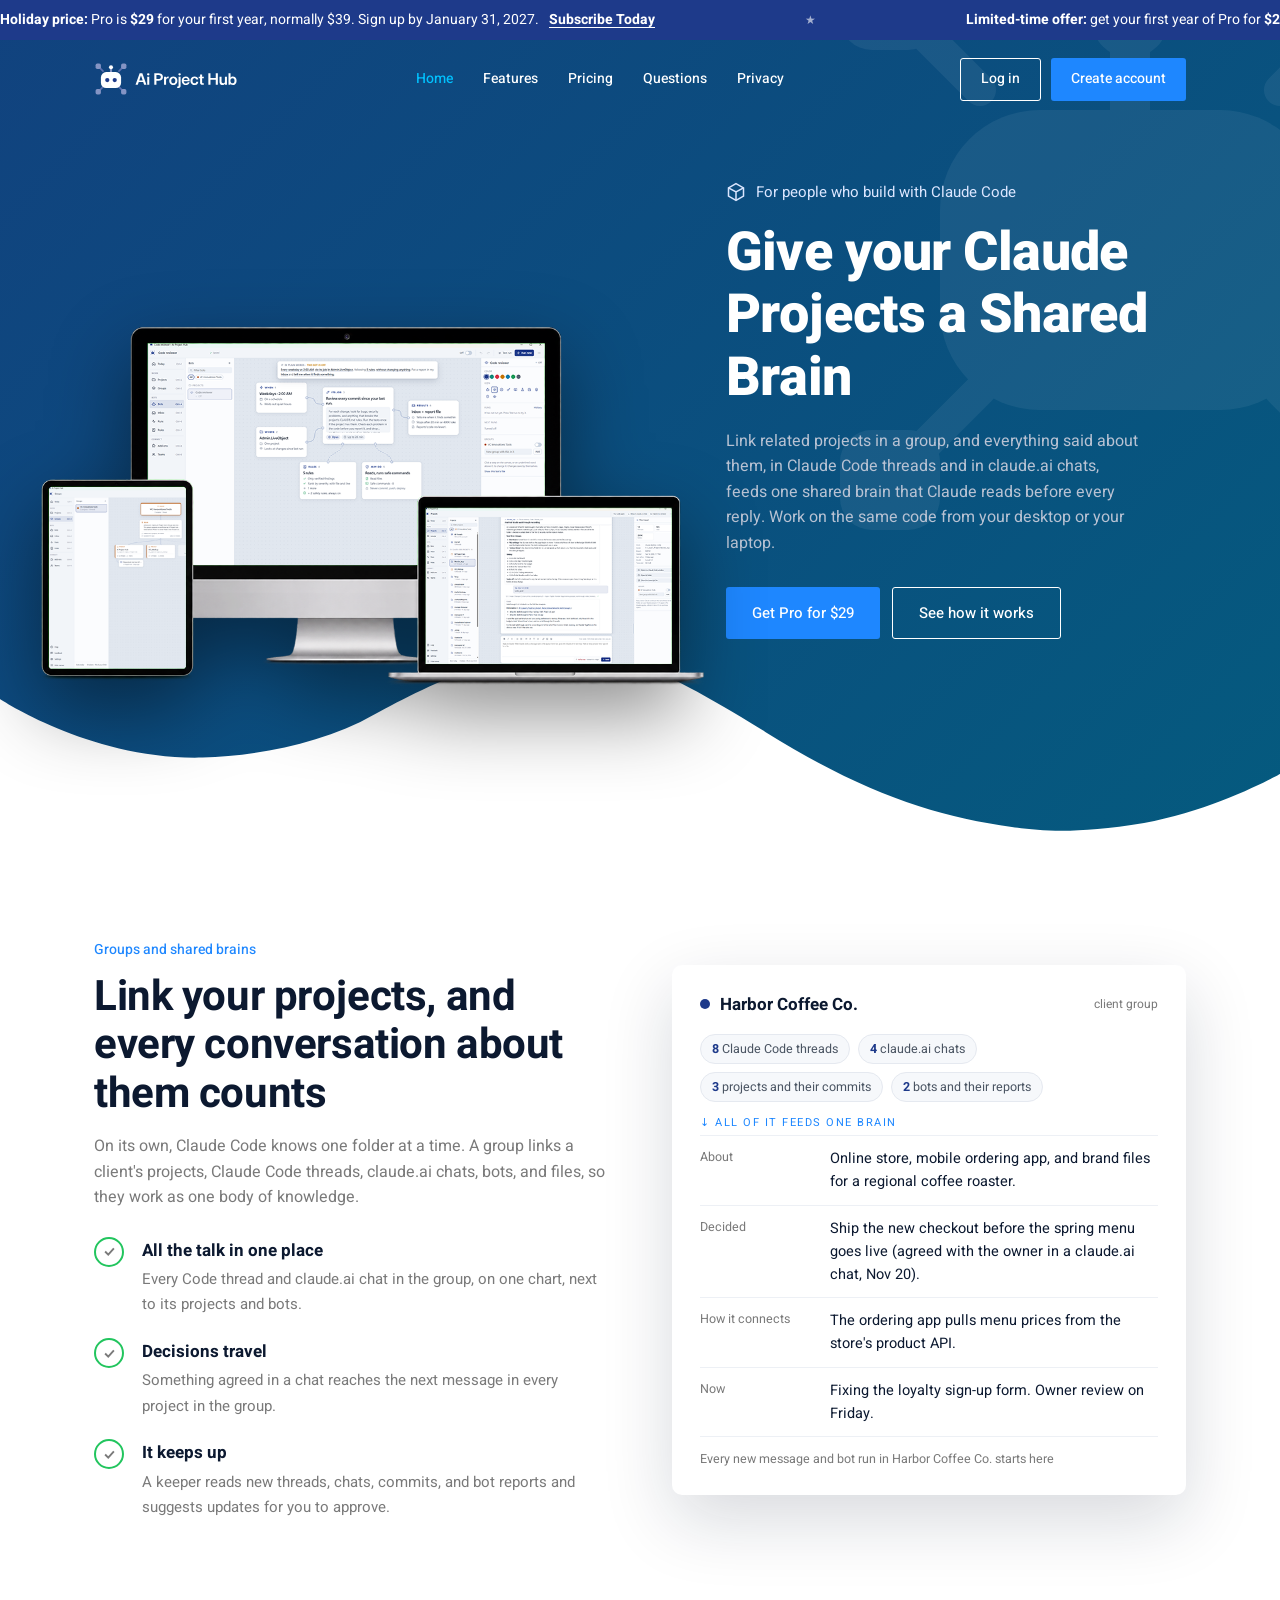
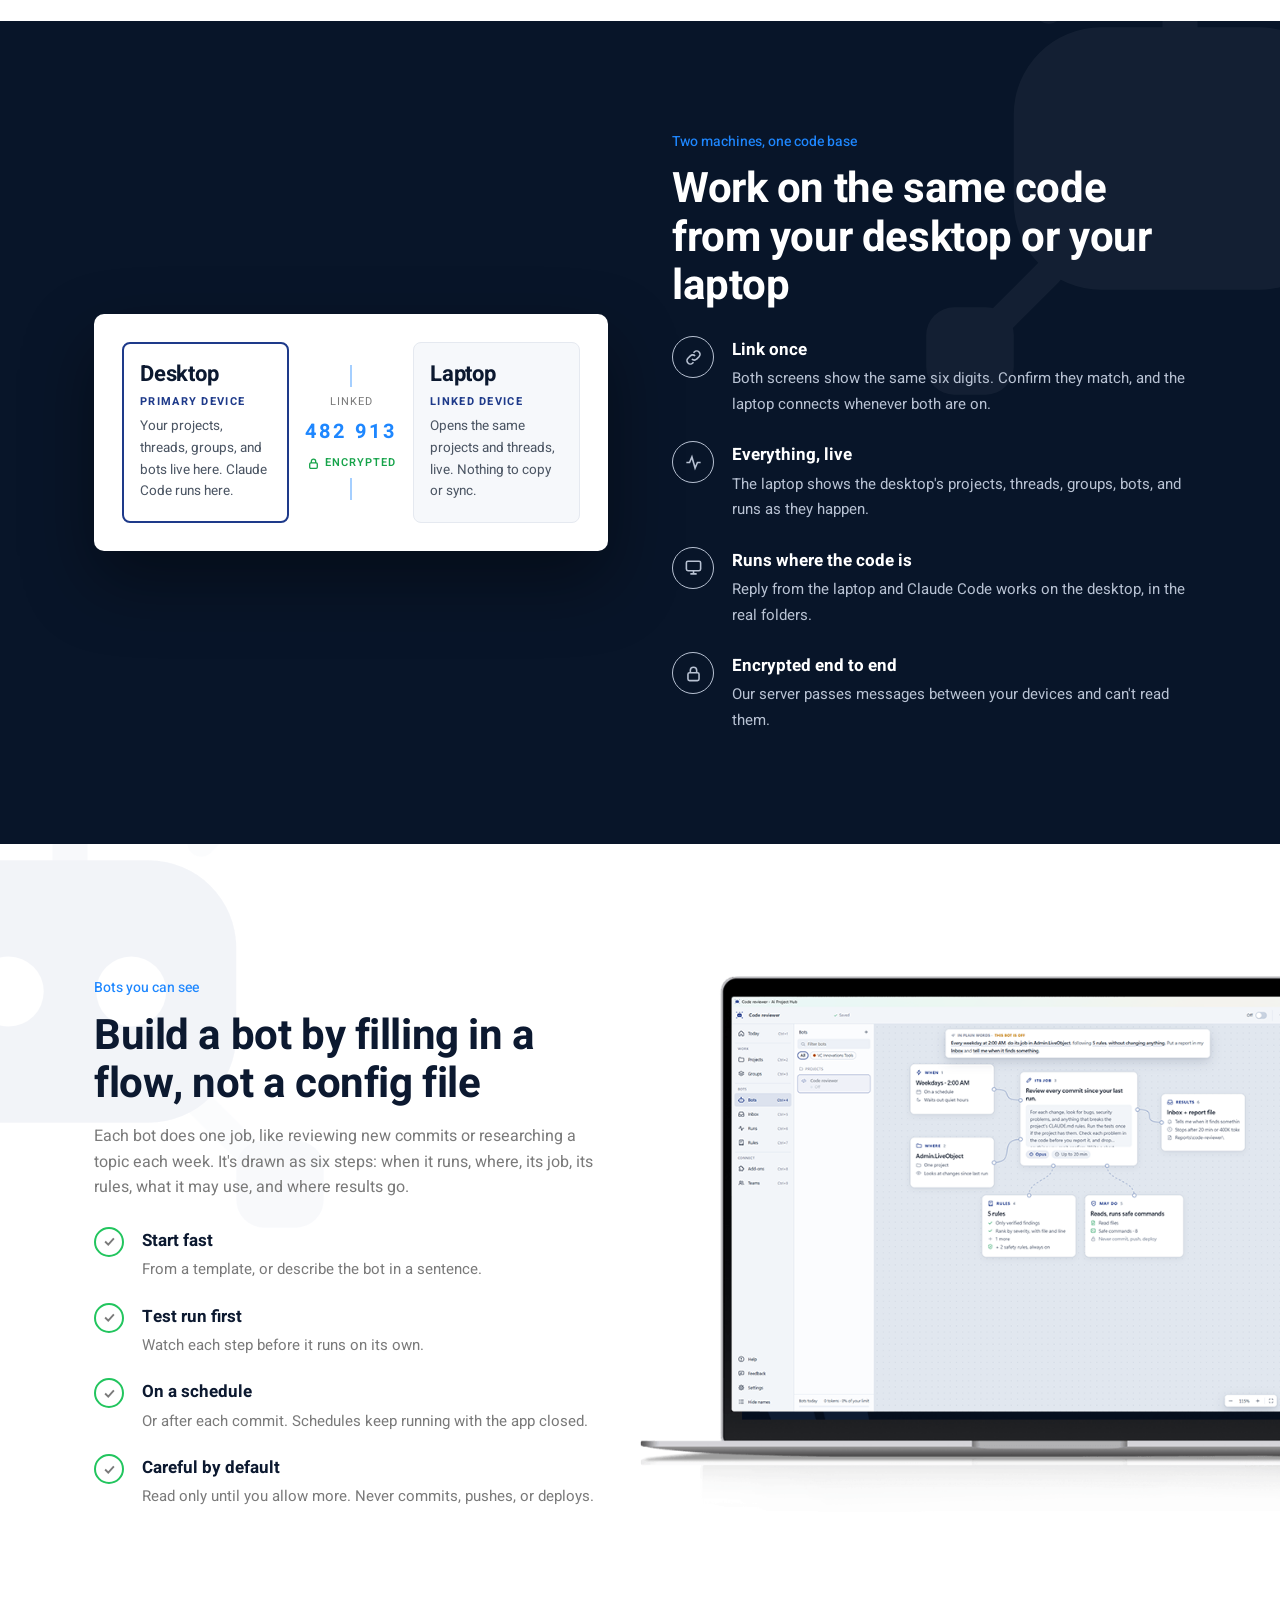
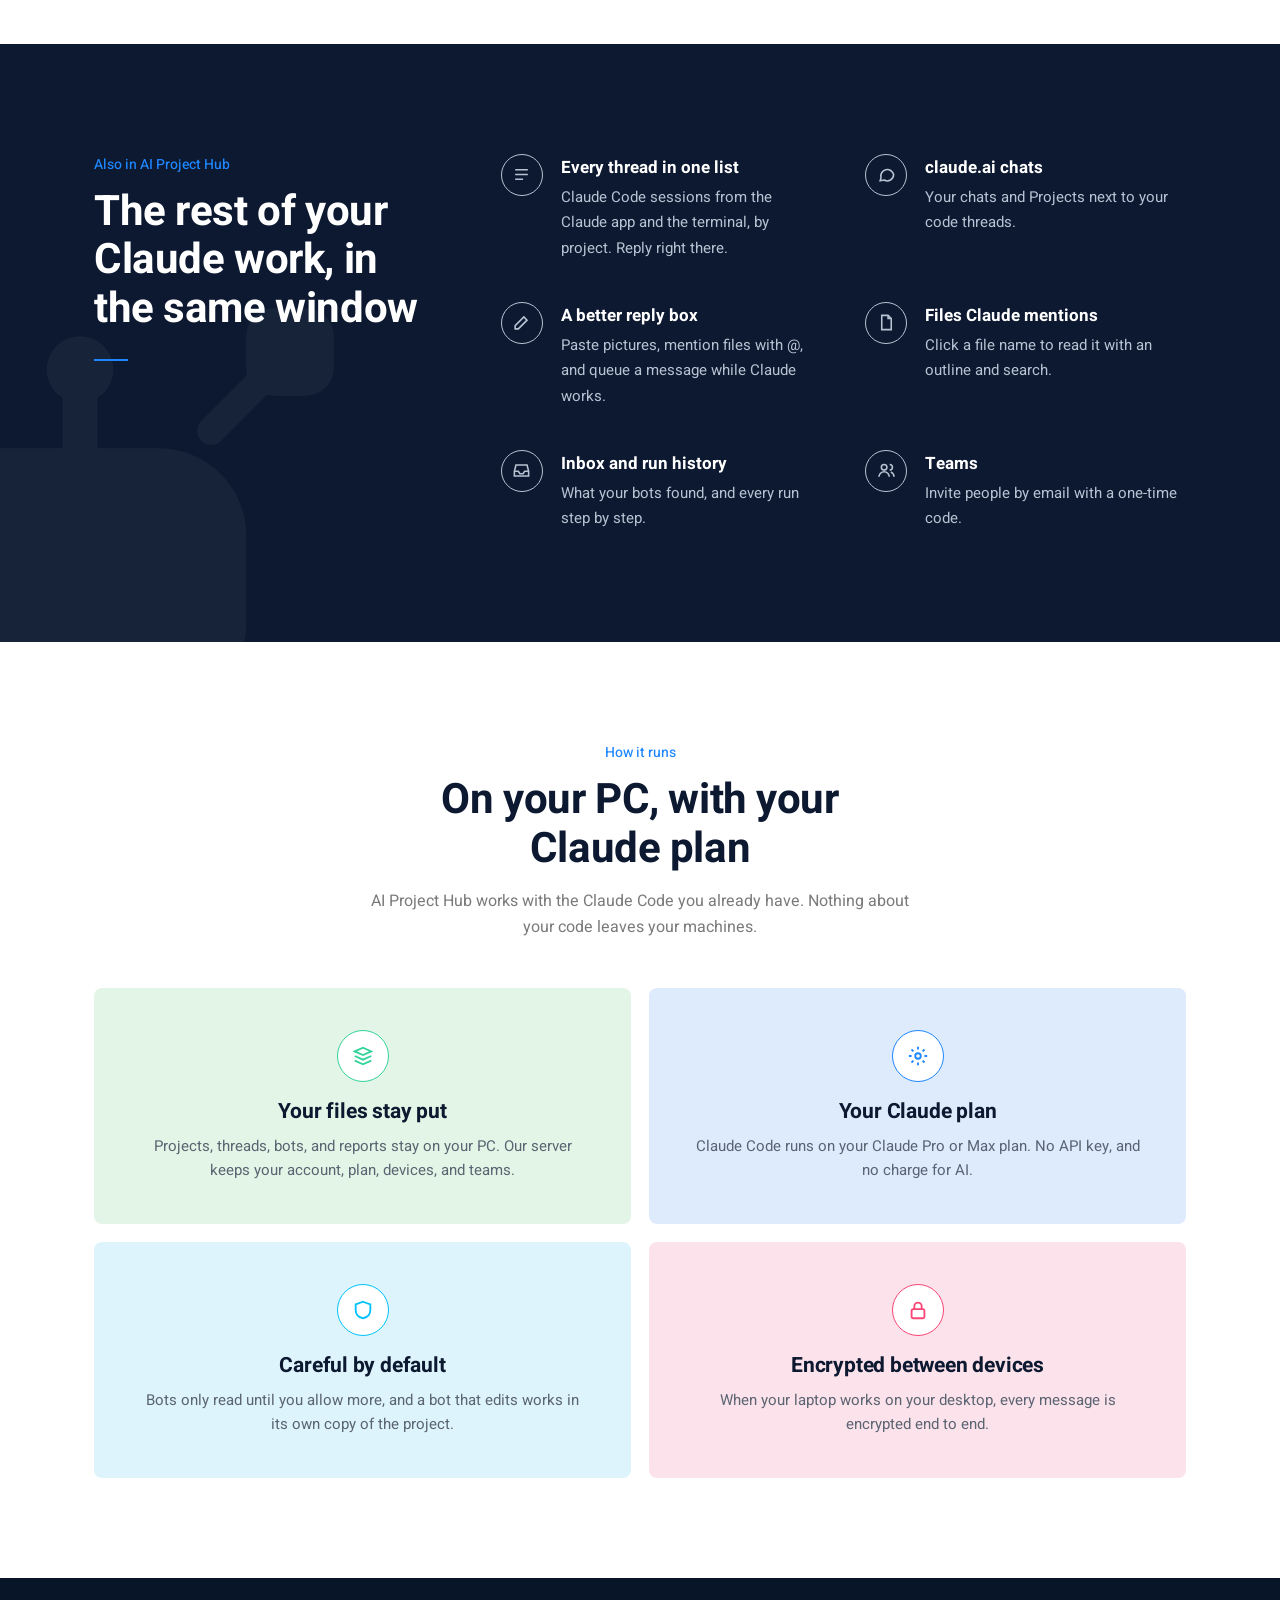
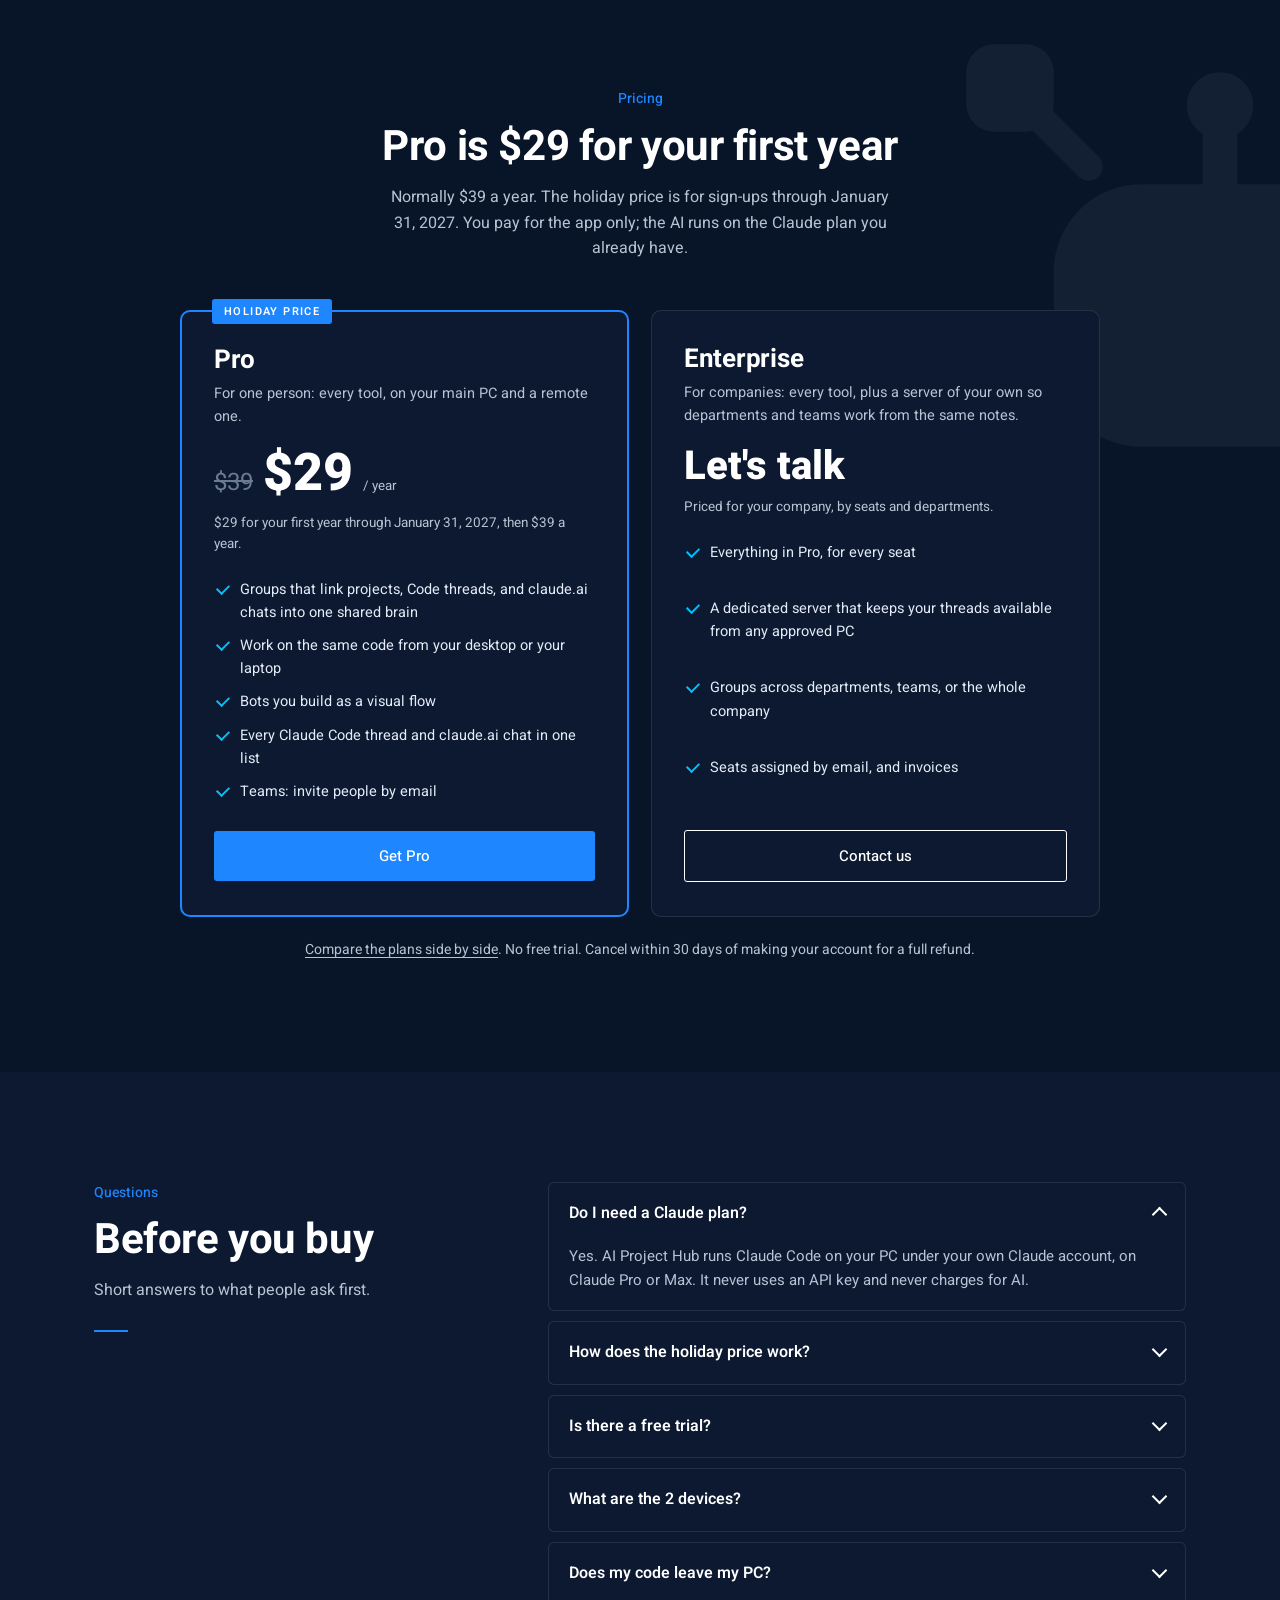
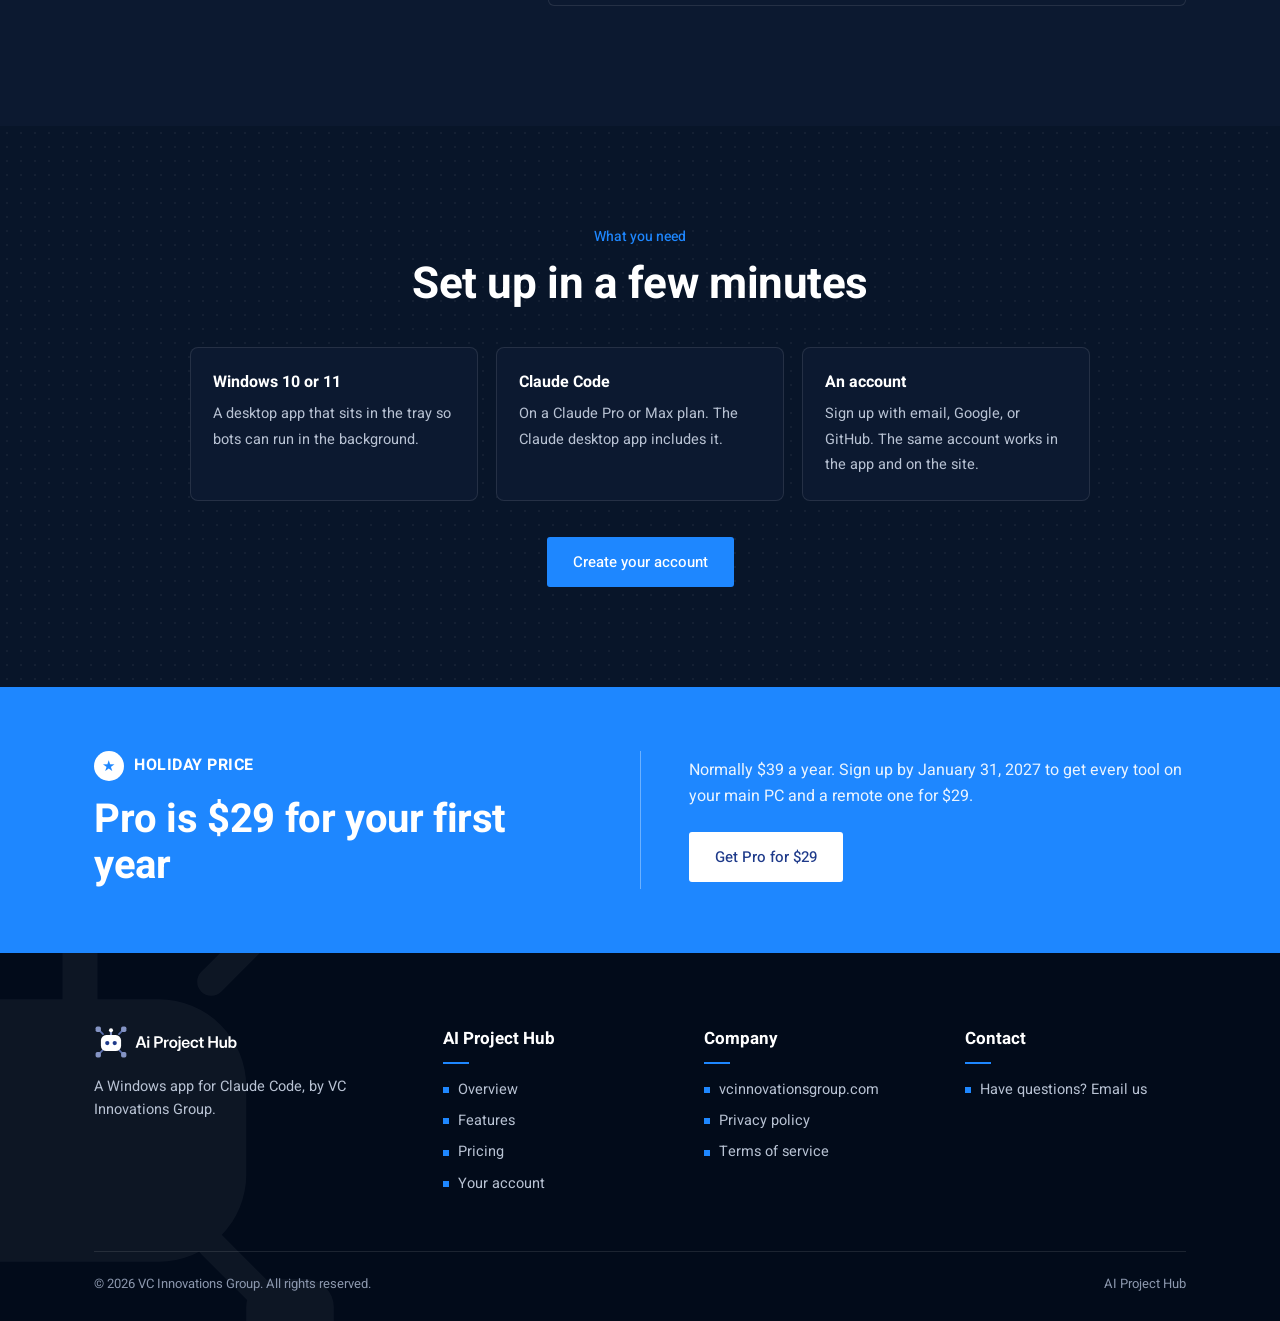
<file: index.html>
<!DOCTYPE html>
<html lang="en">
<head>
  <meta charset="UTF-8" />
  <meta name="viewport" content="width=device-width, initial-scale=1.0" />
  <!-- Google Search Console: proves getaiprojecthub.com is ours (needed for Google sign-in brand verification). Keep it. -->
  <meta name="google-site-verification" content="gZs-N-mG1hgnbAYeKJ3I3-_aKPQKovTtpEwuGJue6WQ" />
  <title>AI Project Hub · A shared brain for your Claude projects, on two machines</title>
  <meta name="description" content="AI Project Hub is a Windows app for Claude Code. Link projects in groups so Code threads and claude.ai chats feed one shared brain, work on the same code from your desktop or laptop, and build bots by drawing them. Pro is $29 for your first year through January 31, 2027." />
  <meta property="og:title" content="AI Project Hub · A shared brain for your Claude projects, on two machines" />
  <meta property="og:description" content="AI Project Hub is a Windows app for Claude Code. Link projects in groups so Code threads and claude.ai chats feed one shared brain, work on the same code from your desktop or laptop, and build bots by drawing them. Pro is $29 for your first year through January 31, 2027." />
  <meta property="og:type" content="website" />
  <meta property="og:image" content="https://getaiprojecthub.com/assets/brand/logo-mark-512.png" />
  <link rel="icon" href="/favicon.svg" type="image/svg+xml" />
  <link rel="icon" href="/assets/brand/favicon-32.png" type="image/png" sizes="32x32" />
  <link rel="apple-touch-icon" href="/assets/brand/favicon-180.png" />
  <link rel="preconnect" href="https://fonts.googleapis.com" />
  <link rel="preconnect" href="https://fonts.gstatic.com" crossorigin />
  <link href="https://fonts.googleapis.com/css2?family=Heebo:wght@400;500;600;700;800&display=swap" rel="stylesheet" />
  <link rel="stylesheet" href="/site.css" />
  <script src="/assets/bm-config.js"></script>
  <script type="module" src="/assets/bm-auth.js"></script>
</head>
<body>
<div class="topbar" role="region" aria-label="Holiday price"><div class="ticker"><span><b>Holiday price:</b>&nbsp;Pro is <b>&nbsp;$29&nbsp;</b> for your first year, normally $39. Sign up by January&nbsp;31,&nbsp;2027. <a href="/account/?buy=pro">Subscribe Today</a></span><span aria-hidden="true"><b>Limited-time offer:</b>&nbsp;get your first year of Pro for <b>&nbsp;$29</b>, with a 30-day money-back guarantee. <a href="/account/?buy=pro">Subscribe Today</a></span><span aria-hidden="true"><b>Holiday price:</b>&nbsp;Pro is <b>&nbsp;$29&nbsp;</b> for your first year, normally $39. Sign up by January&nbsp;31,&nbsp;2027. <a href="/account/?buy=pro">Subscribe Today</a></span><span aria-hidden="true"><b>Limited-time offer:</b>&nbsp;get your first year of Pro for <b>&nbsp;$29</b>, with a 30-day money-back guarantee. <a href="/account/?buy=pro">Subscribe Today</a></span><span aria-hidden="true"><b>Holiday price:</b>&nbsp;Pro is <b>&nbsp;$29&nbsp;</b> for your first year, normally $39. Sign up by January&nbsp;31,&nbsp;2027. <a href="/account/?buy=pro">Subscribe Today</a></span><span aria-hidden="true"><b>Limited-time offer:</b>&nbsp;get your first year of Pro for <b>&nbsp;$29</b>, with a 30-day money-back guarantee. <a href="/account/?buy=pro">Subscribe Today</a></span><span aria-hidden="true"><b>Holiday price:</b>&nbsp;Pro is <b>&nbsp;$29&nbsp;</b> for your first year, normally $39. Sign up by January&nbsp;31,&nbsp;2027. <a href="/account/?buy=pro">Subscribe Today</a></span><span aria-hidden="true"><b>Limited-time offer:</b>&nbsp;get your first year of Pro for <b>&nbsp;$29</b>, with a 30-day money-back guarantee. <a href="/account/?buy=pro">Subscribe Today</a></span></div></div>

<header>
  <div class="wrap nav">
    <a class="logo" href="/" aria-label="AI Project Hub, home"><img src="/assets/brand/logo-dark.svg" alt="AI Project Hub" width="273" height="64" /></a>
    <nav class="nav-links">
      <a href="/" class="on">Home</a><a href="/#features">Features</a><a href="/pricing/">Pricing</a><a href="/pricing/#faq">Questions</a><a href="/privacy.html">Privacy</a>
    </nav>
    <div class="nav-cta">
      <a class="btn btn-line" href="/account/login/" data-bm-account>Log in</a>
      <a class="btn btn-blue" href="/account/signup/" data-bm-signup>Create account</a>
    </div>
  </div>
</header>

<!-- The home page body (the Virtuware-style design, Nov 28). _build.py wraps it in the shared ticker, header, and footer
     and fills in 29, 39, January 31, 2027, January&nbsp;31,&nbsp;2027, 30, vfratto@vcinnovationsgroup.com. Styles: /site.css. -->
<!-- 1. hero -->
<section class="hero">
  <img class="wash" src="/assets/brand/logo-mark.svg" alt="" style="right:-170px;top:-120px;width:640px;height:640px" />
  <div class="wrap hero-grid">
    <div class="devices"><img src="/assets/shots/hero-devices.png" alt="AI Project Hub on a desktop, a tablet, and a laptop: a bot, a group, and a project" width="1080" height="724" /></div>
    <div>
      <div class="hero-tag"><svg viewBox="0 0 24 24" fill="none" stroke="currentColor" stroke-width="1.8"><path d="M12 2l9 5v10l-9 5-9-5V7z"/><path d="M12 22V12M21 7l-9 5-9-5"/></svg>For people who build with Claude Code</div>
      <h1>Give your Claude Projects a Shared Brain</h1>
      <p>Link related projects in a group, and everything said about them, in Claude Code threads and in claude.ai chats, feeds one shared brain that Claude reads before every reply. Work on the same code from your desktop or your laptop.</p>
      <div class="hero-ctas">
        <a class="btn btn-blue" href="/account/?buy=pro">Get Pro for $29</a>
        <a class="btn btn-line" href="#features">See how it works</a>
      </div>
    </div>
  </div>
  <svg class="wave" viewBox="0 0 1000 100" preserveAspectRatio="none" aria-hidden="true"><path fill="#ffffff" d="M790.5,93.1c-59.3-5.3-116.8-18-192.6-50c-29.6-12.7-76.9-31-100.5-35.9c-23.6-4.9-52.6-7.8-75.5-5.3c-10.2,1.1-22.6,1.4-50.1,7.4c-27.2,6.3-58.2,16.6-79.4,24.7c-41.3,15.9-94.9,21.9-134,22.6C72,58.2,0,25.8,0,25.8V100h1000V65.3c0,0-51.5,19.4-106.2,25.7C839.5,97,814.1,95.2,790.5,93.1z"/></svg>
</section>

<!-- 2. groups (the template's "Our Technology") -->
<section class="split" id="features">
  <div class="wrap split-grid">
    <div>
      <span class="kicker">Groups and shared brains</span>
      <h2>Link your projects, and every conversation about them counts</h2>
      <p class="lead">On its own, Claude Code knows one folder at a time. A group links a client's projects, Claude Code threads, claude.ai chats, bots, and files, so they work as one body of knowledge.</p>
      <ul class="checks">
        <li><span class="check"><svg viewBox="0 0 24 24" fill="none" stroke="currentColor" stroke-width="3"><path d="M5 12l5 5 9-10"/></svg></span><div><b>All the talk in one place</b><span>Every Code thread and claude.ai chat in the group, on one chart, next to its projects and bots.</span></div></li>
        <li><span class="check"><svg viewBox="0 0 24 24" fill="none" stroke="currentColor" stroke-width="3"><path d="M5 12l5 5 9-10"/></svg></span><div><b>Decisions travel</b><span>Something agreed in a chat reaches the next message in every project in the group.</span></div></li>
        <li><span class="check"><svg viewBox="0 0 24 24" fill="none" stroke="currentColor" stroke-width="3"><path d="M5 12l5 5 9-10"/></svg></span><div><b>It keeps up</b><span>A keeper reads new threads, chats, commits, and bot reports and suggests updates for you to approve.</span></div></li>
      </ul>
    </div>
    <div class="card-mock" aria-hidden="true">
      <div class="cm-head"><span class="dot"></span><b>Harbor Coffee Co.</b><small>client group</small></div>
      <div class="feeds"><span><b>8</b>Claude Code threads</span><span><b>4</b>claude.ai chats</span><span><b>3</b>projects and their commits</span><span><b>2</b>bots and their reports</span></div>
      <div class="cm-arrow">&darr; all of it feeds one brain</div>
      <div class="cm-row"><span>About</span><div>Online store, mobile ordering app, and brand files for a regional coffee roaster.</div></div>
      <div class="cm-row"><span>Decided</span><div>Ship the new checkout before the spring menu goes live (agreed with the owner in a claude.ai chat, Nov 20).</div></div>
      <div class="cm-row"><span>How it connects</span><div>The ordering app pulls menu prices from the store's product API.</div></div>
      <div class="cm-row"><span>Now</span><div>Fixing the loyalty sign-up form. Owner review on Friday.</div></div>
      <div class="cm-foot">Every new message and bot run in Harbor Coffee Co. starts here</div>
    </div>
  </div>
</section>

<!-- 3. two machines (the template's "Who we are" dark block) -->
<section class="dark">
  <img class="wash" src="/assets/brand/logo-mark.svg" alt="" style="right:-180px;top:-160px" />
  <div class="wrap dark-grid">
    <div class="pair" aria-hidden="true">
      <div class="pc home"><h3>Desktop</h3><em>Primary device</em><p>Your projects, threads, groups, and bots live here. Claude Code runs here.</p></div>
      <div class="link"><span>Linked</span><b>482 913</b><span class="lock"><svg viewBox="0 0 24 24" fill="none" stroke="currentColor" stroke-width="2.4"><rect x="5" y="11" width="14" height="10" rx="2"/><path d="M8 11V8a4 4 0 0 1 8 0v3"/></svg>Encrypted</span></div>
      <div class="pc"><h3>Laptop</h3><em>Linked device</em><p>Opens the same projects and threads, live. Nothing to copy or sync.</p></div>
    </div>
    <div>
      <span class="kicker">Two machines, one code base</span>
      <h2>Work on the same code from your desktop or your laptop</h2>
      <ul class="icon-list">
        <li><span class="ic c-green"><svg viewBox="0 0 24 24" fill="none" stroke="currentColor" stroke-width="2"><path d="M10 14a4 4 0 0 0 6 0l3-3a4 4 0 0 0-6-6l-1 1"/><path d="M14 10a4 4 0 0 0-6 0l-3 3a4 4 0 0 0 6 6l1-1"/></svg></span><div><b>Link once</b><span>Both screens show the same six digits. Confirm they match, and the laptop connects whenever both are on.</span></div></li>
        <li><span class="ic c-pink"><svg viewBox="0 0 24 24" fill="none" stroke="currentColor" stroke-width="2"><path d="M3 12h4l3-7 4 14 3-7h4"/></svg></span><div><b>Everything, live</b><span>The laptop shows the desktop's projects, threads, groups, bots, and runs as they happen.</span></div></li>
        <li><span class="ic c-blue"><svg viewBox="0 0 24 24" fill="none" stroke="currentColor" stroke-width="2"><rect x="3" y="4" width="18" height="12" rx="2"/><path d="M8 20h8M12 16v4"/></svg></span><div><b>Runs where the code is</b><span>Reply from the laptop and Claude Code works on the desktop, in the real folders.</span></div></li>
        <li><span class="ic c-cyan"><svg viewBox="0 0 24 24" fill="none" stroke="currentColor" stroke-width="2"><rect x="5" y="11" width="14" height="10" rx="2"/><path d="M8 11V8a4 4 0 0 1 8 0v3"/></svg></span><div><b>Encrypted end to end</b><span>Our server passes messages between your devices and can't read them.</span></div></li>
      </ul>
    </div>
  </div>
</section>

<!-- 4. bots (the template's full-width band) -->
<section class="offset">
  <img class="wash light" src="/assets/brand/logo-mark.svg" alt="" style="left:-210px;top:-150px" />
  <div class="wrap offset-grid">
    <div class="offset-text">
      <span class="kicker">Bots you can see</span>
      <h2>Build a bot by filling in a flow, not a config file</h2>
      <p class="lead">Each bot does one job, like reviewing new commits or researching a topic each week. It's drawn as six steps: when it runs, where, its job, its rules, what it may use, and where results go.</p>
      <ul class="checks">
        <li><span class="check"><svg viewBox="0 0 24 24" fill="none" stroke="currentColor" stroke-width="3"><path d="M5 12l5 5 9-10"/></svg></span><div><b>Start fast</b><span>From a template, or describe the bot in a sentence.</span></div></li>
        <li><span class="check"><svg viewBox="0 0 24 24" fill="none" stroke="currentColor" stroke-width="3"><path d="M5 12l5 5 9-10"/></svg></span><div><b>Test run first</b><span>Watch each step before it runs on its own.</span></div></li>
        <li><span class="check"><svg viewBox="0 0 24 24" fill="none" stroke="currentColor" stroke-width="3"><path d="M5 12l5 5 9-10"/></svg></span><div><b>On a schedule</b><span>Or after each commit. Schedules keep running with the app closed.</span></div></li>
        <li><span class="check"><svg viewBox="0 0 24 24" fill="none" stroke="currentColor" stroke-width="3"><path d="M5 12l5 5 9-10"/></svg></span><div><b>Careful by default</b><span>Read only until you allow more. Never commits, pushes, or deploys.</span></div></li>
      </ul>
    </div>
  </div>
  <div class="offset-img"><img src="/assets/shots/laptop-large.png" alt="A code reviewer bot in AI Project Hub on a laptop, drawn as six steps with a plain sentence above it" width="995" height="651" loading="lazy" /></div>
</section>

<!-- 5. also in the app (the template's six-up grid) -->
<section class="dark alt">
  <img class="wash" src="/assets/brand/logo-mark.svg" alt="" style="left:-200px;bottom:-200px" />
  <div class="wrap six">
    <div>
      <span class="kicker">Also in AI Project Hub</span>
      <h2>The rest of your Claude work, in the same window</h2>
      <div class="underline"></div>
    </div>
    <div class="six-items">
      <div><span class="ic c-green"><svg viewBox="0 0 24 24" fill="none" stroke="currentColor" stroke-width="2"><path d="M4 6h16M4 12h16M4 18h10"/></svg></span><p><b>Every thread in one list</b><span>Claude Code sessions from the Claude app and the terminal, by project. Reply right there.</span></p></div>
      <div><span class="ic c-pink"><svg viewBox="0 0 24 24" fill="none" stroke="currentColor" stroke-width="2"><path d="M21 12a8 8 0 0 1-12 7l-5 1 1-4a8 8 0 1 1 16-4z"/></svg></span><p><b>claude.ai chats</b><span>Your chats and Projects next to your code threads.</span></p></div>
      <div><span class="ic c-blue"><svg viewBox="0 0 24 24" fill="none" stroke="currentColor" stroke-width="2"><path d="M4 20h4l11-11-4-4L4 16z"/></svg></span><p><b>A better reply box</b><span>Paste pictures, mention files with @, and queue a message while Claude works.</span></p></div>
      <div><span class="ic c-cyan"><svg viewBox="0 0 24 24" fill="none" stroke="currentColor" stroke-width="2"><path d="M14 3H6v18h12V7z"/><path d="M14 3v4h4"/></svg></span><p><b>Files Claude mentions</b><span>Click a file name to read it with an outline and search.</span></p></div>
      <div><span class="ic c-gold"><svg viewBox="0 0 24 24" fill="none" stroke="currentColor" stroke-width="2"><path d="M3 13h5l2 3h4l2-3h5"/><path d="M5 5h14l2 8v6H3v-6z"/></svg></span><p><b>Inbox and run history</b><span>What your bots found, and every run step by step.</span></p></div>
      <div><span class="ic c-violet"><svg viewBox="0 0 24 24" fill="none" stroke="currentColor" stroke-width="2"><circle cx="9" cy="8" r="3.5"/><path d="M2.5 20a6.5 6.5 0 0 1 13 0"/><path d="M16 4.5a3.5 3.5 0 0 1 0 7M21.5 20a6.5 6.5 0 0 0-4-6"/></svg></span><p><b>Teams</b><span>Invite people by email with a one-time code.</span></p></div>
    </div>
  </div>
</section>

<!-- 6. how it runs (the template's four pastel cards) -->
<section class="why">
  <div class="wrap">
    <span class="kicker">How it runs</span>
    <h2>On your PC, with your Claude plan</h2>
    <p>AI Project Hub works with the Claude Code you already have. Nothing about your code leaves your machines.</p>
    <div class="why-grid">
      <div class="why-card p-green"><span class="ic c-green"><svg viewBox="0 0 24 24" fill="none" stroke="currentColor" stroke-width="2"><path d="M3 7l9-4 9 4-9 4z"/><path d="M3 12l9 4 9-4M3 17l9 4 9-4"/></svg></span><h3>Your files stay put</h3><p>Projects, threads, bots, and reports stay on your PC. Our server keeps your account, plan, devices, and teams.</p></div>
      <div class="why-card p-blue"><span class="ic c-blue"><svg viewBox="0 0 24 24" fill="none" stroke="currentColor" stroke-width="2"><circle cx="12" cy="12" r="3"/><path d="M12 2v3M12 19v3M2 12h3M19 12h3M4.9 4.9l2.1 2.1M17 17l2.1 2.1M4.9 19.1L7 17M17 7l2.1-2.1"/></svg></span><h3>Your Claude plan</h3><p>Claude Code runs on your Claude Pro or Max plan. No API key, and no charge for AI.</p></div>
      <div class="why-card p-cyan"><span class="ic c-cyan"><svg viewBox="0 0 24 24" fill="none" stroke="currentColor" stroke-width="2"><path d="M12 3l8 3v6c0 5-3.5 8-8 9-4.5-1-8-4-8-9V6z"/></svg></span><h3>Careful by default</h3><p>Bots only read until you allow more, and a bot that edits works in its own copy of the project.</p></div>
      <div class="why-card p-pink"><span class="ic c-pink"><svg viewBox="0 0 24 24" fill="none" stroke="currentColor" stroke-width="2"><rect x="5" y="11" width="14" height="10" rx="2"/><path d="M8 11V8a4 4 0 0 1 8 0v3"/></svg></span><h3>Encrypted between devices</h3><p>When your laptop works on your desktop, every message is encrypted end to end.</p></div>
    </div>
  </div>
</section>

<!-- 7. pricing (dark) -->
<section class="dark" id="pricing" style="text-align:center">
  <img class="wash" src="/assets/brand/logo-mark.svg" alt="" style="right:-220px;top:40px" />
  <div class="wrap" style="position:relative">
    <span class="kicker">Pricing</span>
    <h2>Pro is $29 for your first year</h2>
    <p style="max-width:58ch;margin:14px auto 0">Normally $39 a year. The holiday price is for sign-ups through January 31, 2027. You pay for the app only; the AI runs on the Claude plan you already have.</p>
    <div class="plans">
      <div class="plan main">
        <span class="tag">Holiday price</span>
        <h3>Pro</h3>
        <p class="for">For one person: every tool, on your main PC and a remote one.</p>
        <div class="price"><s>$39</s><strong>$29</strong><small>/ year</small></div>
        <p class="sub">$29 for your first year through January 31, 2027, then $39 a year.</p>
        <ul>
          <li>Groups that link projects, Code threads, and claude.ai chats into one shared brain</li>
          <li>Work on the same code from your desktop or your laptop</li>
          <li>Bots you build as a visual flow</li>
          <li>Every Claude Code thread and claude.ai chat in one list</li>
          <li>Teams: invite people by email</li>
        </ul>
        <a class="btn btn-blue" href="/account/?buy=pro">Get Pro</a>
      </div>
      <div class="plan">
        <h3>Enterprise</h3>
        <p class="for">For companies: every tool, plus a server of your own so departments and teams work from the same notes.</p>
        <div class="price"><strong style="font-size:40px">Let's talk</strong></div>
        <p class="sub">Priced for your company, by seats and departments.</p>
        <ul>
          <li>Everything in Pro, for every seat</li>
          <li>A dedicated server that keeps your threads available from any approved PC</li>
          <li>Groups across departments, teams, or the whole company</li>
          <li>Seats assigned by email, and invoices</li>
        </ul>
        <a class="btn btn-line" href="mailto:vfratto@vcinnovationsgroup.com?subject=AI%20Project%20Hub%20Enterprise">Contact us</a>
      </div>
    </div>
    <p class="note"><a href="/pricing/" style="text-decoration:underline;text-underline-offset:3px">Compare the plans side by side</a>. No free trial. Cancel within 30 days of making your account for a full refund.</p>
  </div>
</section>

<!-- 8. questions (the template's FAQ) -->
<section class="dark alt" id="faq">
  <div class="wrap faq-grid">
    <div>
      <span class="kicker">Questions</span>
      <h2>Before you buy</h2>
      <p style="margin-top:14px">Short answers to what people ask first.</p>
      <div class="underline"></div>
    </div>
    <div class="faq">
      <details open><summary>Do I need a Claude plan?</summary><p>Yes. AI Project Hub runs Claude Code on your PC under your own Claude account, on Claude Pro or Max. It never uses an API key and never charges for AI.</p></details>
      <details><summary>How does the holiday price work?</summary><p>Sign up for Pro by January 31, 2027 and your first year is $29. It renews at $39 a year.</p></details>
      <details><summary>Is there a free trial?</summary><p>No. If you cancel within 30 days of making your account, you get a full refund.</p></details>
      <details><summary>What are the 2 devices?</summary><p>Your main PC and a remote one, like a laptop. Link them once and the laptop can use everything on the main PC.</p></details>
      <details><summary>Does my code leave my PC?</summary><p>On Pro, no. Our server keeps only your account, plan, devices, and teams. Messages between your devices are encrypted end to end.</p></details>
    </div>
  </div>
</section>

<!-- 9. get started (the template's "Grow your business") -->
<section class="start">
  <div class="wrap">
    <span class="kicker">What you need</span>
    <h2>Set up in a few minutes</h2>
    <div class="need">
      <div><b>Windows 10 or 11</b><span>A desktop app that sits in the tray so bots can run in the background.</span></div>
      <div><b>Claude Code</b><span>On a Claude Pro or Max plan. The Claude desktop app includes it.</span></div>
      <div><b>An account</b><span>Sign up with email, Google, or GitHub. The same account works in the app and on the site.</span></div>
    </div>
    <a class="btn btn-blue" href="/account/signup/">Create your account</a>
  </div>
</section>

<!-- 10. promo band (the template's "Save 40%") -->
<section class="promo">
  <div class="wrap promo-grid">
    <div>
      <div class="badge"><i>&#9733;</i>HOLIDAY PRICE</div>
      <h2>Pro is $29 for your first year</h2>
    </div>
    <div class="rule"></div>
    <div>
      <p>Normally $39 a year. Sign up by January 31, 2027 to get every tool on your main PC and a remote one for $29.</p>
      <a class="btn btn-white" href="/account/?buy=pro">Get Pro for $29</a>
    </div>
  </div>
</section>


<footer>
  <img class="wash" src="/assets/brand/logo-mark.svg" alt="" style="left:-200px;top:-120px" />
  <div class="wrap">
    <div class="f-grid">
      <div><img src="/assets/brand/logo-dark.svg" alt="AI Project Hub" width="273" height="64" /><p>A Windows app for Claude Code, by VC Innovations Group.</p></div>
      <div><h4>AI Project Hub</h4><a href="/">Overview</a><a href="/#features">Features</a><a href="/pricing/">Pricing</a><a href="/account/">Your account</a></div>
      <div><h4>Company</h4><a href="https://vcinnovationsgroup.com/">vcinnovationsgroup.com</a><a href="/privacy.html">Privacy policy</a><a href="/terms.html">Terms of service</a></div>
      <div><h4>Contact</h4><a href="mailto:vfratto@vcinnovationsgroup.com?subject=AI%20Project%20Hub%20question">Have questions? Email us</a></div>
    </div>
    <div class="f-bottom"><span>&copy; 2026 VC Innovations Group. All rights reserved.</span><span>AI Project Hub</span></div>
  </div>
</footer>
</body>
</html>
</file>
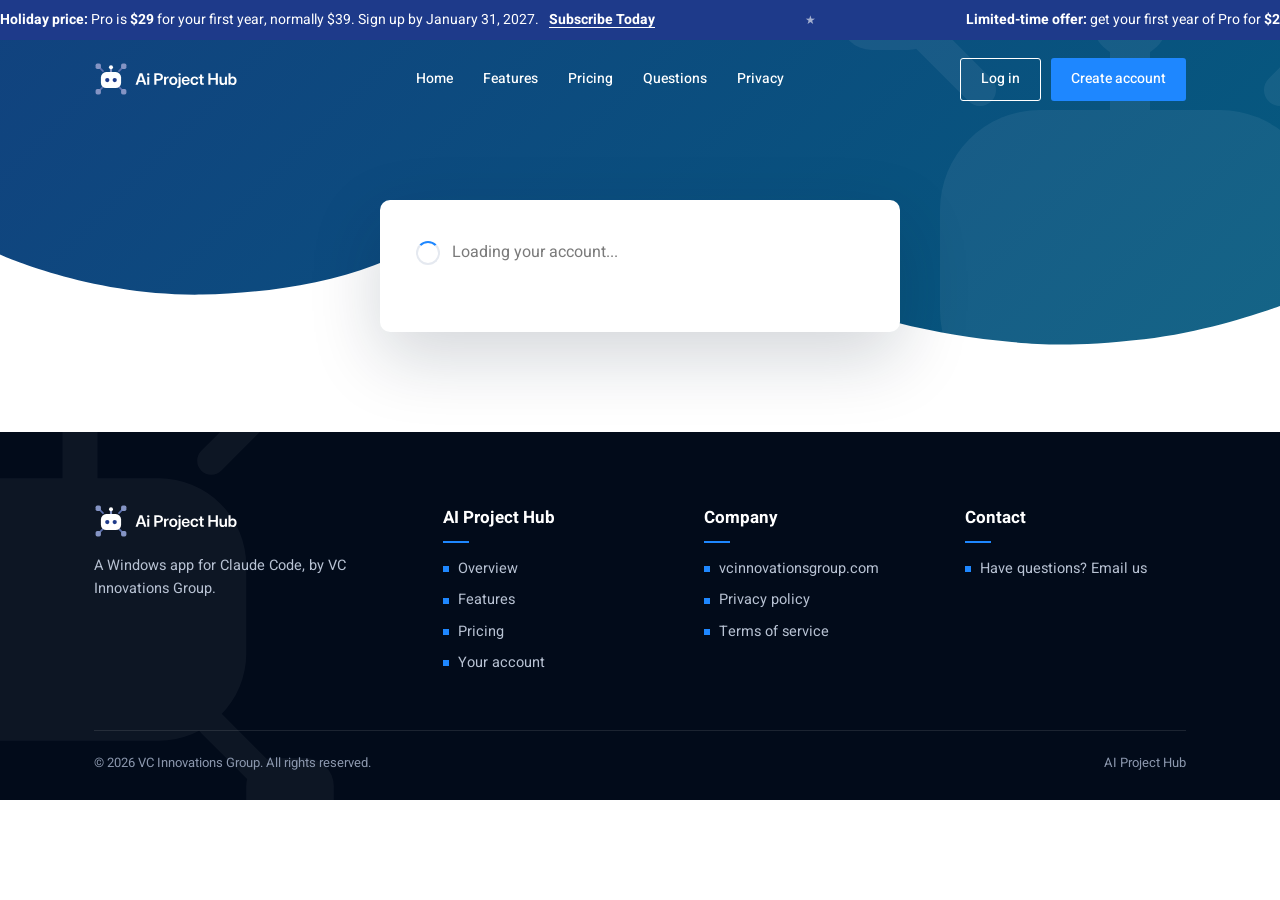
<file: account/index.html>
<!DOCTYPE html>
<html lang="en">
<head>
  <meta charset="UTF-8" />
  <meta name="viewport" content="width=device-width, initial-scale=1.0" />
  <!-- Google Search Console: proves getaiprojecthub.com is ours (needed for Google sign-in brand verification). Keep it. -->
  <meta name="google-site-verification" content="gZs-N-mG1hgnbAYeKJ3I3-_aKPQKovTtpEwuGJue6WQ" />
  <title>Your AI Project Hub account</title>
  <meta name="description" content="Your AI Project Hub account: plan, PCs, and sign-in." />
  <meta property="og:title" content="Your AI Project Hub account" />
  <meta property="og:description" content="Your AI Project Hub account: plan, PCs, and sign-in." />
  <meta property="og:type" content="website" />
  <meta property="og:image" content="https://getaiprojecthub.com/assets/brand/logo-mark-512.png" />
  <link rel="icon" href="/favicon.svg" type="image/svg+xml" />
  <link rel="icon" href="/assets/brand/favicon-32.png" type="image/png" sizes="32x32" />
  <link rel="apple-touch-icon" href="/assets/brand/favicon-180.png" />
  <link rel="preconnect" href="https://fonts.googleapis.com" />
  <link rel="preconnect" href="https://fonts.gstatic.com" crossorigin />
  <link href="https://fonts.googleapis.com/css2?family=Heebo:wght@400;500;600;700;800&display=swap" rel="stylesheet" />
  <link rel="stylesheet" href="/site.css" />
  <script src="/assets/bm-config.js"></script>
  <script type="module" src="/assets/bm-auth.js"></script>
</head>
<body>
<div class="topbar" role="region" aria-label="Holiday price"><div class="ticker"><span><b>Holiday price:</b>&nbsp;Pro is <b>&nbsp;$29&nbsp;</b> for your first year, normally $39. Sign up by January&nbsp;31,&nbsp;2027. <a href="/account/?buy=pro">Subscribe Today</a></span><span aria-hidden="true"><b>Limited-time offer:</b>&nbsp;get your first year of Pro for <b>&nbsp;$29</b>, with a 30-day money-back guarantee. <a href="/account/?buy=pro">Subscribe Today</a></span><span aria-hidden="true"><b>Holiday price:</b>&nbsp;Pro is <b>&nbsp;$29&nbsp;</b> for your first year, normally $39. Sign up by January&nbsp;31,&nbsp;2027. <a href="/account/?buy=pro">Subscribe Today</a></span><span aria-hidden="true"><b>Limited-time offer:</b>&nbsp;get your first year of Pro for <b>&nbsp;$29</b>, with a 30-day money-back guarantee. <a href="/account/?buy=pro">Subscribe Today</a></span><span aria-hidden="true"><b>Holiday price:</b>&nbsp;Pro is <b>&nbsp;$29&nbsp;</b> for your first year, normally $39. Sign up by January&nbsp;31,&nbsp;2027. <a href="/account/?buy=pro">Subscribe Today</a></span><span aria-hidden="true"><b>Limited-time offer:</b>&nbsp;get your first year of Pro for <b>&nbsp;$29</b>, with a 30-day money-back guarantee. <a href="/account/?buy=pro">Subscribe Today</a></span><span aria-hidden="true"><b>Holiday price:</b>&nbsp;Pro is <b>&nbsp;$29&nbsp;</b> for your first year, normally $39. Sign up by January&nbsp;31,&nbsp;2027. <a href="/account/?buy=pro">Subscribe Today</a></span><span aria-hidden="true"><b>Limited-time offer:</b>&nbsp;get your first year of Pro for <b>&nbsp;$29</b>, with a 30-day money-back guarantee. <a href="/account/?buy=pro">Subscribe Today</a></span></div></div>

<header>
  <div class="wrap nav">
    <a class="logo" href="/" aria-label="AI Project Hub, home"><img src="/assets/brand/logo-dark.svg" alt="AI Project Hub" width="273" height="64" /></a>
    <nav class="nav-links">
      <a href="/">Home</a><a href="/#features">Features</a><a href="/pricing/">Pricing</a><a href="/pricing/#faq">Questions</a><a href="/privacy.html">Privacy</a>
    </nav>
    <div class="nav-cta">
      <a class="btn btn-line" href="/account/login/" data-bm-account>Log in</a>
      <a class="btn btn-blue" href="/account/signup/" data-bm-signup>Create account</a>
    </div>
  </div>
</header>


<section class="page-hero bare">
  <img class="wash" src="/assets/brand/logo-mark.svg" alt="" style="right:-170px;top:-120px;width:640px;height:640px;opacity:.06" />
  <div class="wrap">
  </div>
  <svg class="wave" viewBox="0 0 1000 100" preserveAspectRatio="none" aria-hidden="true"><path fill="#ffffff" d="M790.5,93.1c-59.3-5.3-116.8-18-192.6-50c-29.6-12.7-76.9-31-100.5-35.9c-23.6-4.9-52.6-7.8-75.5-5.3c-10.2,1.1-22.6,1.4-50.1,7.4c-27.2,6.3-58.2,16.6-79.4,24.7c-41.3,15.9-94.9,21.9-134,22.6C72,58.2,0,25.8,0,25.8V100h1000V65.3c0,0-51.5,19.4-106.2,25.7C839.5,97,814.1,95.2,790.5,93.1z"/></svg>
</section>
  <main class="acct">
  <div class="acct-card" data-bm-page="account">
    <p id="bm-gate" class="acct-sub">Loading your account...</p>
    <div id="bm-account" style="display:none">
      <span class="kicker">Your account</span>
      <h1 id="acct-name"></h1>
      <p class="acct-sub" id="acct-email"></p>
      <h2 class="acct-section">Plan</h2>
      <dl class="acct-facts">
        <dt>Plan</dt><dd id="acct-plan"></dd>
        <dt>Status</dt><dd id="acct-status"></dd>
        <dt id="acct-renew-row">Renews</dt><dd id="acct-renew"></dd>
        <dt id="acct-refund-row">Full refund</dt><dd id="acct-refund"></dd>
        <dt>PCs</dt><dd id="acct-devices"></dd>
      </dl>
      <ul class="acct-pcs" id="acct-pcs"></ul>
      <div class="acct-billing" id="acct-billing" style="display:none">
        <div id="bm-bill-alert" class="alert" role="status" aria-live="polite"></div>
        <p class="acct-sub" id="acct-bill-text"></p>
        <button type="button" class="btn btn-primary" id="bm-buy" style="display:none">Get Pro</button>
        <button type="button" class="btn btn-ghost" id="bm-manage" style="display:none">Manage billing</button>
      </div>
      <h2 class="acct-section">Sign-in</h2>
      <dl class="acct-facts">
        <dt>Signs in with</dt><dd id="acct-provider"></dd>
        <dt>Member since</dt><dd id="acct-since"></dd>
      </dl>
      <div class="acct-note" style="margin-bottom:22px"><b>No free trial.</b> Cancel within 30 days of making your account for a full refund. Payments are handled by Stripe; we never see or keep your card.</div>
      <button type="button" class="btn btn-ghost" id="bm-signout">Sign out</button>
    </div>
  </div>
  </main>

<footer>
  <img class="wash" src="/assets/brand/logo-mark.svg" alt="" style="left:-200px;top:-120px" />
  <div class="wrap">
    <div class="f-grid">
      <div><img src="/assets/brand/logo-dark.svg" alt="AI Project Hub" width="273" height="64" /><p>A Windows app for Claude Code, by VC Innovations Group.</p></div>
      <div><h4>AI Project Hub</h4><a href="/">Overview</a><a href="/#features">Features</a><a href="/pricing/">Pricing</a><a href="/account/">Your account</a></div>
      <div><h4>Company</h4><a href="https://vcinnovationsgroup.com/">vcinnovationsgroup.com</a><a href="/privacy.html">Privacy policy</a><a href="/terms.html">Terms of service</a></div>
      <div><h4>Contact</h4><a href="mailto:vfratto@vcinnovationsgroup.com?subject=AI%20Project%20Hub%20question">Have questions? Email us</a></div>
    </div>
    <div class="f-bottom"><span>&copy; 2026 VC Innovations Group. All rights reserved.</span><span>AI Project Hub</span></div>
  </div>
</footer>
</body>
</html>
</file>
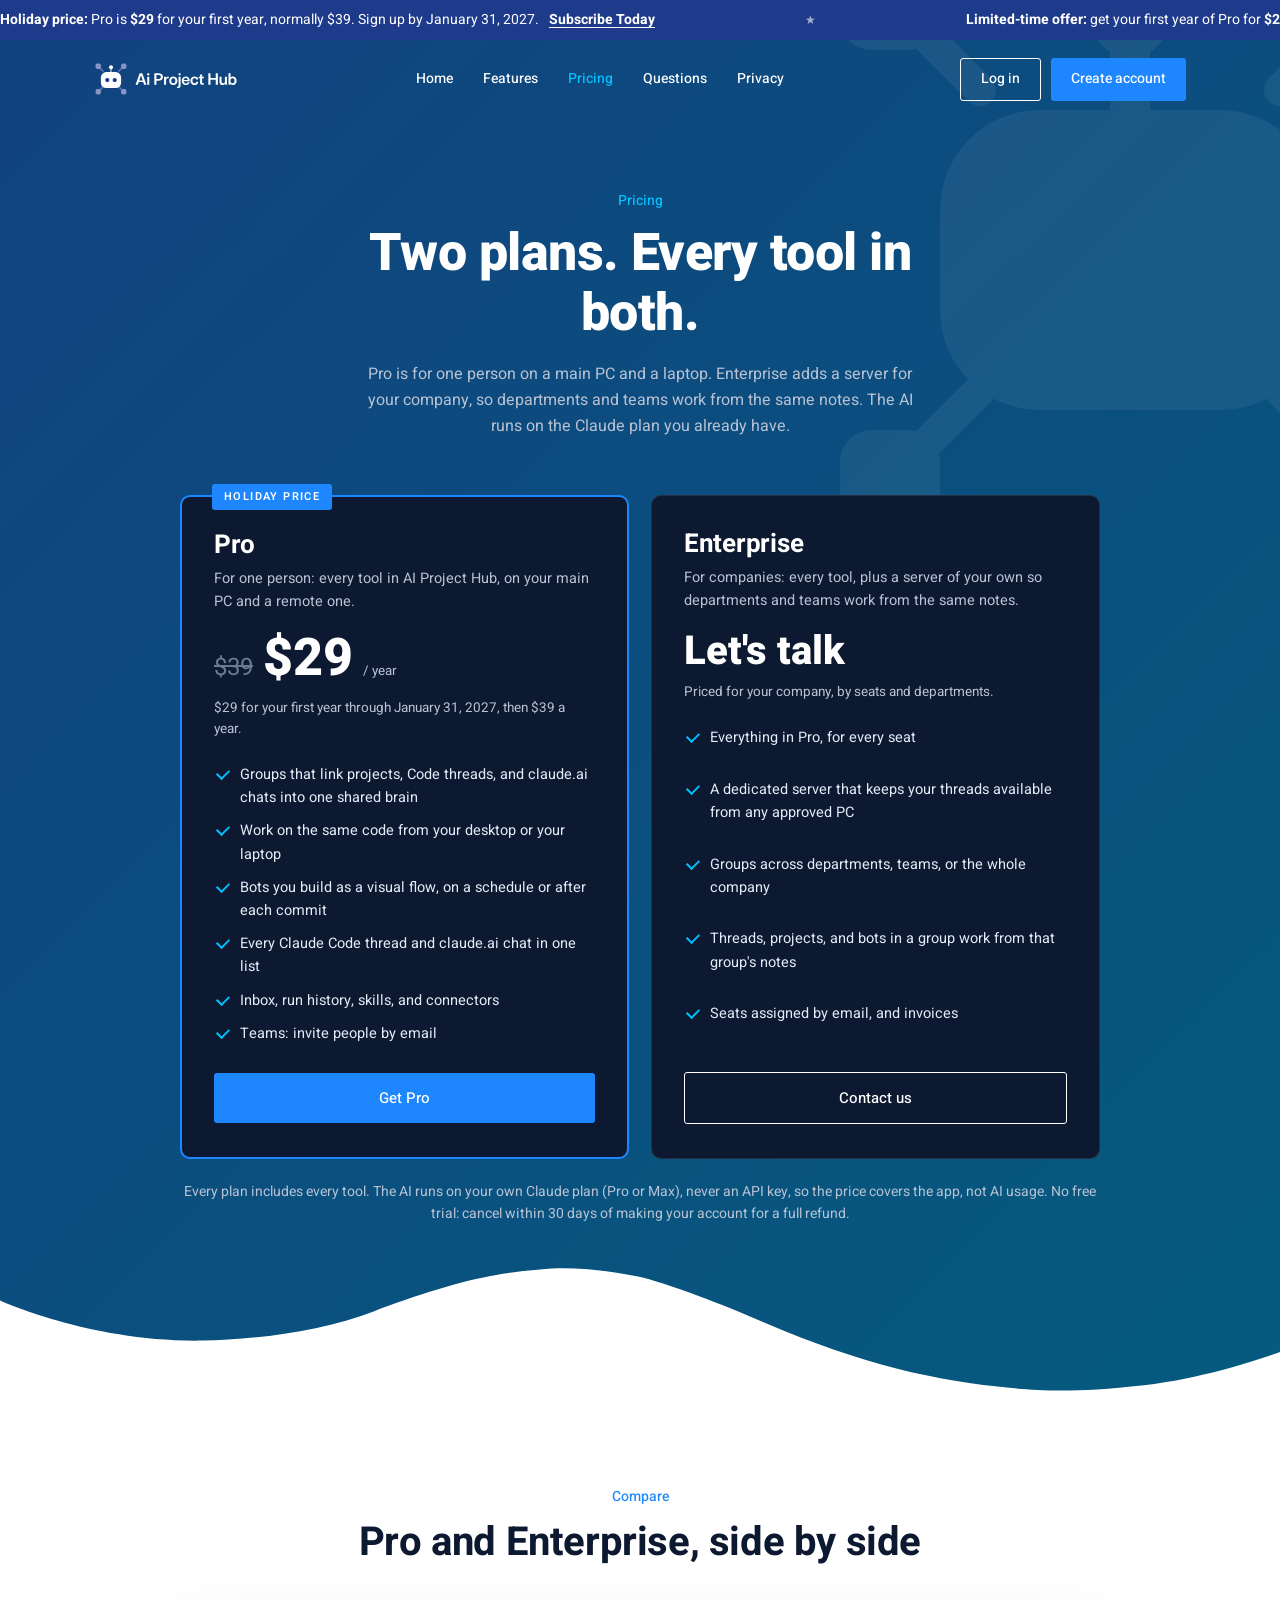
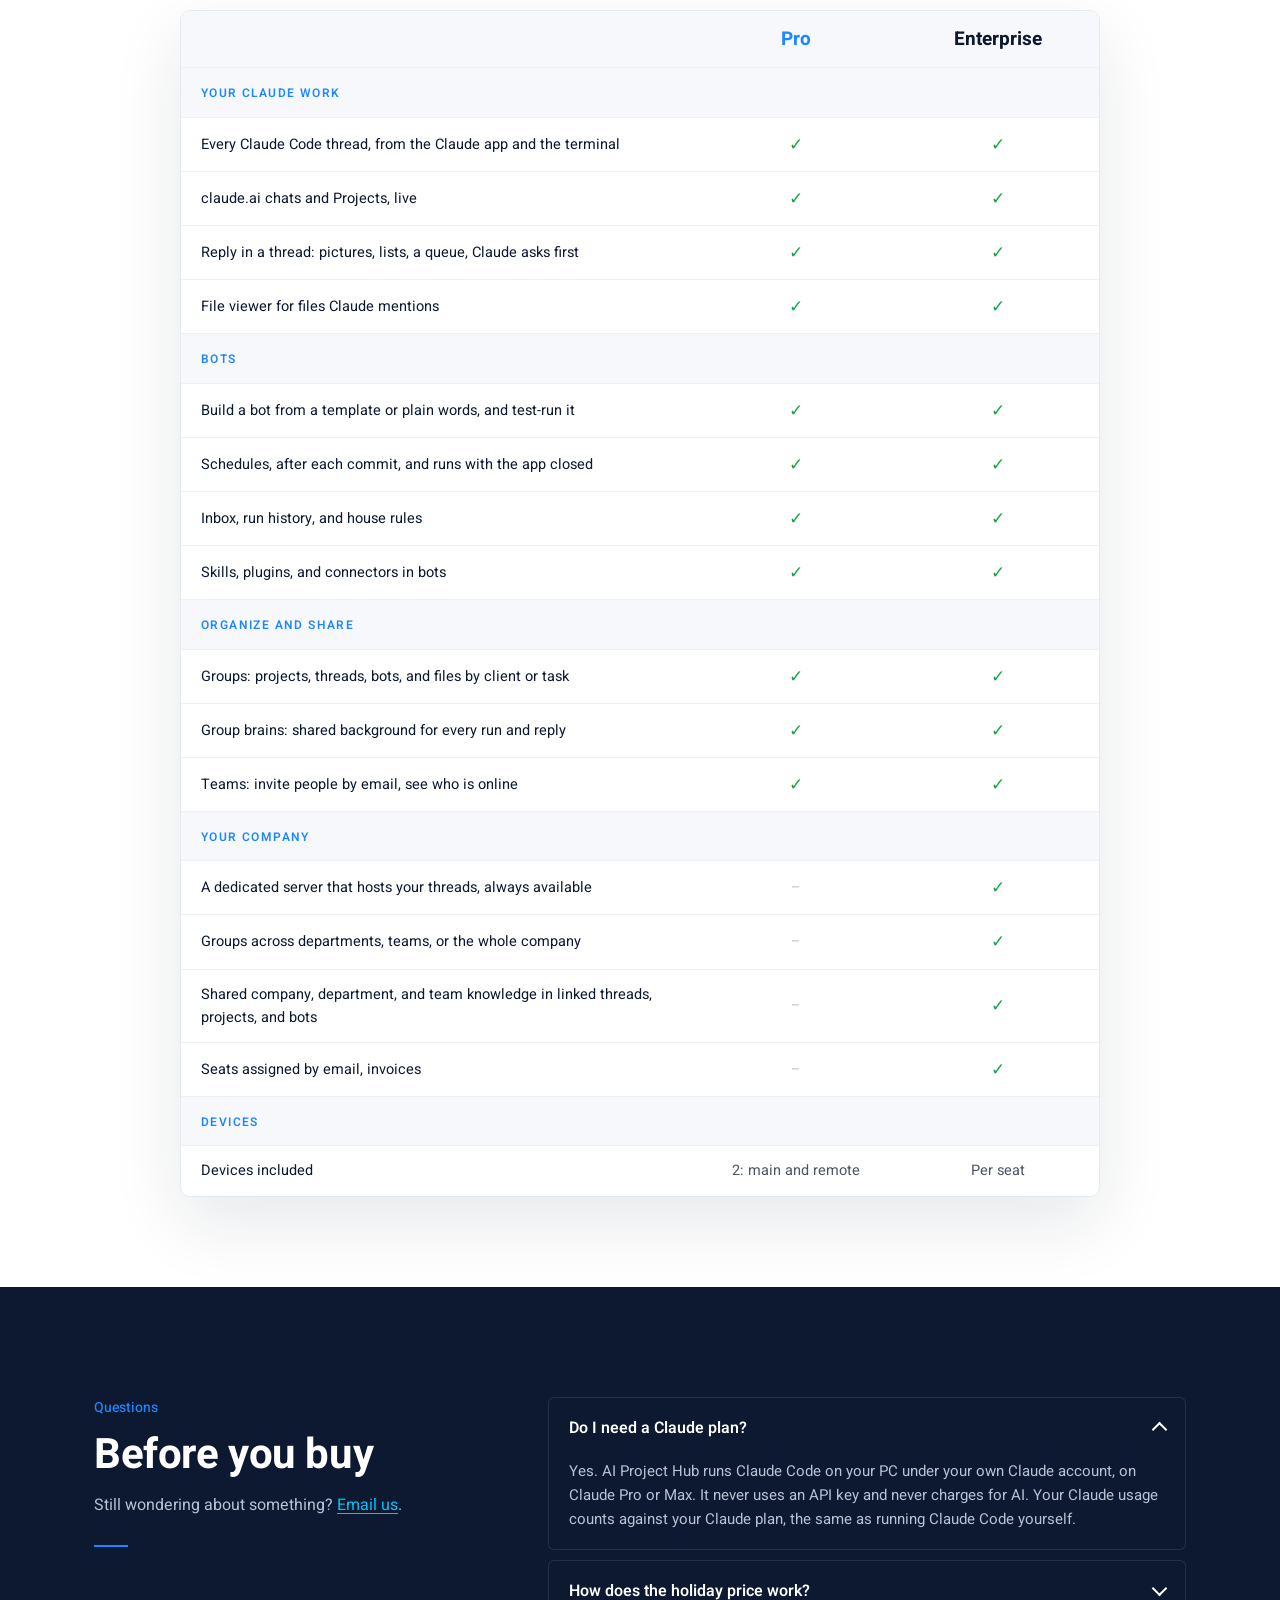
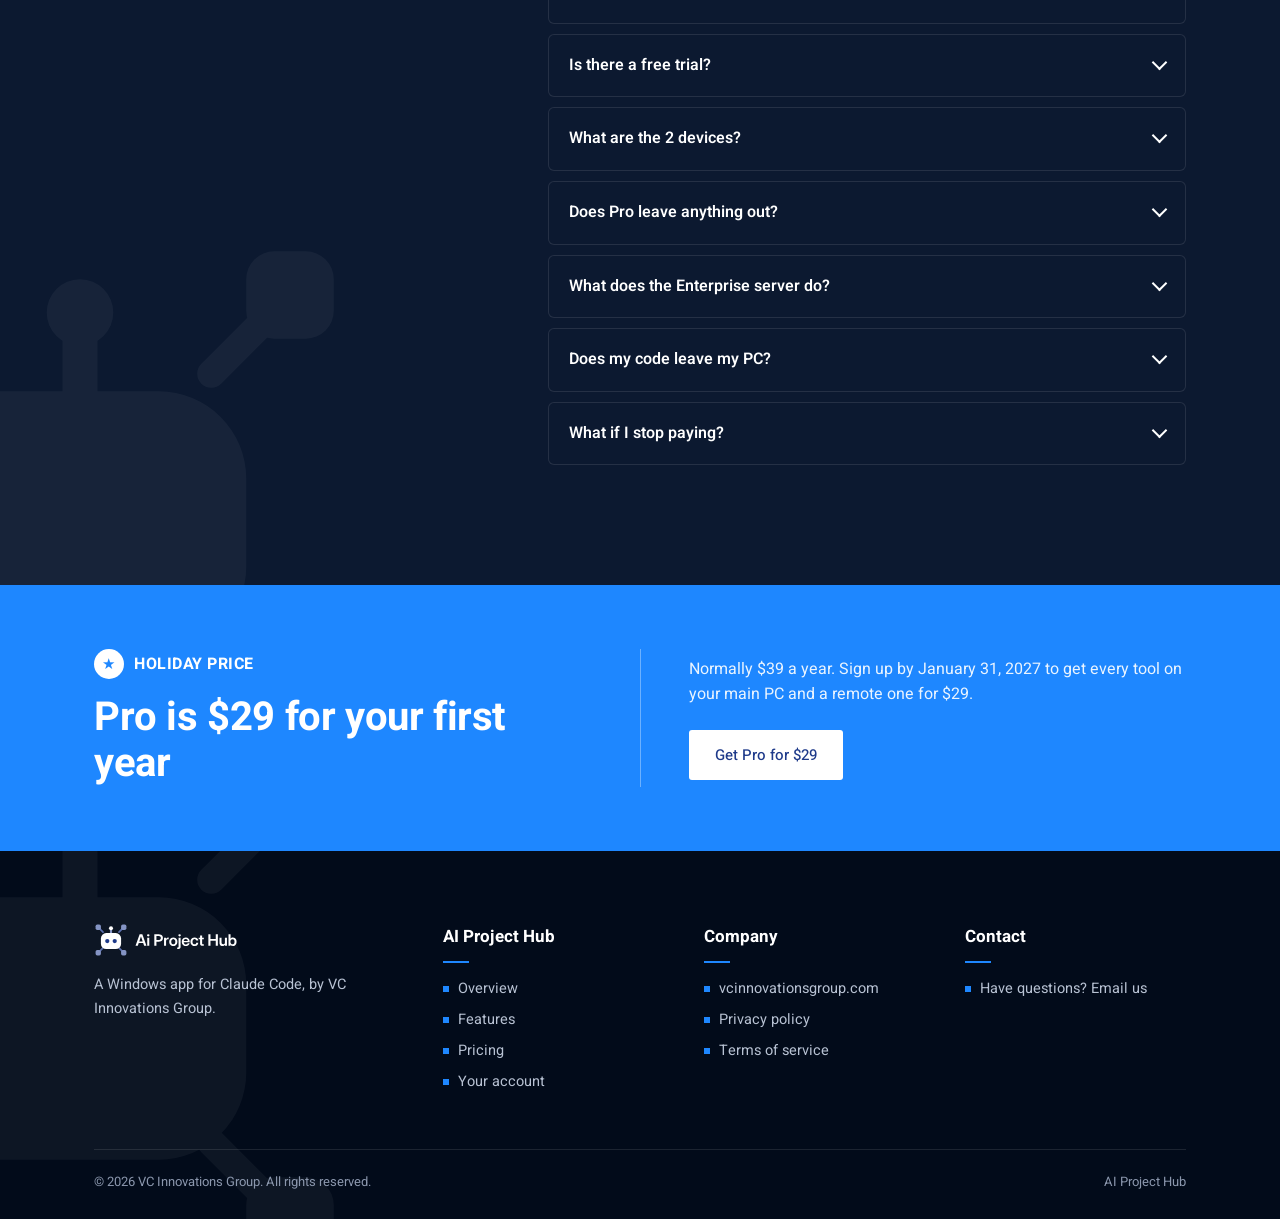
<file: pricing/index.html>
<!DOCTYPE html>
<html lang="en">
<head>
  <meta charset="UTF-8" />
  <meta name="viewport" content="width=device-width, initial-scale=1.0" />
  <!-- Google Search Console: proves getaiprojecthub.com is ours (needed for Google sign-in brand verification). Keep it. -->
  <meta name="google-site-verification" content="gZs-N-mG1hgnbAYeKJ3I3-_aKPQKovTtpEwuGJue6WQ" />
  <title>Pricing · AI Project Hub</title>
  <meta name="description" content="AI Project Hub Pro is $29 for your first year through January 31, 2027, then $39 a year, with every tool on 2 devices. Enterprise adds a dedicated server for your company." />
  <meta property="og:title" content="Pricing · AI Project Hub" />
  <meta property="og:description" content="AI Project Hub Pro is $29 for your first year through January 31, 2027, then $39 a year, with every tool on 2 devices. Enterprise adds a dedicated server for your company." />
  <meta property="og:type" content="website" />
  <meta property="og:image" content="https://getaiprojecthub.com/assets/brand/logo-mark-512.png" />
  <link rel="icon" href="/favicon.svg" type="image/svg+xml" />
  <link rel="icon" href="/assets/brand/favicon-32.png" type="image/png" sizes="32x32" />
  <link rel="apple-touch-icon" href="/assets/brand/favicon-180.png" />
  <link rel="preconnect" href="https://fonts.googleapis.com" />
  <link rel="preconnect" href="https://fonts.gstatic.com" crossorigin />
  <link href="https://fonts.googleapis.com/css2?family=Heebo:wght@400;500;600;700;800&display=swap" rel="stylesheet" />
  <link rel="stylesheet" href="/site.css" />
  <script src="/assets/bm-config.js"></script>
  <script type="module" src="/assets/bm-auth.js"></script>
</head>
<body>
<div class="topbar" role="region" aria-label="Holiday price"><div class="ticker"><span><b>Holiday price:</b>&nbsp;Pro is <b>&nbsp;$29&nbsp;</b> for your first year, normally $39. Sign up by January&nbsp;31,&nbsp;2027. <a href="/account/?buy=pro">Subscribe Today</a></span><span aria-hidden="true"><b>Limited-time offer:</b>&nbsp;get your first year of Pro for <b>&nbsp;$29</b>, with a 30-day money-back guarantee. <a href="/account/?buy=pro">Subscribe Today</a></span><span aria-hidden="true"><b>Holiday price:</b>&nbsp;Pro is <b>&nbsp;$29&nbsp;</b> for your first year, normally $39. Sign up by January&nbsp;31,&nbsp;2027. <a href="/account/?buy=pro">Subscribe Today</a></span><span aria-hidden="true"><b>Limited-time offer:</b>&nbsp;get your first year of Pro for <b>&nbsp;$29</b>, with a 30-day money-back guarantee. <a href="/account/?buy=pro">Subscribe Today</a></span><span aria-hidden="true"><b>Holiday price:</b>&nbsp;Pro is <b>&nbsp;$29&nbsp;</b> for your first year, normally $39. Sign up by January&nbsp;31,&nbsp;2027. <a href="/account/?buy=pro">Subscribe Today</a></span><span aria-hidden="true"><b>Limited-time offer:</b>&nbsp;get your first year of Pro for <b>&nbsp;$29</b>, with a 30-day money-back guarantee. <a href="/account/?buy=pro">Subscribe Today</a></span><span aria-hidden="true"><b>Holiday price:</b>&nbsp;Pro is <b>&nbsp;$29&nbsp;</b> for your first year, normally $39. Sign up by January&nbsp;31,&nbsp;2027. <a href="/account/?buy=pro">Subscribe Today</a></span><span aria-hidden="true"><b>Limited-time offer:</b>&nbsp;get your first year of Pro for <b>&nbsp;$29</b>, with a 30-day money-back guarantee. <a href="/account/?buy=pro">Subscribe Today</a></span></div></div>

<header>
  <div class="wrap nav">
    <a class="logo" href="/" aria-label="AI Project Hub, home"><img src="/assets/brand/logo-dark.svg" alt="AI Project Hub" width="273" height="64" /></a>
    <nav class="nav-links">
      <a href="/">Home</a><a href="/#features">Features</a><a href="/pricing/" class="on">Pricing</a><a href="/pricing/#faq">Questions</a><a href="/privacy.html">Privacy</a>
    </nav>
    <div class="nav-cta">
      <a class="btn btn-line" href="/account/login/" data-bm-account>Log in</a>
      <a class="btn btn-blue" href="/account/signup/" data-bm-signup>Create account</a>
    </div>
  </div>
</header>

<section class="page-hero">
  <img class="wash" src="/assets/brand/logo-mark.svg" alt="" style="right:-170px;top:-120px;width:640px;height:640px;opacity:.06" />
  <div class="wrap">
    <span class="kicker">Pricing</span>
    <h1>Two plans. Every tool in both.</h1>
    <p class="lede">Pro is for one person on a main PC and a laptop. Enterprise adds a server for your company, so departments and teams work from the same notes. The AI runs on the Claude plan you already have.</p>
    <div class="plans">
      <div class="plan main">
        <span class="tag">Holiday price</span>
        <h3>Pro</h3>
        <p class="for">For one person: every tool in AI Project Hub, on your main PC and a remote one.</p>
        <div class="price"><s>$39</s><strong>$29</strong><small>/ year</small></div>
        <p class="sub">$29 for your first year through January 31, 2027, then $39 a year.</p>
        <ul>
          <li>Groups that link projects, Code threads, and claude.ai chats into one shared brain</li>
          <li>Work on the same code from your desktop or your laptop</li>
          <li>Bots you build as a visual flow, on a schedule or after each commit</li>
          <li>Every Claude Code thread and claude.ai chat in one list</li>
          <li>Inbox, run history, skills, and connectors</li>
          <li>Teams: invite people by email</li>
        </ul>
        <a class="btn btn-blue" href="/account/?buy=pro">Get Pro</a>
      </div>
      <div class="plan">
        <h3>Enterprise</h3>
        <p class="for">For companies: every tool, plus a server of your own so departments and teams work from the same notes.</p>
        <div class="price"><strong style="font-size:40px">Let's talk</strong></div>
        <p class="sub">Priced for your company, by seats and departments.</p>
        <ul>
          <li>Everything in Pro, for every seat</li>
          <li>A dedicated server that keeps your threads available from any approved PC</li>
          <li>Groups across departments, teams, or the whole company</li>
          <li>Threads, projects, and bots in a group work from that group's notes</li>
          <li>Seats assigned by email, and invoices</li>
        </ul>
        <a class="btn btn-line" href="mailto:vfratto@vcinnovationsgroup.com?subject=AI%20Project%20Hub%20Enterprise">Contact us</a>
      </div>
    </div>
    <p class="note">Every plan includes every tool. The AI runs on your own Claude plan (Pro or Max), never an API key, so the price covers the app, not AI usage. No free trial: cancel within 30 days of making your account for a full refund.</p>

  </div>
  <svg class="wave" viewBox="0 0 1000 100" preserveAspectRatio="none" aria-hidden="true"><path fill="#ffffff" d="M790.5,93.1c-59.3-5.3-116.8-18-192.6-50c-29.6-12.7-76.9-31-100.5-35.9c-23.6-4.9-52.6-7.8-75.5-5.3c-10.2,1.1-22.6,1.4-50.1,7.4c-27.2,6.3-58.2,16.6-79.4,24.7c-41.3,15.9-94.9,21.9-134,22.6C72,58.2,0,25.8,0,25.8V100h1000V65.3c0,0-51.5,19.4-106.2,25.7C839.5,97,814.1,95.2,790.5,93.1z"/></svg>
</section>

<section class="plain" id="compare">
  <div class="wrap">
    <div class="sec-head"><span class="kicker">Compare</span><h2>Pro and Enterprise, side by side</h2></div>
    <div class="table-wrap">
        <table class="compare compare-2">
          <thead><tr><th></th><th class="hl">Pro</th><th>Enterprise</th></tr></thead>
          <tbody>
          <tr class="grp"><th colspan="3">Your Claude work</th></tr>
          <tr><th scope="row">Every Claude Code thread, from the Claude app and the terminal</th><td><span class="yes" aria-label="Included">&#10003;</span></td><td><span class="yes" aria-label="Included">&#10003;</span></td></tr>
          <tr><th scope="row">claude.ai chats and Projects, live</th><td><span class="yes" aria-label="Included">&#10003;</span></td><td><span class="yes" aria-label="Included">&#10003;</span></td></tr>
          <tr><th scope="row">Reply in a thread: pictures, lists, a queue, Claude asks first</th><td><span class="yes" aria-label="Included">&#10003;</span></td><td><span class="yes" aria-label="Included">&#10003;</span></td></tr>
          <tr><th scope="row">File viewer for files Claude mentions</th><td><span class="yes" aria-label="Included">&#10003;</span></td><td><span class="yes" aria-label="Included">&#10003;</span></td></tr>
          <tr class="grp"><th colspan="3">Bots</th></tr>
          <tr><th scope="row">Build a bot from a template or plain words, and test-run it</th><td><span class="yes" aria-label="Included">&#10003;</span></td><td><span class="yes" aria-label="Included">&#10003;</span></td></tr>
          <tr><th scope="row">Schedules, after each commit, and runs with the app closed</th><td><span class="yes" aria-label="Included">&#10003;</span></td><td><span class="yes" aria-label="Included">&#10003;</span></td></tr>
          <tr><th scope="row">Inbox, run history, and house rules</th><td><span class="yes" aria-label="Included">&#10003;</span></td><td><span class="yes" aria-label="Included">&#10003;</span></td></tr>
          <tr><th scope="row">Skills, plugins, and connectors in bots</th><td><span class="yes" aria-label="Included">&#10003;</span></td><td><span class="yes" aria-label="Included">&#10003;</span></td></tr>
          <tr class="grp"><th colspan="3">Organize and share</th></tr>
          <tr><th scope="row">Groups: projects, threads, bots, and files by client or task</th><td><span class="yes" aria-label="Included">&#10003;</span></td><td><span class="yes" aria-label="Included">&#10003;</span></td></tr>
          <tr><th scope="row">Group brains: shared background for every run and reply</th><td><span class="yes" aria-label="Included">&#10003;</span></td><td><span class="yes" aria-label="Included">&#10003;</span></td></tr>
          <tr><th scope="row">Teams: invite people by email, see who is online</th><td><span class="yes" aria-label="Included">&#10003;</span></td><td><span class="yes" aria-label="Included">&#10003;</span></td></tr>
          <tr class="grp"><th colspan="3">Your company</th></tr>
          <tr><th scope="row">A dedicated server that hosts your threads, always available</th><td><span class="no" aria-label="Not included">&ndash;</span></td><td><span class="yes" aria-label="Included">&#10003;</span></td></tr>
          <tr><th scope="row">Groups across departments, teams, or the whole company</th><td><span class="no" aria-label="Not included">&ndash;</span></td><td><span class="yes" aria-label="Included">&#10003;</span></td></tr>
          <tr><th scope="row">Shared company, department, and team knowledge in linked threads, projects, and bots</th><td><span class="no" aria-label="Not included">&ndash;</span></td><td><span class="yes" aria-label="Included">&#10003;</span></td></tr>
          <tr><th scope="row">Seats assigned by email, invoices</th><td><span class="no" aria-label="Not included">&ndash;</span></td><td><span class="yes" aria-label="Included">&#10003;</span></td></tr>
          <tr class="grp"><th colspan="3">Devices</th></tr>
          <tr><th scope="row">Devices included</th><td>2: main and remote</td><td>Per seat</td></tr>
          </tbody>
        </table>
      </div>
  </div>
</section>

<section class="dark alt" id="faq">
  <img class="wash" src="/assets/brand/logo-mark.svg" alt="" style="left:-200px;bottom:-200px" />
  <div class="wrap faq-grid">
    <div>
      <span class="kicker">Questions</span>
      <h2>Before you buy</h2>
      <p style="margin-top:14px">Still wondering about something? <a class="text-link" style="color:var(--blue2)" href="mailto:vfratto@vcinnovationsgroup.com?subject=AI%20Project%20Hub%20question">Email us</a>.</p>
      <div class="underline"></div>
    </div>
    <div class="faq">
      <details open><summary>Do I need a Claude plan?</summary><p>Yes. AI Project Hub runs Claude Code on your PC under your own Claude account, on Claude Pro or Max. It never uses an API key and never charges for AI. Your Claude usage counts against your Claude plan, the same as running Claude Code yourself.</p></details>
      <details><summary>How does the holiday price work?</summary><p>Sign up for Pro by January 31, 2027 and your first year is $29. It renews at $39 a year.</p></details>
      <details><summary>Is there a free trial?</summary><p>No. If you cancel within 30 days of making your account, you get a full refund.</p></details>
      <details><summary>What are the 2 devices?</summary><p>Your main PC and a remote one, like a laptop. Link them once and the laptop can use everything on the main PC. You can remove a device any time from <a href="/account/">your account</a>.</p></details>
      <details><summary>Does Pro leave anything out?</summary><p>No. Pro has every tool: groups and brains, two devices, bots and schedules, threads and claude.ai chats, skills and connectors, and Teams. Enterprise adds a server for your company.</p></details>
      <details><summary>What does the Enterprise server do?</summary><p>It hosts your company's threads, so they're available from any approved PC, not only the one where they started. Groups can cover a department, a team, or the whole company, and every thread, project, and bot in a group works from that group's notes.</p></details>
      <details><summary>Does my code leave my PC?</summary><p>On Pro, no. Projects, bots, runs, reports, and threads stay on your computer. Our server keeps only your account, plan, devices, and teams; the <a href="/privacy.html">privacy policy</a> lists all of it. On Enterprise, threads are kept on your company's server.</p></details>
      <details><summary>What if I stop paying?</summary><p>Nothing you made is deleted. Your bots stay in their files, and your groups and brains stay on your PC.</p></details>
    </div>
  </div>
</section>

<!-- 10. promo band (the template's "Save 40%") -->
<section class="promo">
  <div class="wrap promo-grid">
    <div>
      <div class="badge"><i>&#9733;</i>HOLIDAY PRICE</div>
      <h2>Pro is $29 for your first year</h2>
    </div>
    <div class="rule"></div>
    <div>
      <p>Normally $39 a year. Sign up by January 31, 2027 to get every tool on your main PC and a remote one for $29.</p>
      <a class="btn btn-white" href="/account/?buy=pro">Get Pro for $29</a>
    </div>
  </div>
</section>

<footer>
  <img class="wash" src="/assets/brand/logo-mark.svg" alt="" style="left:-200px;top:-120px" />
  <div class="wrap">
    <div class="f-grid">
      <div><img src="/assets/brand/logo-dark.svg" alt="AI Project Hub" width="273" height="64" /><p>A Windows app for Claude Code, by VC Innovations Group.</p></div>
      <div><h4>AI Project Hub</h4><a href="/">Overview</a><a href="/#features">Features</a><a href="/pricing/">Pricing</a><a href="/account/">Your account</a></div>
      <div><h4>Company</h4><a href="https://vcinnovationsgroup.com/">vcinnovationsgroup.com</a><a href="/privacy.html">Privacy policy</a><a href="/terms.html">Terms of service</a></div>
      <div><h4>Contact</h4><a href="mailto:vfratto@vcinnovationsgroup.com?subject=AI%20Project%20Hub%20question">Have questions? Email us</a></div>
    </div>
    <div class="f-bottom"><span>&copy; 2026 VC Innovations Group. All rights reserved.</span><span>AI Project Hub</span></div>
  </div>
</footer>
</body>
</html>
</file>
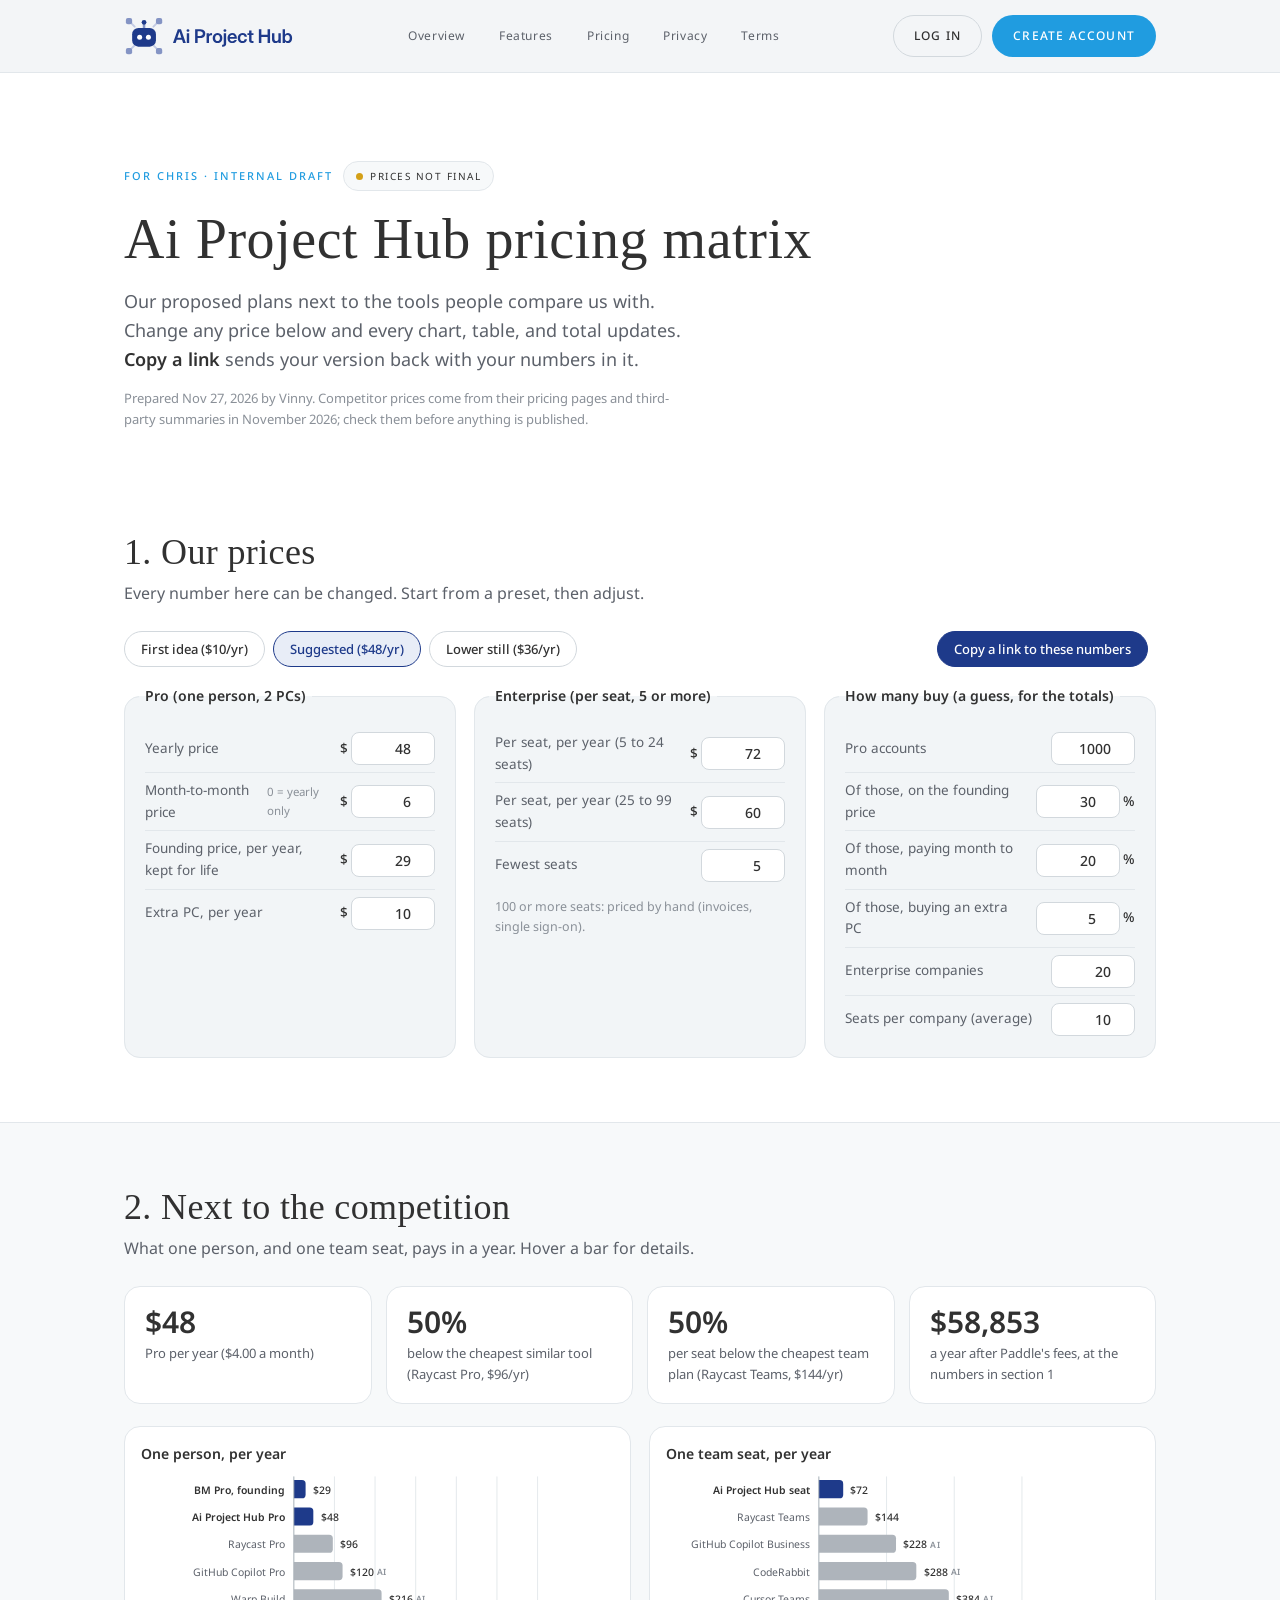
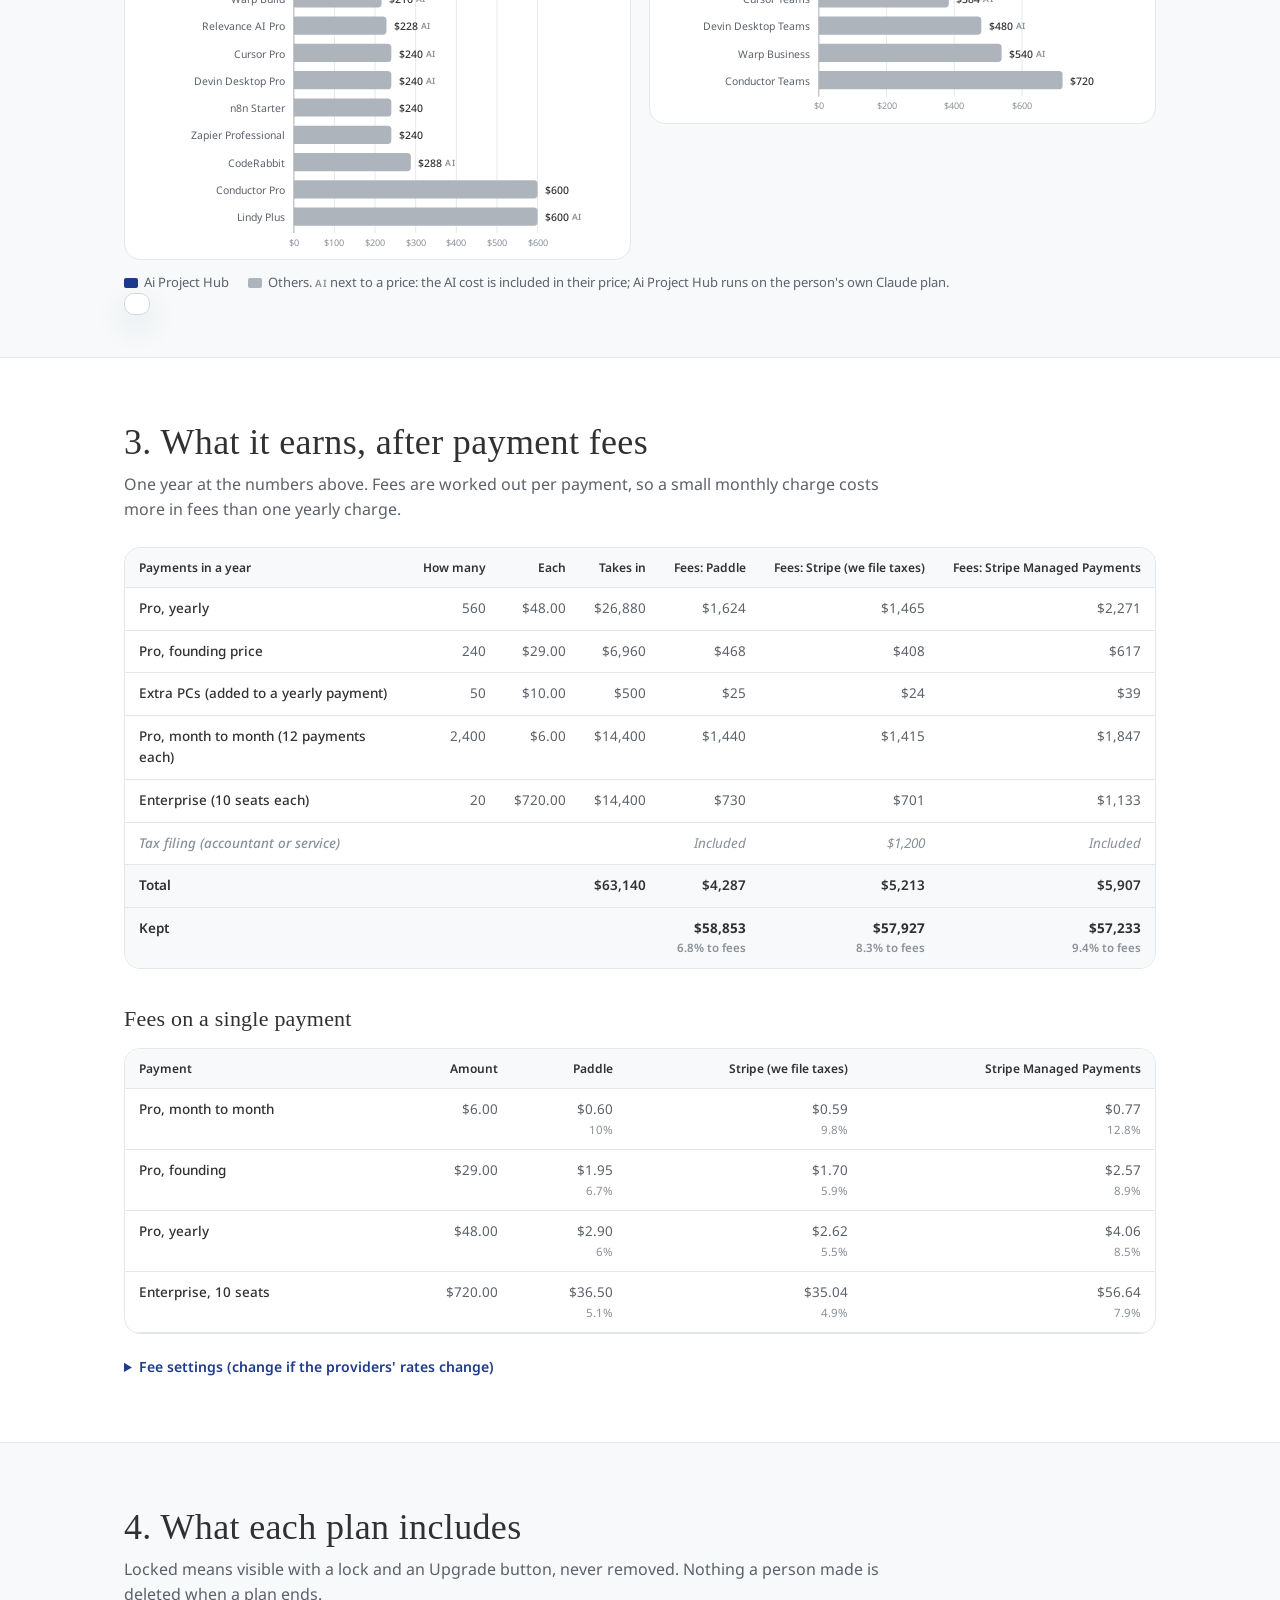
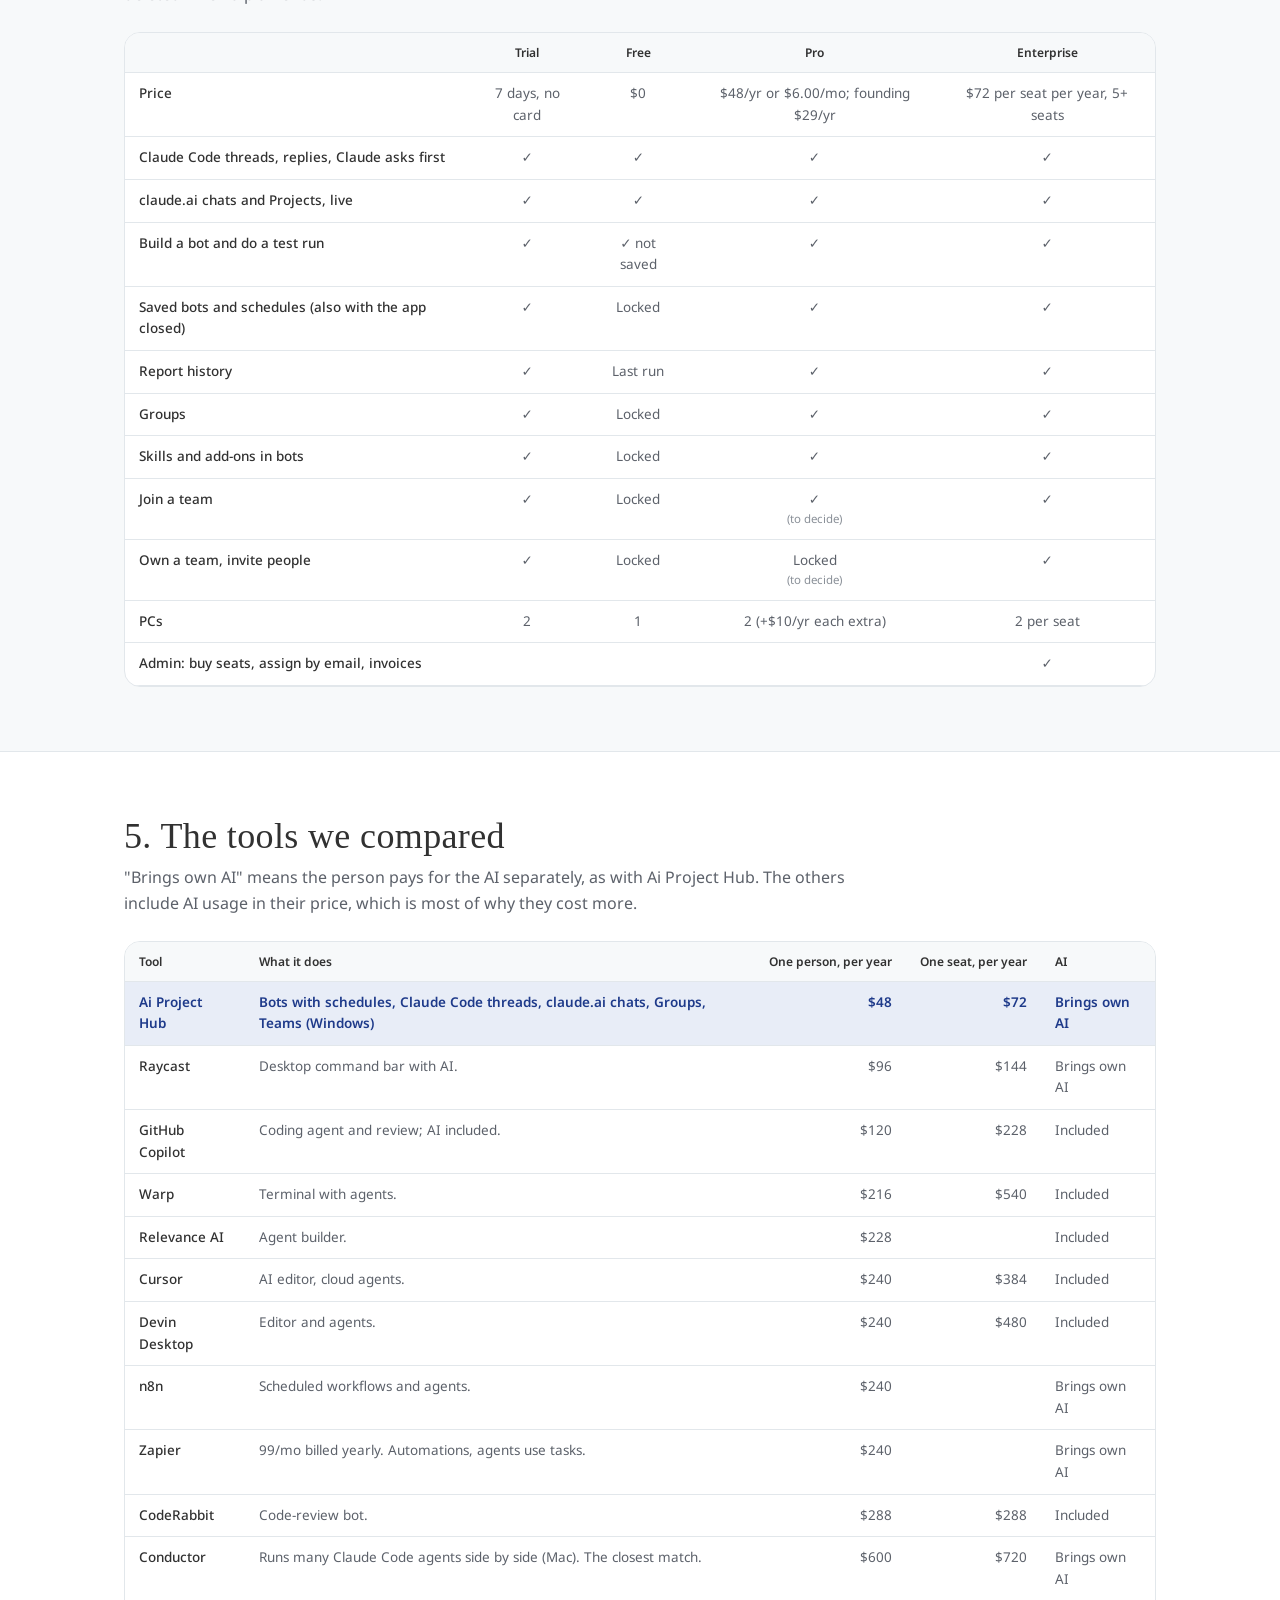
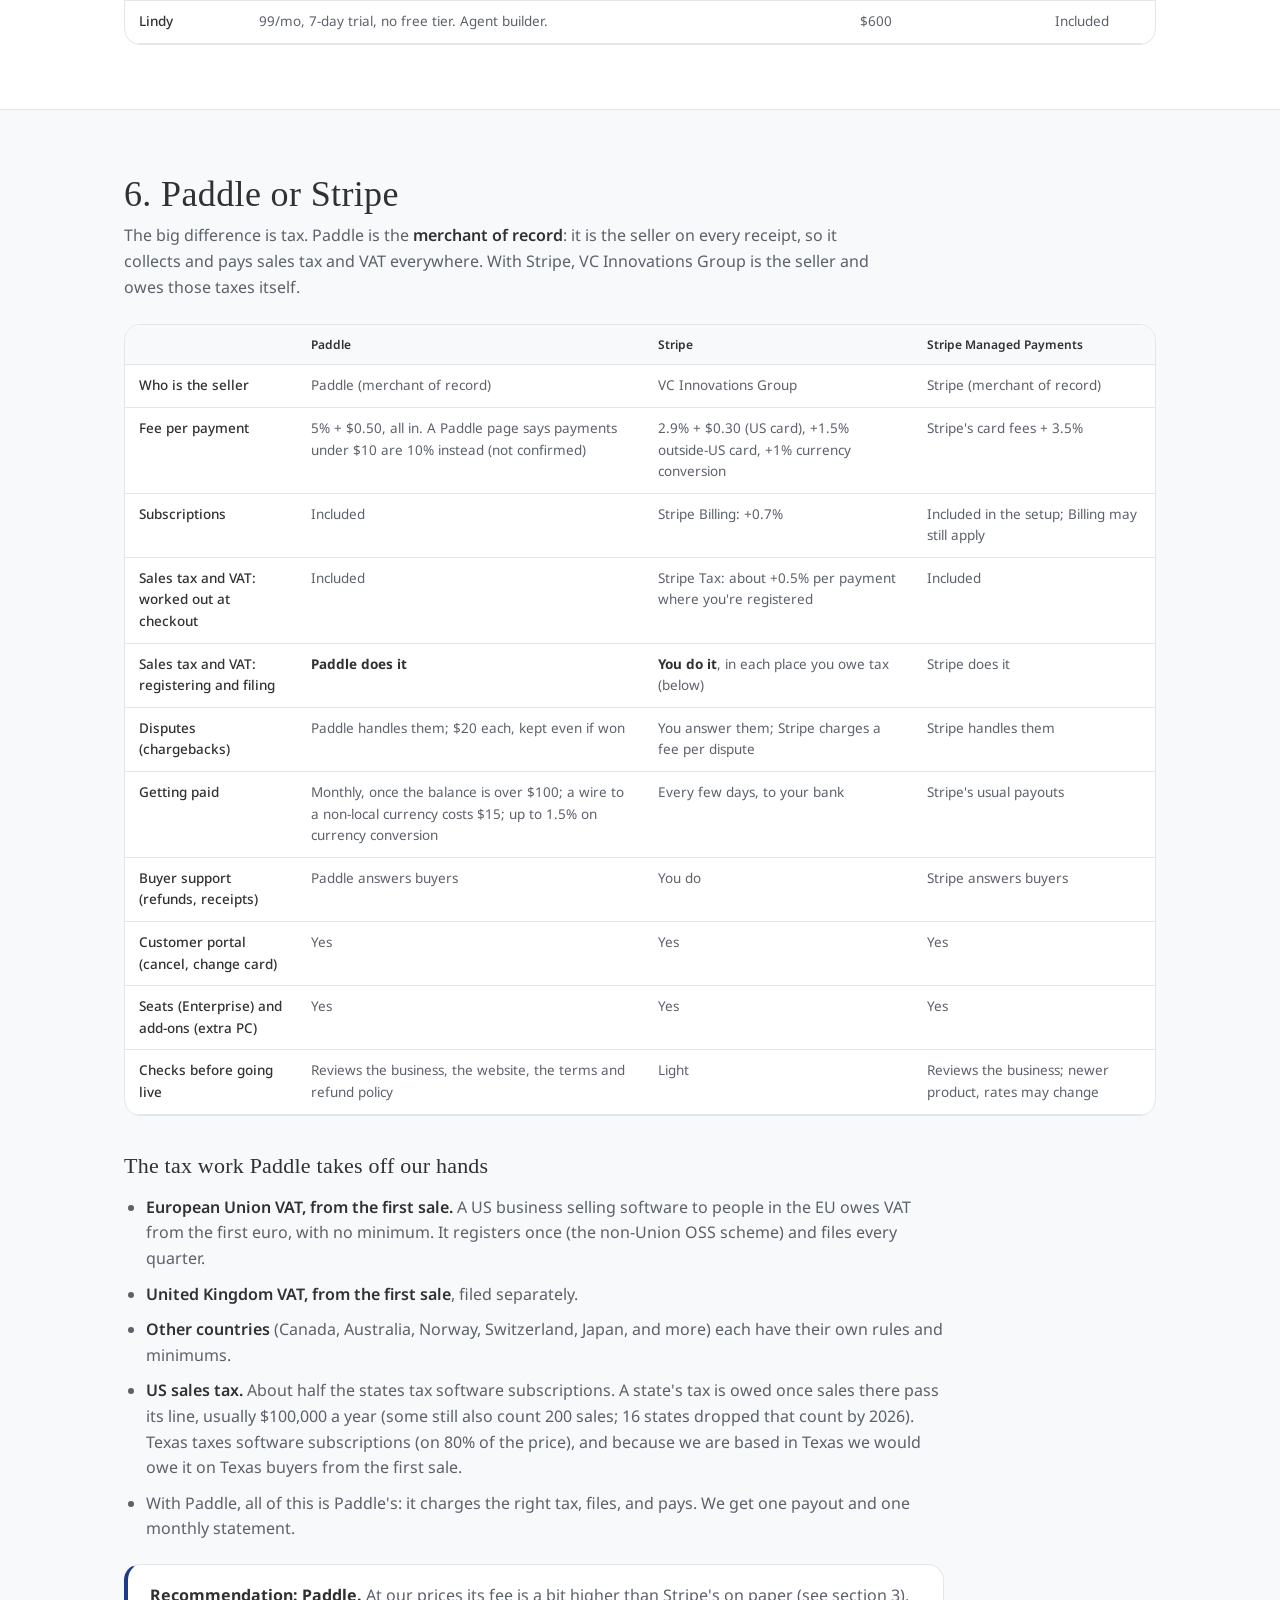
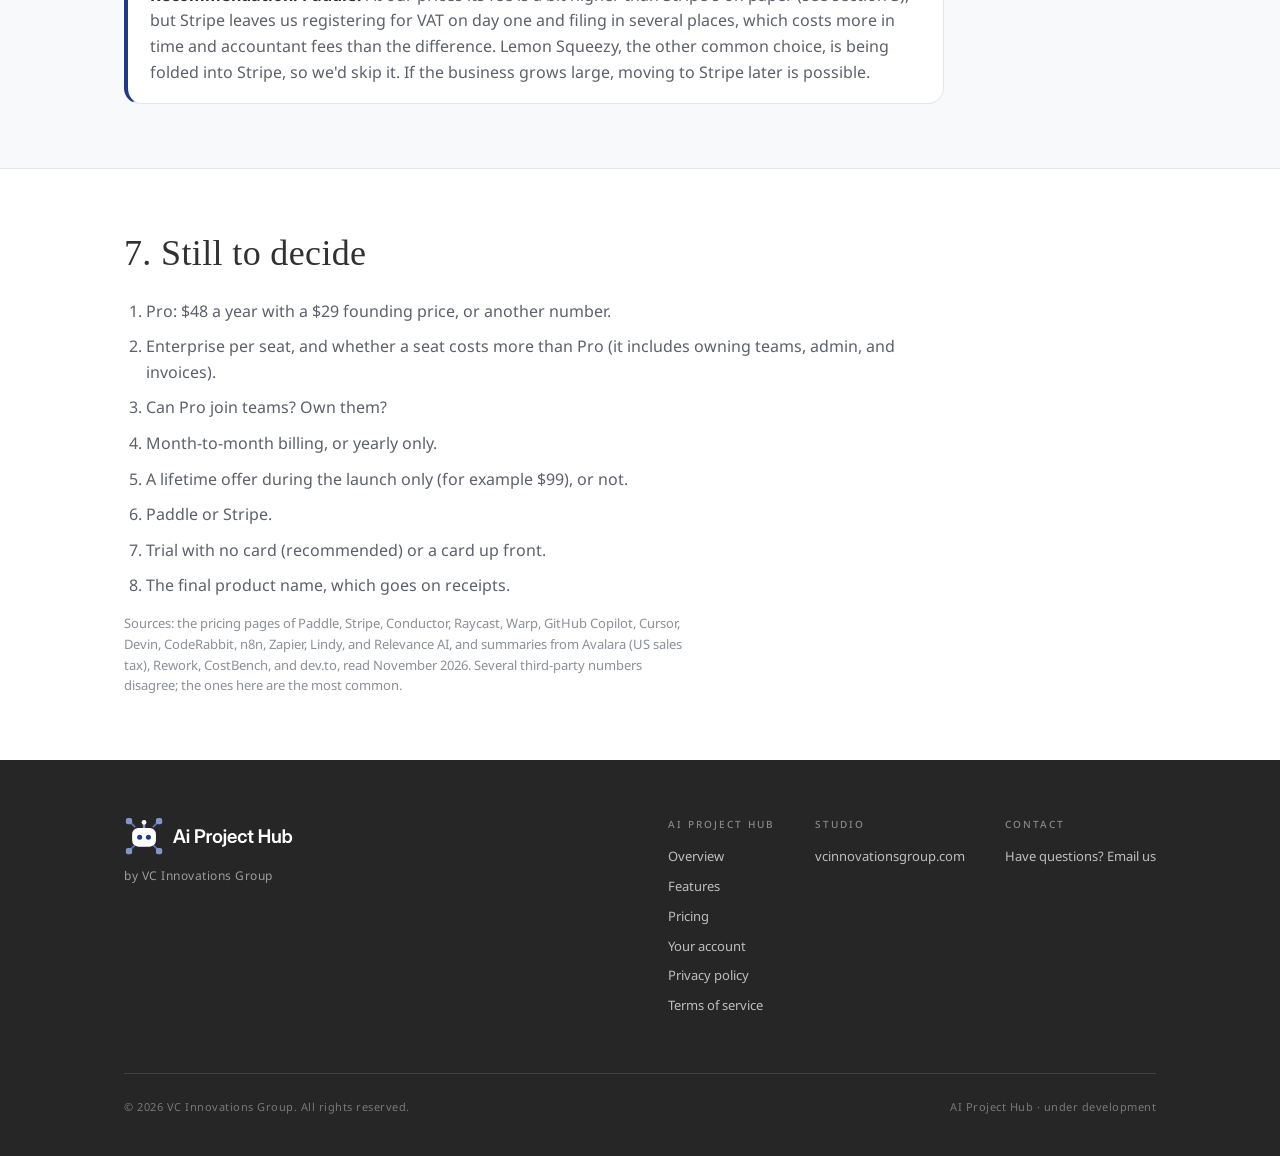
<file: PricingMatrixForChris/index.html>
<!DOCTYPE html>
<html lang="en">
<head>
  <meta charset="UTF-8" />
  <meta name="viewport" content="width=device-width, initial-scale=1.0" />
  <!-- Google Search Console: proves getaiprojecthub.com is ours (needed for Google sign-in brand verification). Keep it. -->
  <meta name="google-site-verification" content="gZs-N-mG1hgnbAYeKJ3I3-_aKPQKovTtpEwuGJue6WQ" />
  <title>AI Project Hub pricing matrix (draft)</title>
  <meta name="description" content="Internal draft: AI Project Hub plans and prices next to similar tools." />
  <meta name="robots" content="noindex, nofollow" />
  <meta property="og:title" content="AI Project Hub pricing matrix (draft)" />
  <meta property="og:description" content="Internal draft: AI Project Hub plans and prices next to similar tools." />
  <meta property="og:type" content="website" />
  <meta property="og:image" content="https://getaiprojecthub.com/assets/brand/logo-mark-512.png" />
  <link rel="icon" href="/favicon.svg" type="image/svg+xml" />
  <link rel="icon" href="/assets/brand/favicon-32.png" type="image/png" sizes="32x32" />
  <link rel="apple-touch-icon" href="/assets/brand/favicon-180.png" />
  <link rel="preconnect" href="https://fonts.googleapis.com" />
  <link rel="preconnect" href="https://fonts.gstatic.com" crossorigin />
  <link href="https://fonts.googleapis.com/css2?family=Noto+Sans:ital,wght@0,400;0,500;0,600;0,700;1,400&display=swap" rel="stylesheet" />
  <link rel="stylesheet" href="/style.css" />
  <script src="/assets/bm-config.js"></script>
  <script type="module" src="/assets/bm-auth.js"></script>
</head>
<body>
  <header>
    <div class="wrap nav">
      <a class="brand" href="/" aria-label="AI Project Hub, home">
        <img class="logo" src="/assets/brand/logo.svg" alt="AI Project Hub" width="273" height="64" />
      </a>
      <nav class="nav-links">
        <a href="/">Overview</a>
        <a href="/#features">Features</a>
        <a href="/pricing/">Pricing</a>
        <a href="/privacy.html">Privacy</a>
        <a href="/terms.html">Terms</a>
      </nav>
      <div class="nav-cta">
        <a class="btn btn-ghost" href="/account/login/" data-bm-account>Log in</a>
        <a class="btn btn-primary" href="/account/signup/" data-bm-signup>Create account</a>
      </div>
    </div>
  </header>

  <link rel="stylesheet" href="/assets/pricing-matrix.css" />
  <main class="pm">
  <section class="pm-hero">
    <div class="wrap">
      <span class="eyebrow">For Chris · internal draft</span><span class="pill"><span class="dot"></span>Prices not final</span>
      <h1>Ai Project Hub pricing matrix</h1>
      <p class="lede">Our proposed plans next to the tools people compare us with. Change any price below and every chart, table, and total updates. <b>Copy a link</b> sends your version back with your numbers in it.</p>
      <p class="pm-meta">Prepared Nov 27, 2026 by Vinny. Competitor prices come from their pricing pages and third-party summaries in November 2026; check them before anything is published.</p>
    </div>
  </section>

  <section class="pm-sec">
    <div class="wrap">
      <div class="pm-head"><h2>1. Our prices</h2><p>Every number here can be changed. Start from a preset, then adjust.</p></div>
      <div class="pm-presets" role="group" aria-label="Presets">
        <button type="button" class="pm-chip" data-preset="first">First idea ($10/yr)</button>
        <button type="button" class="pm-chip" data-preset="suggested">Suggested ($48/yr)</button>
        <button type="button" class="pm-chip" data-preset="lower">Lower still ($36/yr)</button>
        <span class="pm-grow"></span>
        <button type="button" class="pm-chip pm-strong" id="pm-copy">Copy a link to these numbers</button>
        <span class="pm-copied" id="pm-copied" aria-live="polite"></span>
      </div>
      <div class="pm-grid">
        <fieldset class="pm-card">
          <legend>Pro (one person, 2 PCs)</legend>
          <label>Yearly price<span class="pm-in">$<input type="number" min="0" step="1" data-k="proYear"></span></label>
          <label>Month-to-month price <small>0 = yearly only</small><span class="pm-in">$<input type="number" min="0" step="0.5" data-k="proMonth"></span></label>
          <label>Founding price, per year, kept for life<span class="pm-in">$<input type="number" min="0" step="1" data-k="founding"></span></label>
          <label>Extra PC, per year<span class="pm-in">$<input type="number" min="0" step="1" data-k="extraPc"></span></label>
        </fieldset>
        <fieldset class="pm-card">
          <legend>Enterprise (per seat, 5 or more)</legend>
          <label>Per seat, per year (5 to 24 seats)<span class="pm-in">$<input type="number" min="0" step="1" data-k="seatYear"></span></label>
          <label>Per seat, per year (25 to 99 seats)<span class="pm-in">$<input type="number" min="0" step="1" data-k="seatYear25"></span></label>
          <label>Fewest seats<span class="pm-in"><input type="number" min="1" step="1" data-k="minSeats"></span></label>
          <p class="pm-note">100 or more seats: priced by hand (invoices, single sign-on).</p>
        </fieldset>
        <fieldset class="pm-card">
          <legend>How many buy (a guess, for the totals)</legend>
          <label>Pro accounts<span class="pm-in"><input type="number" min="0" step="50" data-k="proUsers"></span></label>
          <label>Of those, on the founding price<span class="pm-in"><input type="number" min="0" max="100" step="5" data-k="foundingPct">%</span></label>
          <label>Of those, paying month to month<span class="pm-in"><input type="number" min="0" max="100" step="5" data-k="monthlyPct">%</span></label>
          <label>Of those, buying an extra PC<span class="pm-in"><input type="number" min="0" max="100" step="1" data-k="extraPcPct">%</span></label>
          <label>Enterprise companies<span class="pm-in"><input type="number" min="0" step="1" data-k="companies"></span></label>
          <label>Seats per company (average)<span class="pm-in"><input type="number" min="1" step="1" data-k="seats"></span></label>
        </fieldset>
      </div>
    </div>
  </section>

  <section class="pm-sec pm-alt">
    <div class="wrap">
      <div class="pm-head"><h2>2. Next to the competition</h2><p>What one person, and one team seat, pays in a year. Hover a bar for details.</p></div>
      <div class="pm-tiles" id="pm-tiles"></div>
      <div class="pm-charts">
        <figure class="pm-chart"><figcaption>One person, per year</figcaption><div id="pm-chart-person"></div></figure>
        <figure class="pm-chart"><figcaption>One team seat, per year</figcaption><div id="pm-chart-seat"></div></figure>
      </div>
      <p class="pm-key"><span class="pm-sw pm-sw-us"></span>Ai Project Hub <span class="pm-sw pm-sw-them"></span>Others. <span class="pm-key-ai">AI</span> next to a price: the AI cost is included in their price; Ai Project Hub runs on the person's own Claude plan.</p>
      <div id="pm-tip" class="pm-tip" role="tooltip" hidden></div>
    </div>
  </section>

  <section class="pm-sec">
    <div class="wrap">
      <div class="pm-head"><h2>3. What it earns, after payment fees</h2><p>One year at the numbers above. Fees are worked out per payment, so a small monthly charge costs more in fees than one yearly charge.</p></div>
      <div class="pm-table-wrap"><table class="pm-table" id="pm-money"></table></div>
      <h3 class="pm-h3">Fees on a single payment</h3>
      <div class="pm-table-wrap"><table class="pm-table" id="pm-single"></table></div>
      <details class="pm-details">
        <summary>Fee settings (change if the providers' rates change)</summary>
        <div class="pm-grid pm-grid-fees">
          <fieldset class="pm-card"><legend>Paddle</legend>
            <label>Percent<span class="pm-in"><input type="number" step="0.1" data-k="paddlePct">%</span></label>
            <label>Per payment<span class="pm-in">$<input type="number" step="0.05" data-k="paddleFixed"></span></label>
            <label class="pm-check"><input type="checkbox" data-k="paddleSmall"> Use the small-order rate under $10 (a Paddle page says 10%; not confirmed)</label>
          </fieldset>
          <fieldset class="pm-card"><legend>Stripe</legend>
            <label>Card percent (US card)<span class="pm-in"><input type="number" step="0.1" data-k="stripePct">%</span></label>
            <label>Per payment<span class="pm-in">$<input type="number" step="0.05" data-k="stripeFixed"></span></label>
            <label>Stripe Billing (subscriptions)<span class="pm-in"><input type="number" step="0.1" data-k="billingPct">%</span></label>
            <label>Stripe Tax (where registered)<span class="pm-in"><input type="number" step="0.1" data-k="taxPct">%</span></label>
            <label>Managed Payments (Stripe as merchant of record)<span class="pm-in"><input type="number" step="0.1" data-k="mpPct">%</span></label>
            <label>Your tax filing cost per year <small>accountant or filing service, a guess</small><span class="pm-in">$<input type="number" step="100" data-k="filingCost"></span></label>
          </fieldset>
          <fieldset class="pm-card"><legend>Who pays</legend>
            <label>Payments with a card from outside the US<span class="pm-in"><input type="number" min="0" max="100" step="5" data-k="intlPct">%</span></label>
            <label>Payments that need a currency conversion<span class="pm-in"><input type="number" min="0" max="100" step="5" data-k="fxPct">%</span></label>
            <p class="pm-note">Stripe adds 1.5% for a card from outside the US and 1% for a currency conversion. Paddle's price already covers both at checkout.</p>
          </fieldset>
        </div>
      </details>
    </div>
  </section>

  <section class="pm-sec pm-alt">
    <div class="wrap">
      <div class="pm-head"><h2>4. What each plan includes</h2><p>Locked means visible with a lock and an Upgrade button, never removed. Nothing a person made is deleted when a plan ends.</p></div>
      <div class="pm-table-wrap"><table class="pm-table pm-features">
        <thead><tr><th></th><th>Trial</th><th>Free</th><th>Pro</th><th>Enterprise</th></tr></thead>
        <tbody>
          <tr><th>Price</th><td>7 days, no card</td><td>$0</td><td data-show="proLine"></td><td data-show="seatLine"></td></tr>
          <tr><th>Claude Code threads, replies, Claude asks first</th><td>✓</td><td>✓</td><td>✓</td><td>✓</td></tr>
          <tr><th>claude.ai chats and Projects, live</th><td>✓</td><td>✓</td><td>✓</td><td>✓</td></tr>
          <tr><th>Build a bot and do a test run</th><td>✓</td><td>✓ not saved</td><td>✓</td><td>✓</td></tr>
          <tr><th>Saved bots and schedules (also with the app closed)</th><td>✓</td><td>Locked</td><td>✓</td><td>✓</td></tr>
          <tr><th>Report history</th><td>✓</td><td>Last run</td><td>✓</td><td>✓</td></tr>
          <tr><th>Groups</th><td>✓</td><td>Locked</td><td>✓</td><td>✓</td></tr>
          <tr><th>Skills and add-ons in bots</th><td>✓</td><td>Locked</td><td>✓</td><td>✓</td></tr>
          <tr><th>Join a team</th><td>✓</td><td>Locked</td><td>✓ <small>(to decide)</small></td><td>✓</td></tr>
          <tr><th>Own a team, invite people</th><td>✓</td><td>Locked</td><td>Locked <small>(to decide)</small></td><td>✓</td></tr>
          <tr><th>PCs</th><td>2</td><td>1</td><td data-show="pcLine"></td><td>2 per seat</td></tr>
          <tr><th>Admin: buy seats, assign by email, invoices</th><td></td><td></td><td></td><td>✓</td></tr>
        </tbody>
      </table></div>
    </div>
  </section>

  <section class="pm-sec">
    <div class="wrap">
      <div class="pm-head"><h2>5. The tools we compared</h2><p>"Brings own AI" means the person pays for the AI separately, as with Ai Project Hub. The others include AI usage in their price, which is most of why they cost more.</p></div>
      <div class="pm-table-wrap"><table class="pm-table" id="pm-rivals"></table></div>
    </div>
  </section>

  <section class="pm-sec pm-alt">
    <div class="wrap">
      <div class="pm-head"><h2>6. Paddle or Stripe</h2><p>The big difference is tax. Paddle is the <b>merchant of record</b>: it is the seller on every receipt, so it collects and pays sales tax and VAT everywhere. With Stripe, VC Innovations Group is the seller and owes those taxes itself.</p></div>
      <div class="pm-table-wrap"><table class="pm-table pm-vs">
        <thead><tr><th></th><th>Paddle</th><th>Stripe</th><th>Stripe Managed Payments</th></tr></thead>
        <tbody>
          <tr><th>Who is the seller</th><td>Paddle (merchant of record)</td><td>VC Innovations Group</td><td>Stripe (merchant of record)</td></tr>
          <tr><th>Fee per payment</th><td>5% + $0.50, all in. A Paddle page says payments under $10 are 10% instead (not confirmed)</td><td>2.9% + $0.30 (US card), +1.5% outside-US card, +1% currency conversion</td><td>Stripe's card fees + 3.5%</td></tr>
          <tr><th>Subscriptions</th><td>Included</td><td>Stripe Billing: +0.7%</td><td>Included in the setup; Billing may still apply</td></tr>
          <tr><th>Sales tax and VAT: worked out at checkout</th><td>Included</td><td>Stripe Tax: about +0.5% per payment where you're registered</td><td>Included</td></tr>
          <tr><th>Sales tax and VAT: registering and filing</th><td><b>Paddle does it</b></td><td><b>You do it</b>, in each place you owe tax (below)</td><td>Stripe does it</td></tr>
          <tr><th>Disputes (chargebacks)</th><td>Paddle handles them; $20 each, kept even if won</td><td>You answer them; Stripe charges a fee per dispute</td><td>Stripe handles them</td></tr>
          <tr><th>Getting paid</th><td>Monthly, once the balance is over $100; a wire to a non-local currency costs $15; up to 1.5% on currency conversion</td><td>Every few days, to your bank</td><td>Stripe's usual payouts</td></tr>
          <tr><th>Buyer support (refunds, receipts)</th><td>Paddle answers buyers</td><td>You do</td><td>Stripe answers buyers</td></tr>
          <tr><th>Customer portal (cancel, change card)</th><td>Yes</td><td>Yes</td><td>Yes</td></tr>
          <tr><th>Seats (Enterprise) and add-ons (extra PC)</th><td>Yes</td><td>Yes</td><td>Yes</td></tr>
          <tr><th>Checks before going live</th><td>Reviews the business, the website, the terms and refund policy</td><td>Light</td><td>Reviews the business; newer product, rates may change</td></tr>
        </tbody>
      </table></div>

      <h3 class="pm-h3">The tax work Paddle takes off our hands</h3>
      <ul class="pm-list">
        <li><b>European Union VAT, from the first sale.</b> A US business selling software to people in the EU owes VAT from the first euro, with no minimum. It registers once (the non-Union OSS scheme) and files every quarter.</li>
        <li><b>United Kingdom VAT, from the first sale</b>, filed separately.</li>
        <li><b>Other countries</b> (Canada, Australia, Norway, Switzerland, Japan, and more) each have their own rules and minimums.</li>
        <li><b>US sales tax.</b> About half the states tax software subscriptions. A state's tax is owed once sales there pass its line, usually $100,000 a year (some still also count 200 sales; 16 states dropped that count by 2026). Texas taxes software subscriptions (on 80% of the price), and because we are based in Texas we would owe it on Texas buyers from the first sale.</li>
        <li>With Paddle, all of this is Paddle's: it charges the right tax, files, and pays. We get one payout and one monthly statement.</li>
      </ul>
      <div class="pm-reco">
        <b>Recommendation: Paddle.</b> At our prices its fee is a bit higher than Stripe's on paper (see section 3), but Stripe leaves us registering for VAT on day one and filing in several places, which costs more in time and accountant fees than the difference. Lemon Squeezy, the other common choice, is being folded into Stripe, so we'd skip it. If the business grows large, moving to Stripe later is possible.
      </div>
    </div>
  </section>

  <section class="pm-sec">
    <div class="wrap">
      <div class="pm-head"><h2>7. Still to decide</h2></div>
      <ol class="pm-list">
        <li>Pro: $48 a year with a $29 founding price, or another number.</li>
        <li>Enterprise per seat, and whether a seat costs more than Pro (it includes owning teams, admin, and invoices).</li>
        <li>Can Pro join teams? Own them?</li>
        <li>Month-to-month billing, or yearly only.</li>
        <li>A lifetime offer during the launch only (for example $99), or not.</li>
        <li>Paddle or Stripe.</li>
        <li>Trial with no card (recommended) or a card up front.</li>
        <li>The final product name, which goes on receipts.</li>
      </ol>
      <p class="pm-meta">Sources: the pricing pages of Paddle, Stripe, Conductor, Raycast, Warp, GitHub Copilot, Cursor, Devin, CodeRabbit, n8n, Zapier, Lindy, and Relevance AI, and summaries from Avalara (US sales tax), Rework, CostBench, and dev.to, read November 2026. Several third-party numbers disagree; the ones here are the most common.</p>
    </div>
  </section>
  </main>
  <script src="/assets/pricing-matrix.js"></script>
  <footer>
    <div class="wrap">
      <div class="foot-grid">
        <div class="foot-brand">
          <a class="brand" href="/" aria-label="AI Project Hub, home">
            <img class="logo" src="/assets/brand/logo-dark.svg" alt="AI Project Hub" width="273" height="64" />
          </a>
          <a class="by" href="https://vcinnovationsgroup.com/">by VC Innovations Group</a>
        </div>
        <div class="foot-links">
          <div class="foot-col">
            <h4>AI Project Hub</h4>
            <a href="/">Overview</a>
            <a href="/#features">Features</a>
            <a href="/pricing/">Pricing</a>
            <a href="/account/">Your account</a>
            <a href="/privacy.html">Privacy policy</a>
            <a href="/terms.html">Terms of service</a>
          </div>
          <div class="foot-col">
            <h4>Studio</h4>
            <a href="https://vcinnovationsgroup.com/">vcinnovationsgroup.com</a>
          </div>
          <div class="foot-col">
            <h4>Contact</h4>
            <a href="mailto:vfratto@vcinnovationsgroup.com?subject=AI%20Project%20Hub%20question">Have questions? Email us</a>
          </div>
        </div>
      </div>
      <div class="foot-bottom">
        <span>© 2026 VC Innovations Group. All rights reserved.</span>
        <span>AI Project Hub · under development</span>
      </div>
    </div>
  </footer>
</body>
</html>
</file>
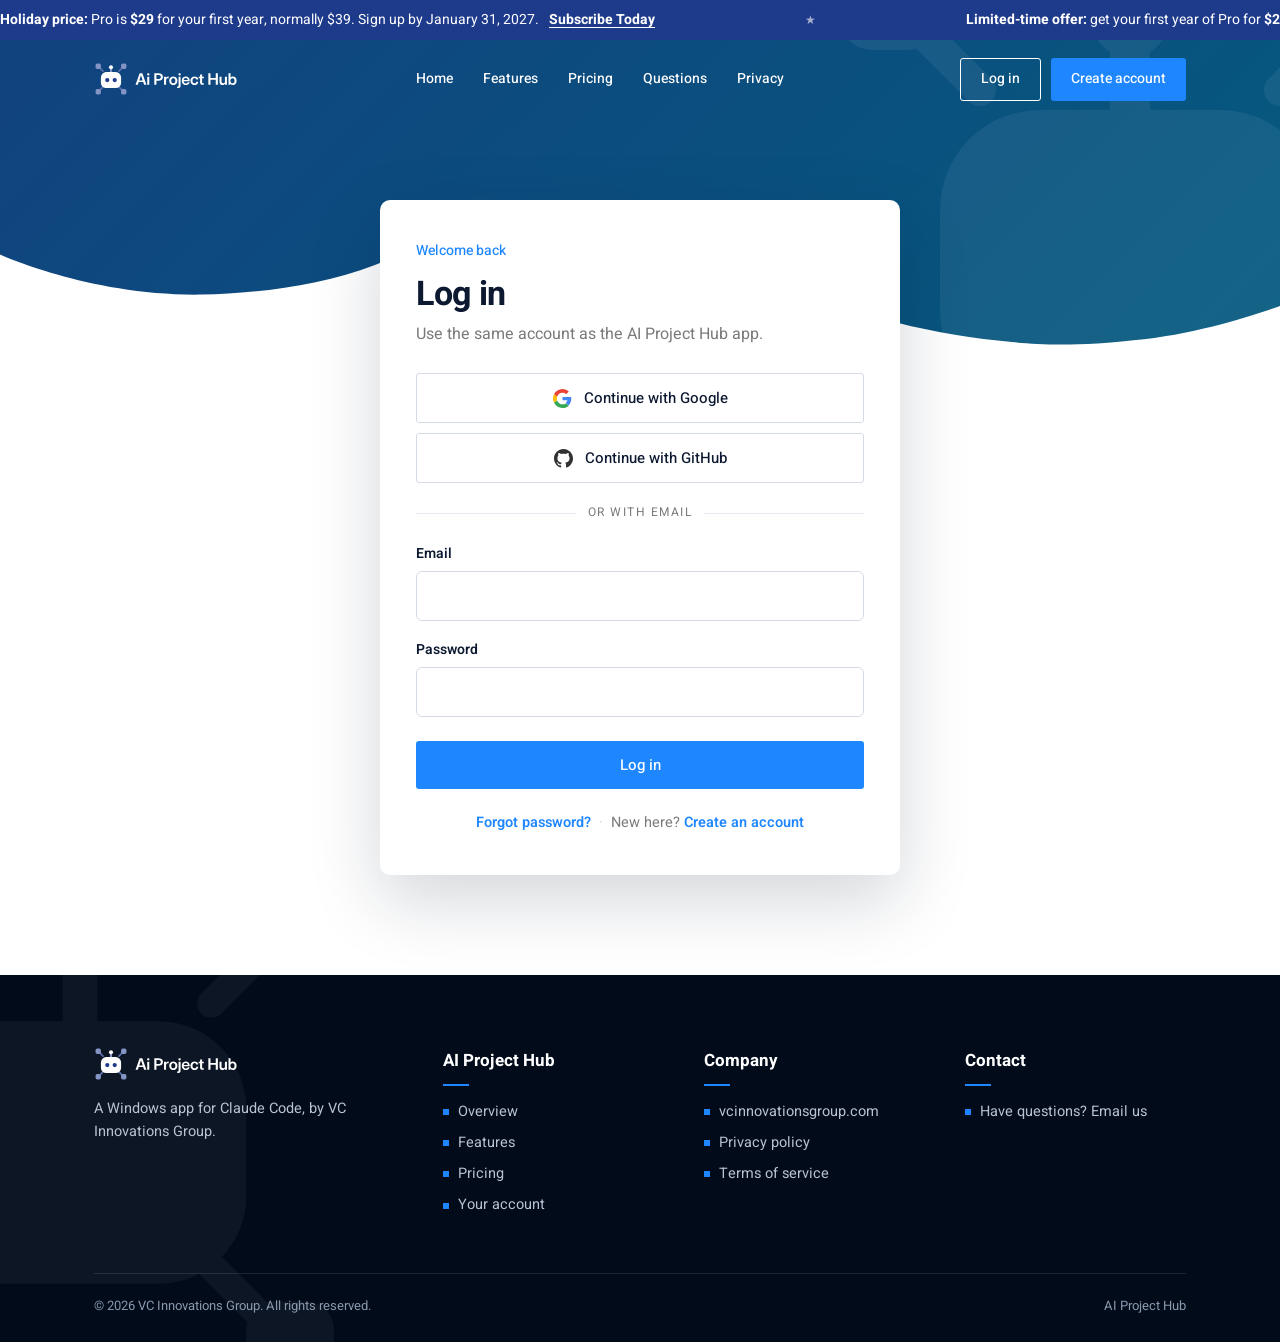
<file: account/login/index.html>
<!DOCTYPE html>
<html lang="en">
<head>
  <meta charset="UTF-8" />
  <meta name="viewport" content="width=device-width, initial-scale=1.0" />
  <!-- Google Search Console: proves getaiprojecthub.com is ours (needed for Google sign-in brand verification). Keep it. -->
  <meta name="google-site-verification" content="gZs-N-mG1hgnbAYeKJ3I3-_aKPQKovTtpEwuGJue6WQ" />
  <title>Log in to AI Project Hub</title>
  <meta name="description" content="Log in to your AI Project Hub account." />
  <meta property="og:title" content="Log in to AI Project Hub" />
  <meta property="og:description" content="Log in to your AI Project Hub account." />
  <meta property="og:type" content="website" />
  <meta property="og:image" content="https://getaiprojecthub.com/assets/brand/logo-mark-512.png" />
  <link rel="icon" href="/favicon.svg" type="image/svg+xml" />
  <link rel="icon" href="/assets/brand/favicon-32.png" type="image/png" sizes="32x32" />
  <link rel="apple-touch-icon" href="/assets/brand/favicon-180.png" />
  <link rel="preconnect" href="https://fonts.googleapis.com" />
  <link rel="preconnect" href="https://fonts.gstatic.com" crossorigin />
  <link href="https://fonts.googleapis.com/css2?family=Heebo:wght@400;500;600;700;800&display=swap" rel="stylesheet" />
  <link rel="stylesheet" href="/site.css" />
  <script src="/assets/bm-config.js"></script>
  <script type="module" src="/assets/bm-auth.js"></script>
</head>
<body>
<div class="topbar" role="region" aria-label="Holiday price"><div class="ticker"><span><b>Holiday price:</b>&nbsp;Pro is <b>&nbsp;$29&nbsp;</b> for your first year, normally $39. Sign up by January&nbsp;31,&nbsp;2027. <a href="/account/?buy=pro">Subscribe Today</a></span><span aria-hidden="true"><b>Limited-time offer:</b>&nbsp;get your first year of Pro for <b>&nbsp;$29</b>, with a 30-day money-back guarantee. <a href="/account/?buy=pro">Subscribe Today</a></span><span aria-hidden="true"><b>Holiday price:</b>&nbsp;Pro is <b>&nbsp;$29&nbsp;</b> for your first year, normally $39. Sign up by January&nbsp;31,&nbsp;2027. <a href="/account/?buy=pro">Subscribe Today</a></span><span aria-hidden="true"><b>Limited-time offer:</b>&nbsp;get your first year of Pro for <b>&nbsp;$29</b>, with a 30-day money-back guarantee. <a href="/account/?buy=pro">Subscribe Today</a></span><span aria-hidden="true"><b>Holiday price:</b>&nbsp;Pro is <b>&nbsp;$29&nbsp;</b> for your first year, normally $39. Sign up by January&nbsp;31,&nbsp;2027. <a href="/account/?buy=pro">Subscribe Today</a></span><span aria-hidden="true"><b>Limited-time offer:</b>&nbsp;get your first year of Pro for <b>&nbsp;$29</b>, with a 30-day money-back guarantee. <a href="/account/?buy=pro">Subscribe Today</a></span><span aria-hidden="true"><b>Holiday price:</b>&nbsp;Pro is <b>&nbsp;$29&nbsp;</b> for your first year, normally $39. Sign up by January&nbsp;31,&nbsp;2027. <a href="/account/?buy=pro">Subscribe Today</a></span><span aria-hidden="true"><b>Limited-time offer:</b>&nbsp;get your first year of Pro for <b>&nbsp;$29</b>, with a 30-day money-back guarantee. <a href="/account/?buy=pro">Subscribe Today</a></span></div></div>

<header>
  <div class="wrap nav">
    <a class="logo" href="/" aria-label="AI Project Hub, home"><img src="/assets/brand/logo-dark.svg" alt="AI Project Hub" width="273" height="64" /></a>
    <nav class="nav-links">
      <a href="/">Home</a><a href="/#features">Features</a><a href="/pricing/">Pricing</a><a href="/pricing/#faq">Questions</a><a href="/privacy.html">Privacy</a>
    </nav>
    <div class="nav-cta">
      <a class="btn btn-line" href="/account/login/" data-bm-account>Log in</a>
      <a class="btn btn-blue" href="/account/signup/" data-bm-signup>Create account</a>
    </div>
  </div>
</header>


<section class="page-hero bare">
  <img class="wash" src="/assets/brand/logo-mark.svg" alt="" style="right:-170px;top:-120px;width:640px;height:640px;opacity:.06" />
  <div class="wrap">
  </div>
  <svg class="wave" viewBox="0 0 1000 100" preserveAspectRatio="none" aria-hidden="true"><path fill="#ffffff" d="M790.5,93.1c-59.3-5.3-116.8-18-192.6-50c-29.6-12.7-76.9-31-100.5-35.9c-23.6-4.9-52.6-7.8-75.5-5.3c-10.2,1.1-22.6,1.4-50.1,7.4c-27.2,6.3-58.2,16.6-79.4,24.7c-41.3,15.9-94.9,21.9-134,22.6C72,58.2,0,25.8,0,25.8V100h1000V65.3c0,0-51.5,19.4-106.2,25.7C839.5,97,814.1,95.2,790.5,93.1z"/></svg>
</section>
  <main class="acct">
  <div class="acct-card" data-bm-page="login">
    <span class="kicker">Welcome back</span>
    <h1>Log in</h1>
    <p class="acct-sub">Use the same account as the AI Project Hub app.</p>
    <div id="bm-alert" class="alert" role="status" aria-live="polite"></div>
    <div class="oauth">
      <button type="button" class="btn btn-oauth" data-provider="google"><svg viewBox="0 0 48 48" aria-hidden="true"><path fill="#EA4335" d="M24 9.5c3.5 0 6.6 1.2 9.1 3.6l6.8-6.8C35.8 2.4 30.3 0 24 0 14.6 0 6.6 5.4 2.6 13.2l7.9 6.2C12.4 13.6 17.7 9.5 24 9.5z"/><path fill="#4285F4" d="M46.1 24.6c0-1.6-.1-3.1-.4-4.6H24v8.7h12.4c-.5 2.9-2.2 5.3-4.6 6.9l7.4 5.8c4.3-4 6.9-9.9 6.9-16.8z"/><path fill="#FBBC05" d="M10.5 28.6c-.5-1.4-.8-2.9-.8-4.6s.3-3.2.8-4.6l-7.9-6.2C.9 16.6 0 20.2 0 24s.9 7.4 2.6 10.8l7.9-6.2z"/><path fill="#34A853" d="M24 48c6.5 0 11.9-2.1 15.9-5.8l-7.4-5.8c-2.1 1.4-4.8 2.3-8.5 2.3-6.3 0-11.6-4.1-13.5-9.9l-7.9 6.2C6.6 42.6 14.6 48 24 48z"/></svg>Continue with Google</button>
      <button type="button" class="btn btn-oauth" data-provider="github"><svg viewBox="0 0 16 16" aria-hidden="true"><path fill="#313131" d="M8 0C3.6 0 0 3.6 0 8c0 3.5 2.3 6.5 5.5 7.6.4.1.5-.2.5-.4v-1.4c-2.2.5-2.7-1-2.7-1-.4-.9-.9-1.2-.9-1.2-.7-.5.1-.5.1-.5.8.1 1.2.8 1.2.8.7 1.2 1.9.9 2.3.7.1-.5.3-.9.5-1.1-1.8-.2-3.6-.9-3.6-3.9 0-.9.3-1.6.8-2.1-.1-.2-.4-1 .1-2.1 0 0 .7-.2 2.2.8.6-.2 1.3-.3 2-.3s1.4.1 2 .3c1.5-1 2.2-.8 2.2-.8.4 1.1.2 1.9.1 2.1.5.6.8 1.3.8 2.1 0 3.1-1.9 3.7-3.6 3.9.3.3.6.8.6 1.5v2.2c0 .2.1.5.6.4C13.7 14.5 16 11.5 16 8c0-4.4-3.6-8-8-8z"/></svg>Continue with GitHub</button>
    </div>
    <div class="or-line">or with email</div>
    <form id="bm-login-form" novalidate>
      <div class="field"><label for="li-email">Email</label><input id="li-email" name="email" type="email" autocomplete="email" required /></div>
      <div class="field"><label for="li-password">Password</label>
        <div class="pw-field"><input id="li-password" name="password" type="password" autocomplete="current-password" required /><button type="button" class="pw-toggle" aria-label="Show password"></button></div></div>
      <button type="submit" class="btn btn-primary">Log in</button>
    </form>
    <p class="acct-links"><a href="/account/reset/">Forgot password?</a><span class="sep">·</span>New here? <a href="/account/signup/">Create an account</a></p>
  </div>
  </main>

<footer>
  <img class="wash" src="/assets/brand/logo-mark.svg" alt="" style="left:-200px;top:-120px" />
  <div class="wrap">
    <div class="f-grid">
      <div><img src="/assets/brand/logo-dark.svg" alt="AI Project Hub" width="273" height="64" /><p>A Windows app for Claude Code, by VC Innovations Group.</p></div>
      <div><h4>AI Project Hub</h4><a href="/">Overview</a><a href="/#features">Features</a><a href="/pricing/">Pricing</a><a href="/account/">Your account</a></div>
      <div><h4>Company</h4><a href="https://vcinnovationsgroup.com/">vcinnovationsgroup.com</a><a href="/privacy.html">Privacy policy</a><a href="/terms.html">Terms of service</a></div>
      <div><h4>Contact</h4><a href="mailto:vfratto@vcinnovationsgroup.com?subject=AI%20Project%20Hub%20question">Have questions? Email us</a></div>
    </div>
    <div class="f-bottom"><span>&copy; 2026 VC Innovations Group. All rights reserved.</span><span>AI Project Hub</span></div>
  </div>
</footer>
</body>
</html>
</file>
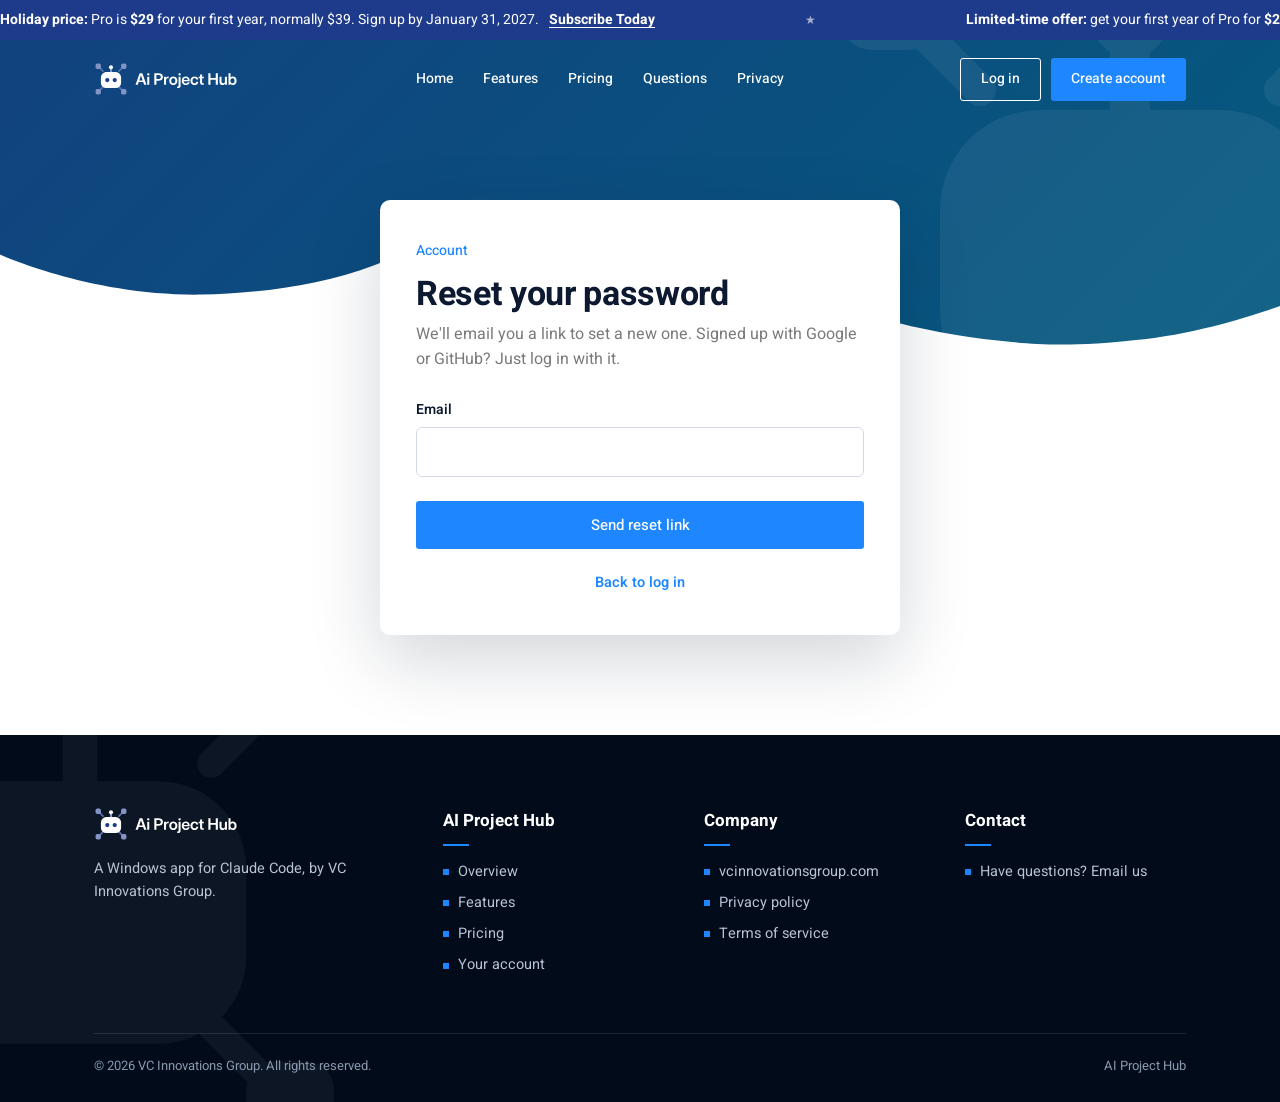
<file: account/reset/index.html>
<!DOCTYPE html>
<html lang="en">
<head>
  <meta charset="UTF-8" />
  <meta name="viewport" content="width=device-width, initial-scale=1.0" />
  <!-- Google Search Console: proves getaiprojecthub.com is ours (needed for Google sign-in brand verification). Keep it. -->
  <meta name="google-site-verification" content="gZs-N-mG1hgnbAYeKJ3I3-_aKPQKovTtpEwuGJue6WQ" />
  <title>Reset your AI Project Hub password</title>
  <meta name="description" content="Reset the password for your AI Project Hub account." />
  <meta property="og:title" content="Reset your AI Project Hub password" />
  <meta property="og:description" content="Reset the password for your AI Project Hub account." />
  <meta property="og:type" content="website" />
  <meta property="og:image" content="https://getaiprojecthub.com/assets/brand/logo-mark-512.png" />
  <link rel="icon" href="/favicon.svg" type="image/svg+xml" />
  <link rel="icon" href="/assets/brand/favicon-32.png" type="image/png" sizes="32x32" />
  <link rel="apple-touch-icon" href="/assets/brand/favicon-180.png" />
  <link rel="preconnect" href="https://fonts.googleapis.com" />
  <link rel="preconnect" href="https://fonts.gstatic.com" crossorigin />
  <link href="https://fonts.googleapis.com/css2?family=Heebo:wght@400;500;600;700;800&display=swap" rel="stylesheet" />
  <link rel="stylesheet" href="/site.css" />
  <script src="/assets/bm-config.js"></script>
  <script type="module" src="/assets/bm-auth.js"></script>
</head>
<body>
<div class="topbar" role="region" aria-label="Holiday price"><div class="ticker"><span><b>Holiday price:</b>&nbsp;Pro is <b>&nbsp;$29&nbsp;</b> for your first year, normally $39. Sign up by January&nbsp;31,&nbsp;2027. <a href="/account/?buy=pro">Subscribe Today</a></span><span aria-hidden="true"><b>Limited-time offer:</b>&nbsp;get your first year of Pro for <b>&nbsp;$29</b>, with a 30-day money-back guarantee. <a href="/account/?buy=pro">Subscribe Today</a></span><span aria-hidden="true"><b>Holiday price:</b>&nbsp;Pro is <b>&nbsp;$29&nbsp;</b> for your first year, normally $39. Sign up by January&nbsp;31,&nbsp;2027. <a href="/account/?buy=pro">Subscribe Today</a></span><span aria-hidden="true"><b>Limited-time offer:</b>&nbsp;get your first year of Pro for <b>&nbsp;$29</b>, with a 30-day money-back guarantee. <a href="/account/?buy=pro">Subscribe Today</a></span><span aria-hidden="true"><b>Holiday price:</b>&nbsp;Pro is <b>&nbsp;$29&nbsp;</b> for your first year, normally $39. Sign up by January&nbsp;31,&nbsp;2027. <a href="/account/?buy=pro">Subscribe Today</a></span><span aria-hidden="true"><b>Limited-time offer:</b>&nbsp;get your first year of Pro for <b>&nbsp;$29</b>, with a 30-day money-back guarantee. <a href="/account/?buy=pro">Subscribe Today</a></span><span aria-hidden="true"><b>Holiday price:</b>&nbsp;Pro is <b>&nbsp;$29&nbsp;</b> for your first year, normally $39. Sign up by January&nbsp;31,&nbsp;2027. <a href="/account/?buy=pro">Subscribe Today</a></span><span aria-hidden="true"><b>Limited-time offer:</b>&nbsp;get your first year of Pro for <b>&nbsp;$29</b>, with a 30-day money-back guarantee. <a href="/account/?buy=pro">Subscribe Today</a></span></div></div>

<header>
  <div class="wrap nav">
    <a class="logo" href="/" aria-label="AI Project Hub, home"><img src="/assets/brand/logo-dark.svg" alt="AI Project Hub" width="273" height="64" /></a>
    <nav class="nav-links">
      <a href="/">Home</a><a href="/#features">Features</a><a href="/pricing/">Pricing</a><a href="/pricing/#faq">Questions</a><a href="/privacy.html">Privacy</a>
    </nav>
    <div class="nav-cta">
      <a class="btn btn-line" href="/account/login/" data-bm-account>Log in</a>
      <a class="btn btn-blue" href="/account/signup/" data-bm-signup>Create account</a>
    </div>
  </div>
</header>


<section class="page-hero bare">
  <img class="wash" src="/assets/brand/logo-mark.svg" alt="" style="right:-170px;top:-120px;width:640px;height:640px;opacity:.06" />
  <div class="wrap">
  </div>
  <svg class="wave" viewBox="0 0 1000 100" preserveAspectRatio="none" aria-hidden="true"><path fill="#ffffff" d="M790.5,93.1c-59.3-5.3-116.8-18-192.6-50c-29.6-12.7-76.9-31-100.5-35.9c-23.6-4.9-52.6-7.8-75.5-5.3c-10.2,1.1-22.6,1.4-50.1,7.4c-27.2,6.3-58.2,16.6-79.4,24.7c-41.3,15.9-94.9,21.9-134,22.6C72,58.2,0,25.8,0,25.8V100h1000V65.3c0,0-51.5,19.4-106.2,25.7C839.5,97,814.1,95.2,790.5,93.1z"/></svg>
</section>
  <main class="acct">
  <div class="acct-card" data-bm-page="reset">
    <span class="kicker">Account</span>
    <h1>Reset your password</h1>
    <p class="acct-sub">We'll email you a link to set a new one. Signed up with Google or GitHub? Just log in with it.</p>
    <div id="bm-alert" class="alert" role="status" aria-live="polite"></div>
    <form id="bm-reset-request-form" novalidate>
      <div class="field"><label for="rs-email">Email</label><input id="rs-email" name="email" type="email" autocomplete="email" required /></div>
      <button type="submit" class="btn btn-primary">Send reset link</button>
    </form>
    <form id="bm-reset-set-form" novalidate style="display:none">
      <div class="field"><label for="rs-password">New password <span class="hint">(min. 8 characters)</span></label>
        <div class="pw-field"><input id="rs-password" name="password" type="password" autocomplete="new-password" minlength="8" required /><button type="button" class="pw-toggle" aria-label="Show password"></button></div></div>
      <button type="submit" class="btn btn-primary">Set new password</button>
    </form>
    <p class="acct-links"><a href="/account/login/">Back to log in</a></p>
  </div>
  </main>

<footer>
  <img class="wash" src="/assets/brand/logo-mark.svg" alt="" style="left:-200px;top:-120px" />
  <div class="wrap">
    <div class="f-grid">
      <div><img src="/assets/brand/logo-dark.svg" alt="AI Project Hub" width="273" height="64" /><p>A Windows app for Claude Code, by VC Innovations Group.</p></div>
      <div><h4>AI Project Hub</h4><a href="/">Overview</a><a href="/#features">Features</a><a href="/pricing/">Pricing</a><a href="/account/">Your account</a></div>
      <div><h4>Company</h4><a href="https://vcinnovationsgroup.com/">vcinnovationsgroup.com</a><a href="/privacy.html">Privacy policy</a><a href="/terms.html">Terms of service</a></div>
      <div><h4>Contact</h4><a href="mailto:vfratto@vcinnovationsgroup.com?subject=AI%20Project%20Hub%20question">Have questions? Email us</a></div>
    </div>
    <div class="f-bottom"><span>&copy; 2026 VC Innovations Group. All rights reserved.</span><span>AI Project Hub</span></div>
  </div>
</footer>
</body>
</html>
</file>
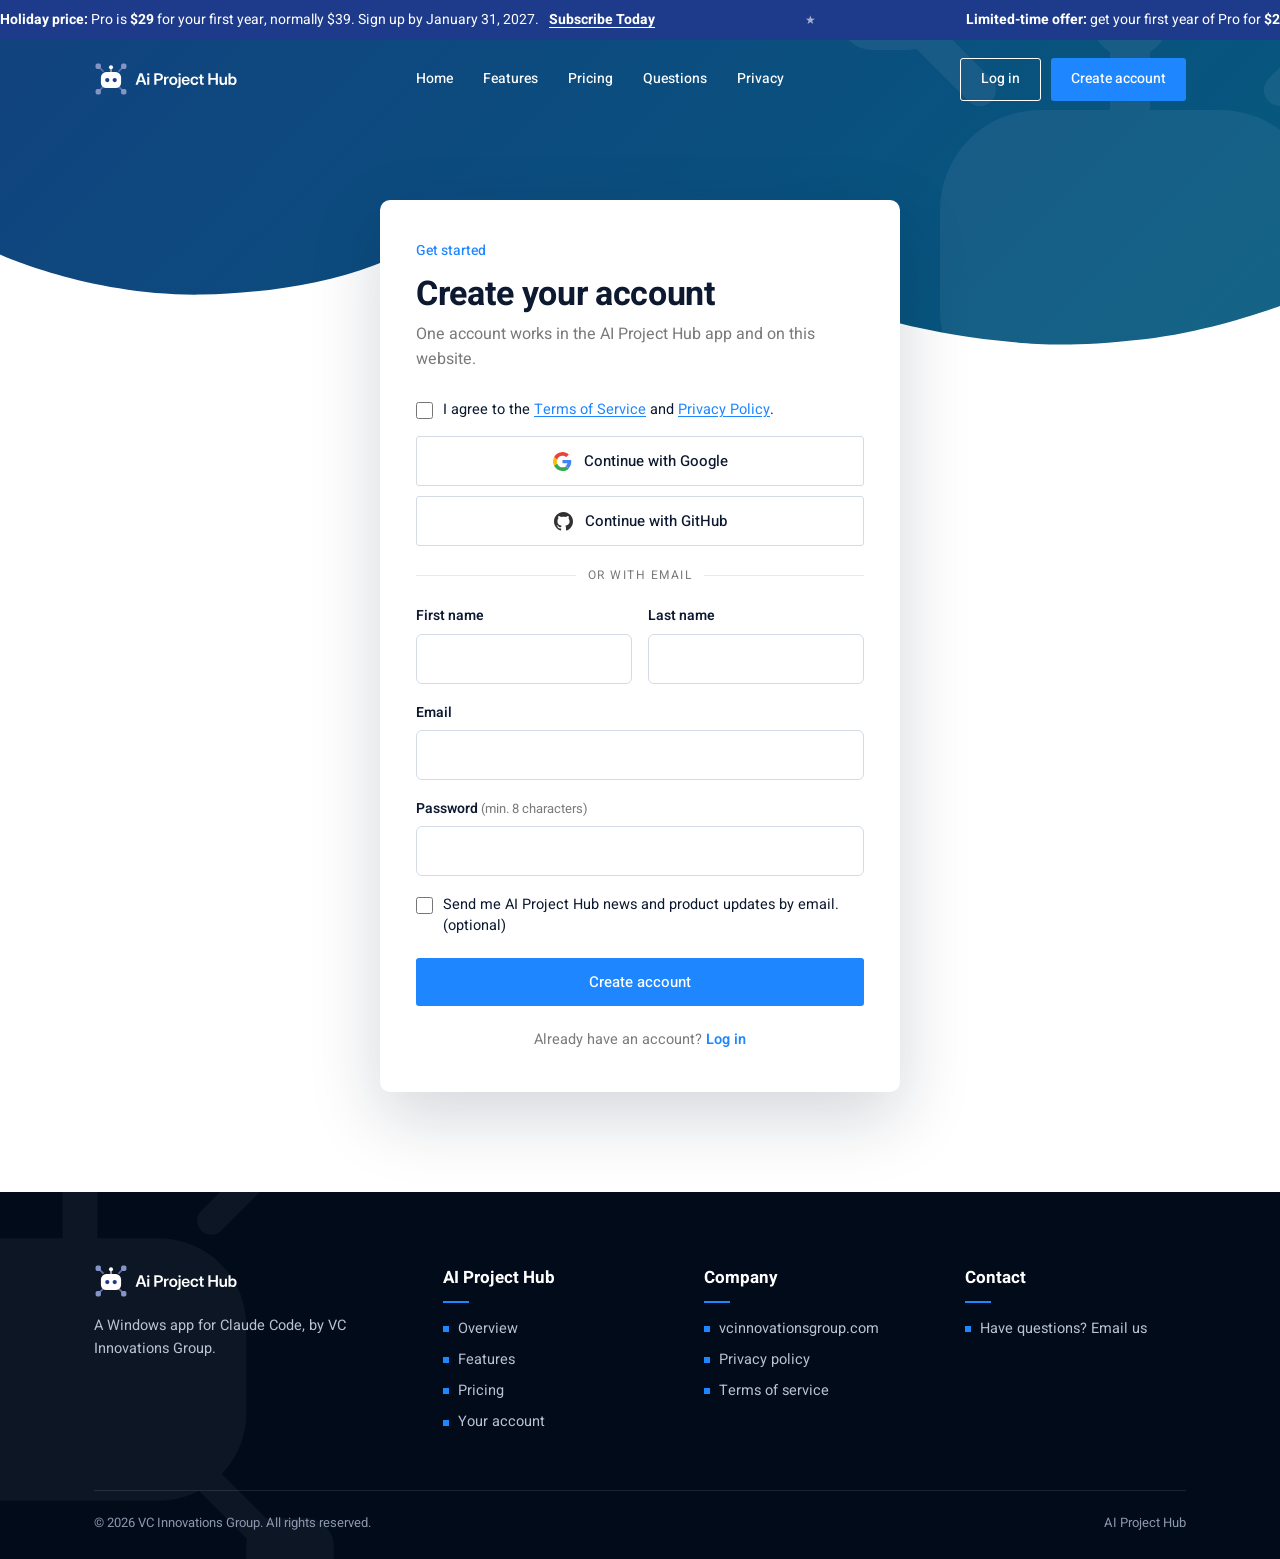
<file: account/signup/index.html>
<!DOCTYPE html>
<html lang="en">
<head>
  <meta charset="UTF-8" />
  <meta name="viewport" content="width=device-width, initial-scale=1.0" />
  <!-- Google Search Console: proves getaiprojecthub.com is ours (needed for Google sign-in brand verification). Keep it. -->
  <meta name="google-site-verification" content="gZs-N-mG1hgnbAYeKJ3I3-_aKPQKovTtpEwuGJue6WQ" />
  <title>Create your AI Project Hub account</title>
  <meta name="description" content="Create your AI Project Hub account." />
  <meta property="og:title" content="Create your AI Project Hub account" />
  <meta property="og:description" content="Create your AI Project Hub account." />
  <meta property="og:type" content="website" />
  <meta property="og:image" content="https://getaiprojecthub.com/assets/brand/logo-mark-512.png" />
  <link rel="icon" href="/favicon.svg" type="image/svg+xml" />
  <link rel="icon" href="/assets/brand/favicon-32.png" type="image/png" sizes="32x32" />
  <link rel="apple-touch-icon" href="/assets/brand/favicon-180.png" />
  <link rel="preconnect" href="https://fonts.googleapis.com" />
  <link rel="preconnect" href="https://fonts.gstatic.com" crossorigin />
  <link href="https://fonts.googleapis.com/css2?family=Heebo:wght@400;500;600;700;800&display=swap" rel="stylesheet" />
  <link rel="stylesheet" href="/site.css" />
  <script src="/assets/bm-config.js"></script>
  <script type="module" src="/assets/bm-auth.js"></script>
</head>
<body>
<div class="topbar" role="region" aria-label="Holiday price"><div class="ticker"><span><b>Holiday price:</b>&nbsp;Pro is <b>&nbsp;$29&nbsp;</b> for your first year, normally $39. Sign up by January&nbsp;31,&nbsp;2027. <a href="/account/?buy=pro">Subscribe Today</a></span><span aria-hidden="true"><b>Limited-time offer:</b>&nbsp;get your first year of Pro for <b>&nbsp;$29</b>, with a 30-day money-back guarantee. <a href="/account/?buy=pro">Subscribe Today</a></span><span aria-hidden="true"><b>Holiday price:</b>&nbsp;Pro is <b>&nbsp;$29&nbsp;</b> for your first year, normally $39. Sign up by January&nbsp;31,&nbsp;2027. <a href="/account/?buy=pro">Subscribe Today</a></span><span aria-hidden="true"><b>Limited-time offer:</b>&nbsp;get your first year of Pro for <b>&nbsp;$29</b>, with a 30-day money-back guarantee. <a href="/account/?buy=pro">Subscribe Today</a></span><span aria-hidden="true"><b>Holiday price:</b>&nbsp;Pro is <b>&nbsp;$29&nbsp;</b> for your first year, normally $39. Sign up by January&nbsp;31,&nbsp;2027. <a href="/account/?buy=pro">Subscribe Today</a></span><span aria-hidden="true"><b>Limited-time offer:</b>&nbsp;get your first year of Pro for <b>&nbsp;$29</b>, with a 30-day money-back guarantee. <a href="/account/?buy=pro">Subscribe Today</a></span><span aria-hidden="true"><b>Holiday price:</b>&nbsp;Pro is <b>&nbsp;$29&nbsp;</b> for your first year, normally $39. Sign up by January&nbsp;31,&nbsp;2027. <a href="/account/?buy=pro">Subscribe Today</a></span><span aria-hidden="true"><b>Limited-time offer:</b>&nbsp;get your first year of Pro for <b>&nbsp;$29</b>, with a 30-day money-back guarantee. <a href="/account/?buy=pro">Subscribe Today</a></span></div></div>

<header>
  <div class="wrap nav">
    <a class="logo" href="/" aria-label="AI Project Hub, home"><img src="/assets/brand/logo-dark.svg" alt="AI Project Hub" width="273" height="64" /></a>
    <nav class="nav-links">
      <a href="/">Home</a><a href="/#features">Features</a><a href="/pricing/">Pricing</a><a href="/pricing/#faq">Questions</a><a href="/privacy.html">Privacy</a>
    </nav>
    <div class="nav-cta">
      <a class="btn btn-line" href="/account/login/" data-bm-account>Log in</a>
      <a class="btn btn-blue" href="/account/signup/" data-bm-signup>Create account</a>
    </div>
  </div>
</header>


<section class="page-hero bare">
  <img class="wash" src="/assets/brand/logo-mark.svg" alt="" style="right:-170px;top:-120px;width:640px;height:640px;opacity:.06" />
  <div class="wrap">
  </div>
  <svg class="wave" viewBox="0 0 1000 100" preserveAspectRatio="none" aria-hidden="true"><path fill="#ffffff" d="M790.5,93.1c-59.3-5.3-116.8-18-192.6-50c-29.6-12.7-76.9-31-100.5-35.9c-23.6-4.9-52.6-7.8-75.5-5.3c-10.2,1.1-22.6,1.4-50.1,7.4c-27.2,6.3-58.2,16.6-79.4,24.7c-41.3,15.9-94.9,21.9-134,22.6C72,58.2,0,25.8,0,25.8V100h1000V65.3c0,0-51.5,19.4-106.2,25.7C839.5,97,814.1,95.2,790.5,93.1z"/></svg>
</section>
  <main class="acct">
  <div class="acct-card" data-bm-page="signup">
    <span class="kicker">Get started</span>
    <h1>Create your account</h1>
    <p class="acct-sub">One account works in the AI Project Hub app and on this website.</p>
    <div id="bm-alert" class="alert" role="status" aria-live="polite"></div>
    <label class="agree"><input type="checkbox" name="terms" form="bm-signup-form" required /><span>I agree to the <a href="/terms.html">Terms of Service</a> and <a href="/privacy.html">Privacy Policy</a>.</span></label>
    <div class="oauth">
      <button type="button" class="btn btn-oauth" data-provider="google"><svg viewBox="0 0 48 48" aria-hidden="true"><path fill="#EA4335" d="M24 9.5c3.5 0 6.6 1.2 9.1 3.6l6.8-6.8C35.8 2.4 30.3 0 24 0 14.6 0 6.6 5.4 2.6 13.2l7.9 6.2C12.4 13.6 17.7 9.5 24 9.5z"/><path fill="#4285F4" d="M46.1 24.6c0-1.6-.1-3.1-.4-4.6H24v8.7h12.4c-.5 2.9-2.2 5.3-4.6 6.9l7.4 5.8c4.3-4 6.9-9.9 6.9-16.8z"/><path fill="#FBBC05" d="M10.5 28.6c-.5-1.4-.8-2.9-.8-4.6s.3-3.2.8-4.6l-7.9-6.2C.9 16.6 0 20.2 0 24s.9 7.4 2.6 10.8l7.9-6.2z"/><path fill="#34A853" d="M24 48c6.5 0 11.9-2.1 15.9-5.8l-7.4-5.8c-2.1 1.4-4.8 2.3-8.5 2.3-6.3 0-11.6-4.1-13.5-9.9l-7.9 6.2C6.6 42.6 14.6 48 24 48z"/></svg>Continue with Google</button>
      <button type="button" class="btn btn-oauth" data-provider="github"><svg viewBox="0 0 16 16" aria-hidden="true"><path fill="#313131" d="M8 0C3.6 0 0 3.6 0 8c0 3.5 2.3 6.5 5.5 7.6.4.1.5-.2.5-.4v-1.4c-2.2.5-2.7-1-2.7-1-.4-.9-.9-1.2-.9-1.2-.7-.5.1-.5.1-.5.8.1 1.2.8 1.2.8.7 1.2 1.9.9 2.3.7.1-.5.3-.9.5-1.1-1.8-.2-3.6-.9-3.6-3.9 0-.9.3-1.6.8-2.1-.1-.2-.4-1 .1-2.1 0 0 .7-.2 2.2.8.6-.2 1.3-.3 2-.3s1.4.1 2 .3c1.5-1 2.2-.8 2.2-.8.4 1.1.2 1.9.1 2.1.5.6.8 1.3.8 2.1 0 3.1-1.9 3.7-3.6 3.9.3.3.6.8.6 1.5v2.2c0 .2.1.5.6.4C13.7 14.5 16 11.5 16 8c0-4.4-3.6-8-8-8z"/></svg>Continue with GitHub</button>
    </div>
    <div class="or-line">or with email</div>
    <form id="bm-signup-form" novalidate>
      <div class="field-row">
        <div class="field"><label for="su-first">First name</label><input id="su-first" name="first_name" type="text" autocomplete="given-name" required /></div>
        <div class="field"><label for="su-last">Last name</label><input id="su-last" name="last_name" type="text" autocomplete="family-name" required /></div>
      </div>
      <div class="field"><label for="su-email">Email</label><input id="su-email" name="email" type="email" autocomplete="email" required /></div>
      <div class="field"><label for="su-password">Password <span class="hint">(min. 8 characters)</span></label>
        <div class="pw-field"><input id="su-password" name="password" type="password" autocomplete="new-password" minlength="8" required /><button type="button" class="pw-toggle" aria-label="Show password"></button></div></div>
      <label class="agree"><input type="checkbox" name="marketing_opt_in" /><span>Send me AI Project Hub news and product updates by email. (optional)</span></label>
      <button type="submit" class="btn btn-primary">Create account</button>
    </form>
    <p class="acct-links">Already have an account? <a href="/account/login/">Log in</a></p>
  </div>
  </main>

<footer>
  <img class="wash" src="/assets/brand/logo-mark.svg" alt="" style="left:-200px;top:-120px" />
  <div class="wrap">
    <div class="f-grid">
      <div><img src="/assets/brand/logo-dark.svg" alt="AI Project Hub" width="273" height="64" /><p>A Windows app for Claude Code, by VC Innovations Group.</p></div>
      <div><h4>AI Project Hub</h4><a href="/">Overview</a><a href="/#features">Features</a><a href="/pricing/">Pricing</a><a href="/account/">Your account</a></div>
      <div><h4>Company</h4><a href="https://vcinnovationsgroup.com/">vcinnovationsgroup.com</a><a href="/privacy.html">Privacy policy</a><a href="/terms.html">Terms of service</a></div>
      <div><h4>Contact</h4><a href="mailto:vfratto@vcinnovationsgroup.com?subject=AI%20Project%20Hub%20question">Have questions? Email us</a></div>
    </div>
    <div class="f-bottom"><span>&copy; 2026 VC Innovations Group. All rights reserved.</span><span>AI Project Hub</span></div>
  </div>
</footer>
</body>
</html>
</file>
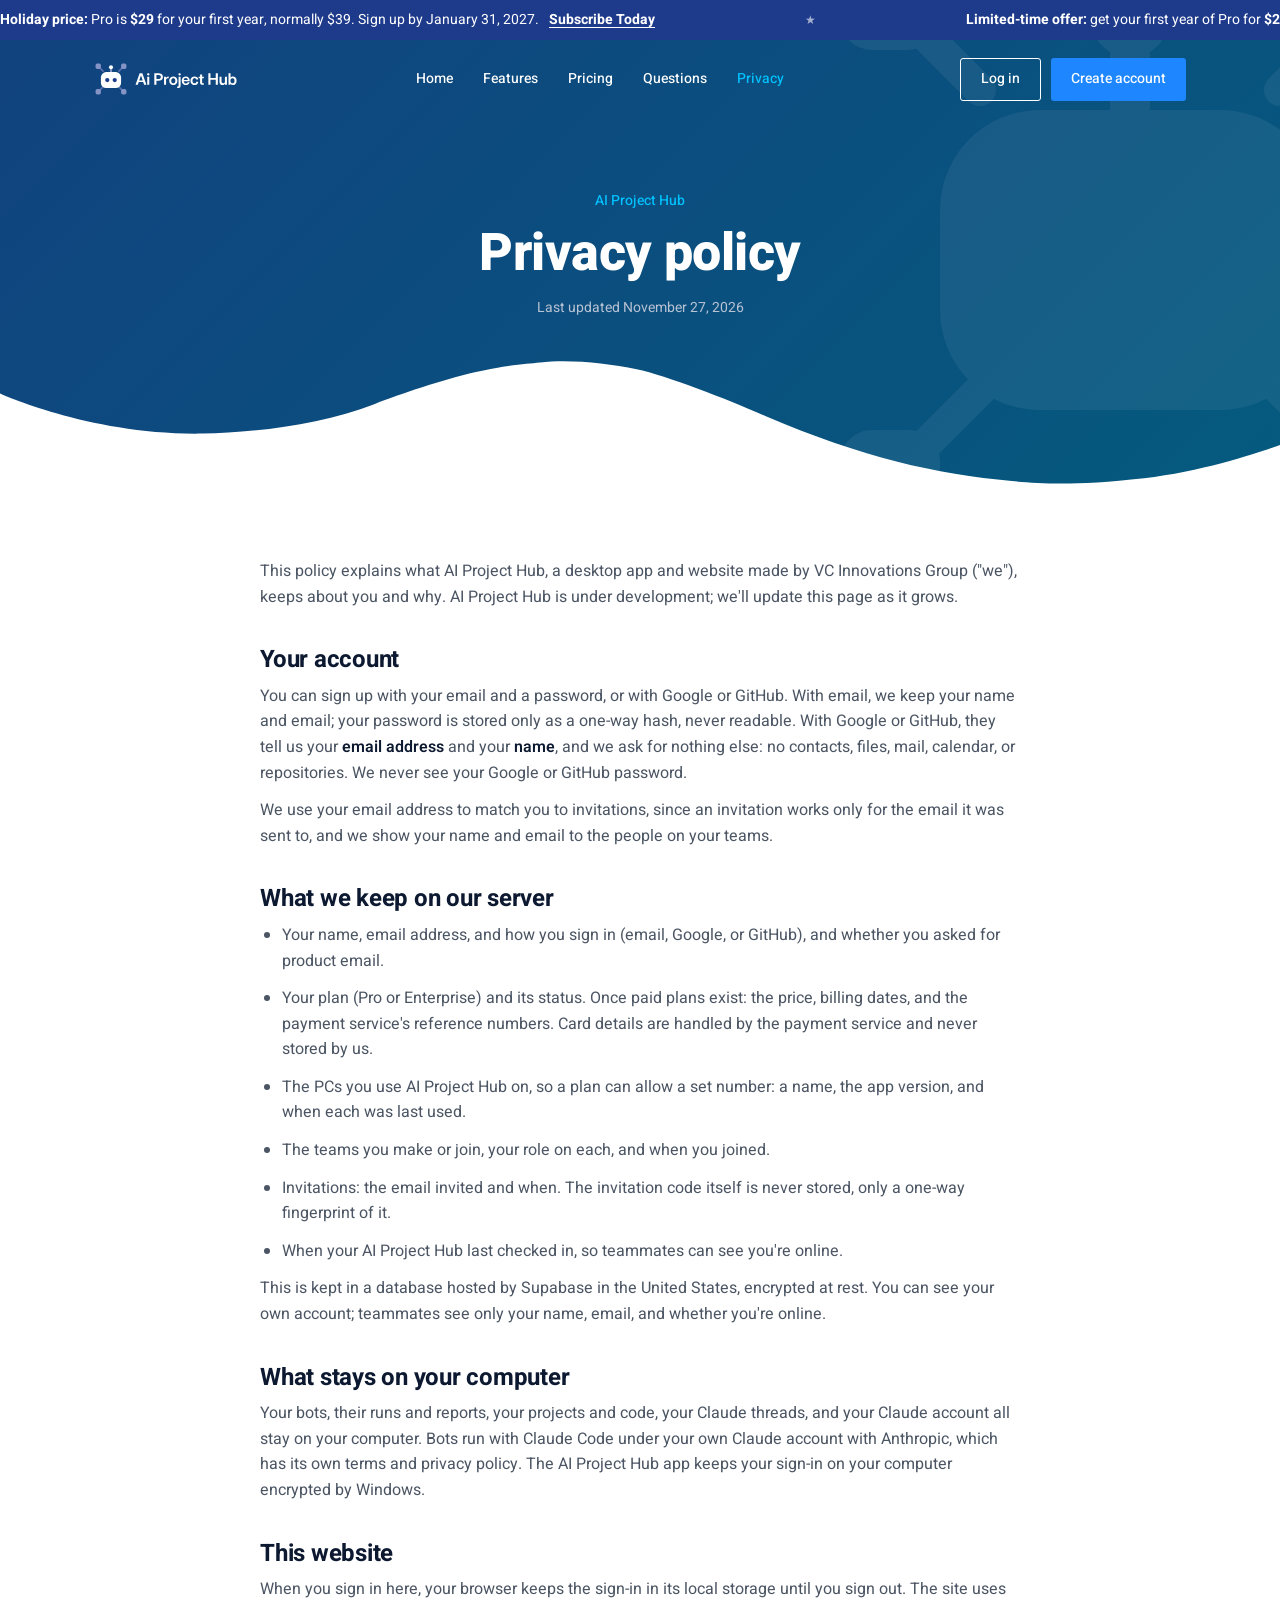
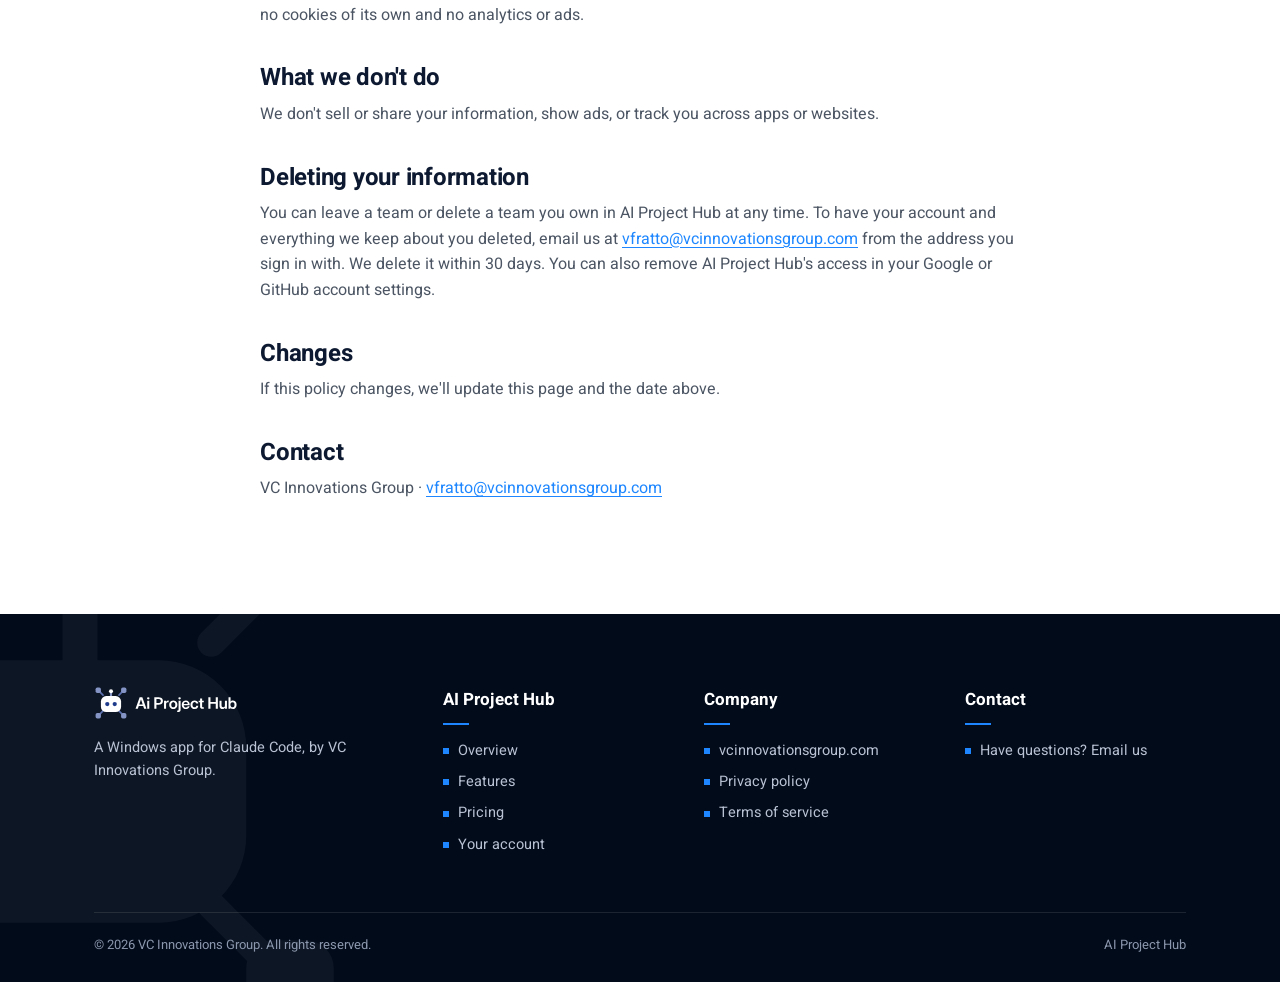
<file: privacy.html>
<!DOCTYPE html>
<html lang="en">
<head>
  <meta charset="UTF-8" />
  <meta name="viewport" content="width=device-width, initial-scale=1.0" />
  <!-- Google Search Console: proves getaiprojecthub.com is ours (needed for Google sign-in brand verification). Keep it. -->
  <meta name="google-site-verification" content="gZs-N-mG1hgnbAYeKJ3I3-_aKPQKovTtpEwuGJue6WQ" />
  <title>Privacy policy · AI Project Hub</title>
  <meta name="description" content="What AI Project Hub, by VC Innovations Group, keeps about you and why." />
  <meta property="og:title" content="Privacy policy · AI Project Hub" />
  <meta property="og:description" content="What AI Project Hub, by VC Innovations Group, keeps about you and why." />
  <meta property="og:type" content="website" />
  <meta property="og:image" content="https://getaiprojecthub.com/assets/brand/logo-mark-512.png" />
  <link rel="icon" href="/favicon.svg" type="image/svg+xml" />
  <link rel="icon" href="/assets/brand/favicon-32.png" type="image/png" sizes="32x32" />
  <link rel="apple-touch-icon" href="/assets/brand/favicon-180.png" />
  <link rel="preconnect" href="https://fonts.googleapis.com" />
  <link rel="preconnect" href="https://fonts.gstatic.com" crossorigin />
  <link href="https://fonts.googleapis.com/css2?family=Heebo:wght@400;500;600;700;800&display=swap" rel="stylesheet" />
  <link rel="stylesheet" href="/site.css" />
  <script src="/assets/bm-config.js"></script>
  <script type="module" src="/assets/bm-auth.js"></script>
</head>
<body>
<div class="topbar" role="region" aria-label="Holiday price"><div class="ticker"><span><b>Holiday price:</b>&nbsp;Pro is <b>&nbsp;$29&nbsp;</b> for your first year, normally $39. Sign up by January&nbsp;31,&nbsp;2027. <a href="/account/?buy=pro">Subscribe Today</a></span><span aria-hidden="true"><b>Limited-time offer:</b>&nbsp;get your first year of Pro for <b>&nbsp;$29</b>, with a 30-day money-back guarantee. <a href="/account/?buy=pro">Subscribe Today</a></span><span aria-hidden="true"><b>Holiday price:</b>&nbsp;Pro is <b>&nbsp;$29&nbsp;</b> for your first year, normally $39. Sign up by January&nbsp;31,&nbsp;2027. <a href="/account/?buy=pro">Subscribe Today</a></span><span aria-hidden="true"><b>Limited-time offer:</b>&nbsp;get your first year of Pro for <b>&nbsp;$29</b>, with a 30-day money-back guarantee. <a href="/account/?buy=pro">Subscribe Today</a></span><span aria-hidden="true"><b>Holiday price:</b>&nbsp;Pro is <b>&nbsp;$29&nbsp;</b> for your first year, normally $39. Sign up by January&nbsp;31,&nbsp;2027. <a href="/account/?buy=pro">Subscribe Today</a></span><span aria-hidden="true"><b>Limited-time offer:</b>&nbsp;get your first year of Pro for <b>&nbsp;$29</b>, with a 30-day money-back guarantee. <a href="/account/?buy=pro">Subscribe Today</a></span><span aria-hidden="true"><b>Holiday price:</b>&nbsp;Pro is <b>&nbsp;$29&nbsp;</b> for your first year, normally $39. Sign up by January&nbsp;31,&nbsp;2027. <a href="/account/?buy=pro">Subscribe Today</a></span><span aria-hidden="true"><b>Limited-time offer:</b>&nbsp;get your first year of Pro for <b>&nbsp;$29</b>, with a 30-day money-back guarantee. <a href="/account/?buy=pro">Subscribe Today</a></span></div></div>

<header>
  <div class="wrap nav">
    <a class="logo" href="/" aria-label="AI Project Hub, home"><img src="/assets/brand/logo-dark.svg" alt="AI Project Hub" width="273" height="64" /></a>
    <nav class="nav-links">
      <a href="/">Home</a><a href="/#features">Features</a><a href="/pricing/">Pricing</a><a href="/pricing/#faq">Questions</a><a href="/privacy.html" class="on">Privacy</a>
    </nav>
    <div class="nav-cta">
      <a class="btn btn-line" href="/account/login/" data-bm-account>Log in</a>
      <a class="btn btn-blue" href="/account/signup/" data-bm-signup>Create account</a>
    </div>
  </div>
</header>


<section class="page-hero">
  <img class="wash" src="/assets/brand/logo-mark.svg" alt="" style="right:-170px;top:-120px;width:640px;height:640px;opacity:.06" />
  <div class="wrap">
    <span class="kicker">AI Project Hub</span>
    <h1>Privacy policy</h1><p class="meta">Last updated November 27, 2026</p>
  </div>
  <svg class="wave" viewBox="0 0 1000 100" preserveAspectRatio="none" aria-hidden="true"><path fill="#ffffff" d="M790.5,93.1c-59.3-5.3-116.8-18-192.6-50c-29.6-12.7-76.9-31-100.5-35.9c-23.6-4.9-52.6-7.8-75.5-5.3c-10.2,1.1-22.6,1.4-50.1,7.4c-27.2,6.3-58.2,16.6-79.4,24.7c-41.3,15.9-94.9,21.9-134,22.6C72,58.2,0,25.8,0,25.8V100h1000V65.3c0,0-51.5,19.4-106.2,25.7C839.5,97,814.1,95.2,790.5,93.1z"/></svg>
</section>

  <section class="legal">
    <div class="wrap">
      <div class="prose">
        <p>This policy explains what AI Project Hub, a desktop app and website made by VC Innovations Group ("we"), keeps about you and why. AI Project Hub is under development; we'll update this page as it grows.</p>
        <h2>Your account</h2>
        <p>You can sign up with your email and a password, or with Google or GitHub. With email, we keep your name and email; your password is stored only as a one-way hash, never readable. With Google or GitHub, they tell us your <b>email address</b> and your <b>name</b>, and we ask for nothing else: no contacts, files, mail, calendar, or repositories. We never see your Google or GitHub password.</p>
        <p>We use your email address to match you to invitations, since an invitation works only for the email it was sent to, and we show your name and email to the people on your teams.</p>
        <h2>What we keep on our server</h2>
        <ul>
          <li>Your name, email address, and how you sign in (email, Google, or GitHub), and whether you asked for product email.</li>
          <li>Your plan (Pro or Enterprise) and its status. Once paid plans exist: the price, billing dates, and the payment service's reference numbers. Card details are handled by the payment service and never stored by us.</li>
          <li>The PCs you use AI Project Hub on, so a plan can allow a set number: a name, the app version, and when each was last used.</li>
          <li>The teams you make or join, your role on each, and when you joined.</li>
          <li>Invitations: the email invited and when. The invitation code itself is never stored, only a one-way fingerprint of it.</li>
          <li>When your AI Project Hub last checked in, so teammates can see you're online.</li>
        </ul>
        <p>This is kept in a database hosted by Supabase in the United States, encrypted at rest. You can see your own account; teammates see only your name, email, and whether you're online.</p>
        <h2>What stays on your computer</h2>
        <p>Your bots, their runs and reports, your projects and code, your Claude threads, and your Claude account all stay on your computer. Bots run with Claude Code under your own Claude account with Anthropic, which has its own terms and privacy policy. The AI Project Hub app keeps your sign-in on your computer encrypted by Windows.</p>
        <h2>This website</h2>
        <p>When you sign in here, your browser keeps the sign-in in its local storage until you sign out. The site uses no cookies of its own and no analytics or ads.</p>
        <h2>What we don't do</h2>
        <p>We don't sell or share your information, show ads, or track you across apps or websites.</p>
        <h2>Deleting your information</h2>
        <p>You can leave a team or delete a team you own in AI Project Hub at any time. To have your account and everything we keep about you deleted, email us at <a href="mailto:vfratto@vcinnovationsgroup.com">vfratto@vcinnovationsgroup.com</a> from the address you sign in with. We delete it within 30 days. You can also remove AI Project Hub's access in your Google or GitHub account settings.</p>
        <h2>Changes</h2>
        <p>If this policy changes, we'll update this page and the date above.</p>
        <h2>Contact</h2>
        <p>VC Innovations Group · <a href="mailto:vfratto@vcinnovationsgroup.com">vfratto@vcinnovationsgroup.com</a></p>
      </div>
    </div>
  </section>

<footer>
  <img class="wash" src="/assets/brand/logo-mark.svg" alt="" style="left:-200px;top:-120px" />
  <div class="wrap">
    <div class="f-grid">
      <div><img src="/assets/brand/logo-dark.svg" alt="AI Project Hub" width="273" height="64" /><p>A Windows app for Claude Code, by VC Innovations Group.</p></div>
      <div><h4>AI Project Hub</h4><a href="/">Overview</a><a href="/#features">Features</a><a href="/pricing/">Pricing</a><a href="/account/">Your account</a></div>
      <div><h4>Company</h4><a href="https://vcinnovationsgroup.com/">vcinnovationsgroup.com</a><a href="/privacy.html">Privacy policy</a><a href="/terms.html">Terms of service</a></div>
      <div><h4>Contact</h4><a href="mailto:vfratto@vcinnovationsgroup.com?subject=AI%20Project%20Hub%20question">Have questions? Email us</a></div>
    </div>
    <div class="f-bottom"><span>&copy; 2026 VC Innovations Group. All rights reserved.</span><span>AI Project Hub</span></div>
  </div>
</footer>
</body>
</html>
</file>
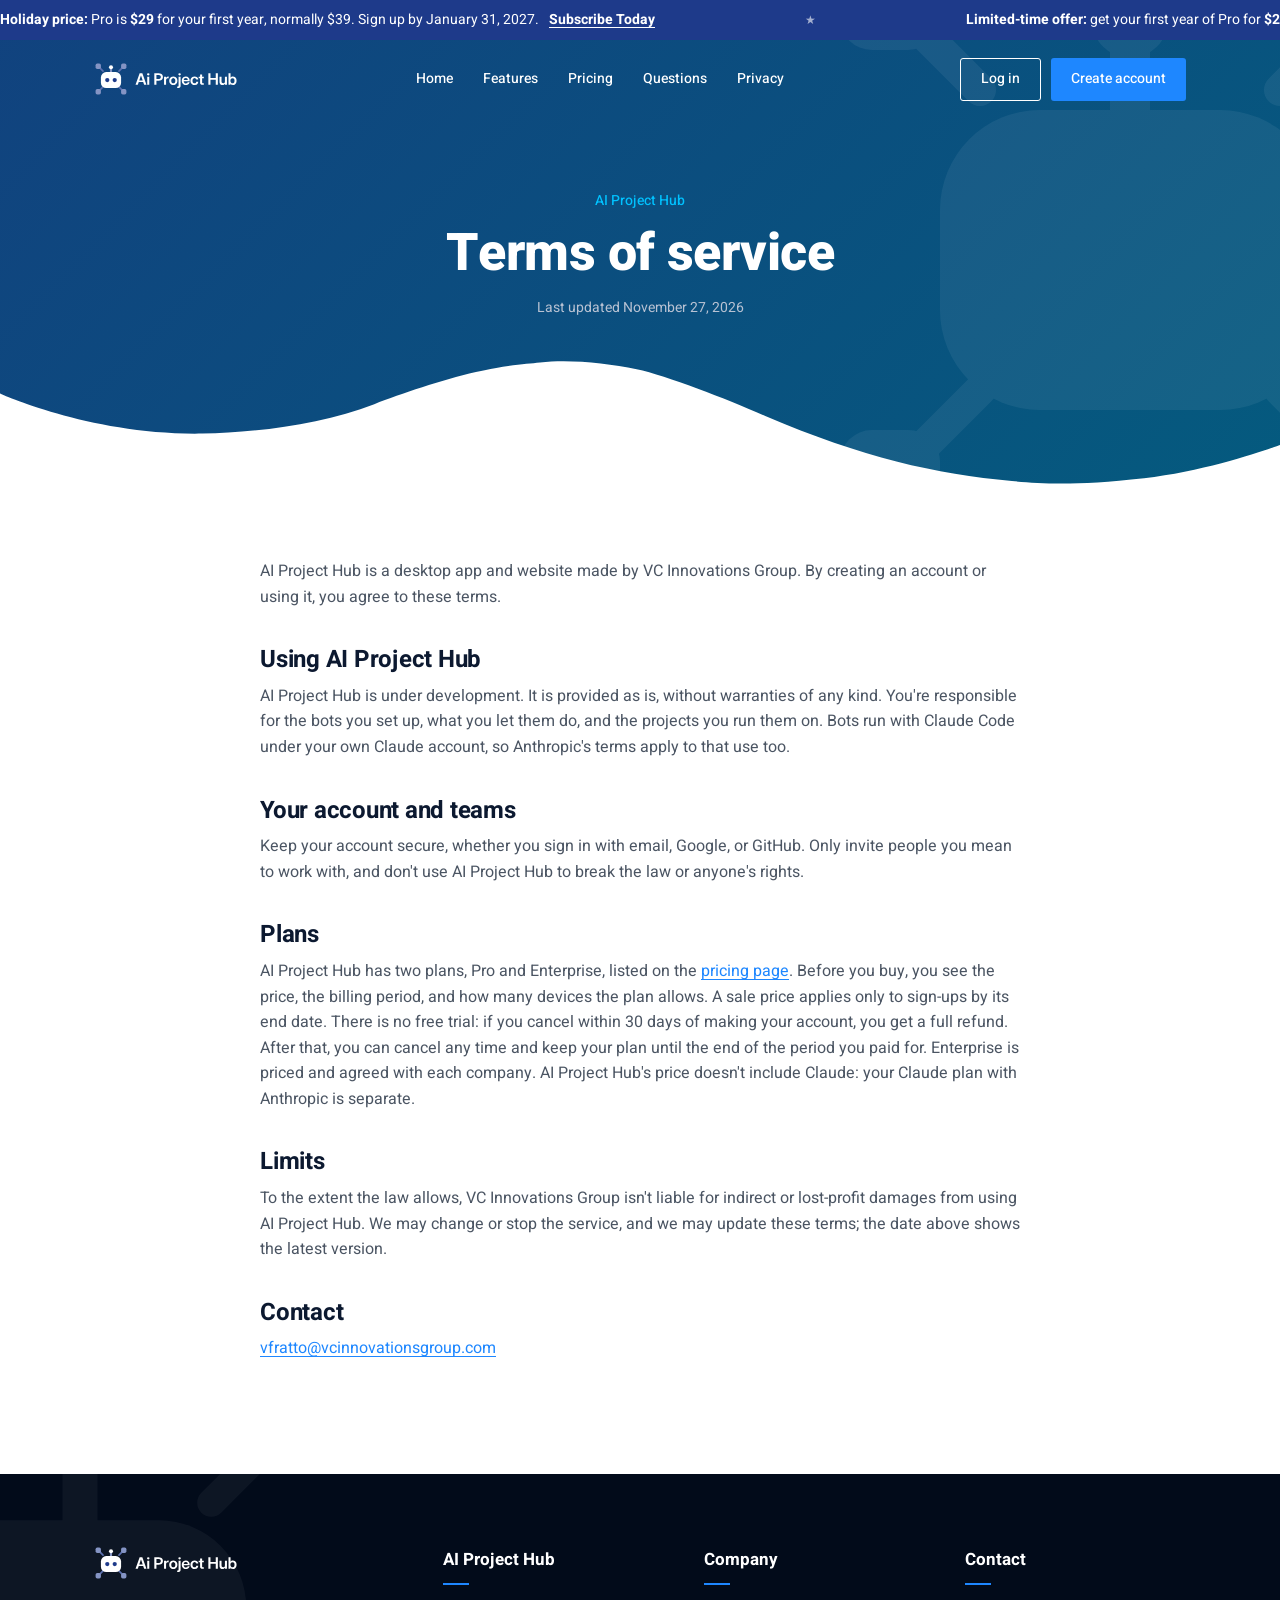
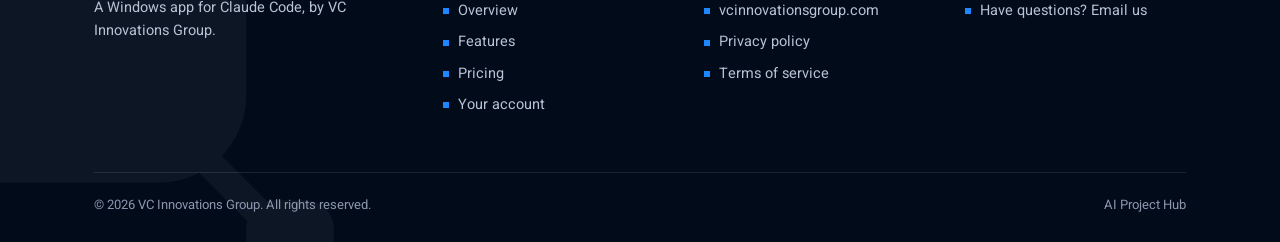
<file: terms.html>
<!DOCTYPE html>
<html lang="en">
<head>
  <meta charset="UTF-8" />
  <meta name="viewport" content="width=device-width, initial-scale=1.0" />
  <!-- Google Search Console: proves getaiprojecthub.com is ours (needed for Google sign-in brand verification). Keep it. -->
  <meta name="google-site-verification" content="gZs-N-mG1hgnbAYeKJ3I3-_aKPQKovTtpEwuGJue6WQ" />
  <title>Terms of service · AI Project Hub</title>
  <meta name="description" content="The terms for using AI Project Hub, by VC Innovations Group." />
  <meta property="og:title" content="Terms of service · AI Project Hub" />
  <meta property="og:description" content="The terms for using AI Project Hub, by VC Innovations Group." />
  <meta property="og:type" content="website" />
  <meta property="og:image" content="https://getaiprojecthub.com/assets/brand/logo-mark-512.png" />
  <link rel="icon" href="/favicon.svg" type="image/svg+xml" />
  <link rel="icon" href="/assets/brand/favicon-32.png" type="image/png" sizes="32x32" />
  <link rel="apple-touch-icon" href="/assets/brand/favicon-180.png" />
  <link rel="preconnect" href="https://fonts.googleapis.com" />
  <link rel="preconnect" href="https://fonts.gstatic.com" crossorigin />
  <link href="https://fonts.googleapis.com/css2?family=Heebo:wght@400;500;600;700;800&display=swap" rel="stylesheet" />
  <link rel="stylesheet" href="/site.css" />
  <script src="/assets/bm-config.js"></script>
  <script type="module" src="/assets/bm-auth.js"></script>
</head>
<body>
<div class="topbar" role="region" aria-label="Holiday price"><div class="ticker"><span><b>Holiday price:</b>&nbsp;Pro is <b>&nbsp;$29&nbsp;</b> for your first year, normally $39. Sign up by January&nbsp;31,&nbsp;2027. <a href="/account/?buy=pro">Subscribe Today</a></span><span aria-hidden="true"><b>Limited-time offer:</b>&nbsp;get your first year of Pro for <b>&nbsp;$29</b>, with a 30-day money-back guarantee. <a href="/account/?buy=pro">Subscribe Today</a></span><span aria-hidden="true"><b>Holiday price:</b>&nbsp;Pro is <b>&nbsp;$29&nbsp;</b> for your first year, normally $39. Sign up by January&nbsp;31,&nbsp;2027. <a href="/account/?buy=pro">Subscribe Today</a></span><span aria-hidden="true"><b>Limited-time offer:</b>&nbsp;get your first year of Pro for <b>&nbsp;$29</b>, with a 30-day money-back guarantee. <a href="/account/?buy=pro">Subscribe Today</a></span><span aria-hidden="true"><b>Holiday price:</b>&nbsp;Pro is <b>&nbsp;$29&nbsp;</b> for your first year, normally $39. Sign up by January&nbsp;31,&nbsp;2027. <a href="/account/?buy=pro">Subscribe Today</a></span><span aria-hidden="true"><b>Limited-time offer:</b>&nbsp;get your first year of Pro for <b>&nbsp;$29</b>, with a 30-day money-back guarantee. <a href="/account/?buy=pro">Subscribe Today</a></span><span aria-hidden="true"><b>Holiday price:</b>&nbsp;Pro is <b>&nbsp;$29&nbsp;</b> for your first year, normally $39. Sign up by January&nbsp;31,&nbsp;2027. <a href="/account/?buy=pro">Subscribe Today</a></span><span aria-hidden="true"><b>Limited-time offer:</b>&nbsp;get your first year of Pro for <b>&nbsp;$29</b>, with a 30-day money-back guarantee. <a href="/account/?buy=pro">Subscribe Today</a></span></div></div>

<header>
  <div class="wrap nav">
    <a class="logo" href="/" aria-label="AI Project Hub, home"><img src="/assets/brand/logo-dark.svg" alt="AI Project Hub" width="273" height="64" /></a>
    <nav class="nav-links">
      <a href="/">Home</a><a href="/#features">Features</a><a href="/pricing/">Pricing</a><a href="/pricing/#faq">Questions</a><a href="/privacy.html">Privacy</a>
    </nav>
    <div class="nav-cta">
      <a class="btn btn-line" href="/account/login/" data-bm-account>Log in</a>
      <a class="btn btn-blue" href="/account/signup/" data-bm-signup>Create account</a>
    </div>
  </div>
</header>


<section class="page-hero">
  <img class="wash" src="/assets/brand/logo-mark.svg" alt="" style="right:-170px;top:-120px;width:640px;height:640px;opacity:.06" />
  <div class="wrap">
    <span class="kicker">AI Project Hub</span>
    <h1>Terms of service</h1><p class="meta">Last updated November 27, 2026</p>
  </div>
  <svg class="wave" viewBox="0 0 1000 100" preserveAspectRatio="none" aria-hidden="true"><path fill="#ffffff" d="M790.5,93.1c-59.3-5.3-116.8-18-192.6-50c-29.6-12.7-76.9-31-100.5-35.9c-23.6-4.9-52.6-7.8-75.5-5.3c-10.2,1.1-22.6,1.4-50.1,7.4c-27.2,6.3-58.2,16.6-79.4,24.7c-41.3,15.9-94.9,21.9-134,22.6C72,58.2,0,25.8,0,25.8V100h1000V65.3c0,0-51.5,19.4-106.2,25.7C839.5,97,814.1,95.2,790.5,93.1z"/></svg>
</section>

  <section class="legal">
    <div class="wrap">
      <div class="prose">
        <p>AI Project Hub is a desktop app and website made by VC Innovations Group. By creating an account or using it, you agree to these terms.</p>
        <h2>Using AI Project Hub</h2>
        <p>AI Project Hub is under development. It is provided as is, without warranties of any kind. You're responsible for the bots you set up, what you let them do, and the projects you run them on. Bots run with Claude Code under your own Claude account, so Anthropic's terms apply to that use too.</p>
        <h2>Your account and teams</h2>
        <p>Keep your account secure, whether you sign in with email, Google, or GitHub. Only invite people you mean to work with, and don't use AI Project Hub to break the law or anyone's rights.</p>
        <h2>Plans</h2>
        <p>AI Project Hub has two plans, Pro and Enterprise, listed on the <a href="/pricing/">pricing page</a>. Before you buy, you see the price, the billing period, and how many devices the plan allows. A sale price applies only to sign-ups by its end date. There is no free trial: if you cancel within 30 days of making your account, you get a full refund. After that, you can cancel any time and keep your plan until the end of the period you paid for. Enterprise is priced and agreed with each company. AI Project Hub's price doesn't include Claude: your Claude plan with Anthropic is separate.</p>
        <h2>Limits</h2>
        <p>To the extent the law allows, VC Innovations Group isn't liable for indirect or lost-profit damages from using AI Project Hub. We may change or stop the service, and we may update these terms; the date above shows the latest version.</p>
        <h2>Contact</h2>
        <p><a href="mailto:vfratto@vcinnovationsgroup.com">vfratto@vcinnovationsgroup.com</a></p>
      </div>
    </div>
  </section>

<footer>
  <img class="wash" src="/assets/brand/logo-mark.svg" alt="" style="left:-200px;top:-120px" />
  <div class="wrap">
    <div class="f-grid">
      <div><img src="/assets/brand/logo-dark.svg" alt="AI Project Hub" width="273" height="64" /><p>A Windows app for Claude Code, by VC Innovations Group.</p></div>
      <div><h4>AI Project Hub</h4><a href="/">Overview</a><a href="/#features">Features</a><a href="/pricing/">Pricing</a><a href="/account/">Your account</a></div>
      <div><h4>Company</h4><a href="https://vcinnovationsgroup.com/">vcinnovationsgroup.com</a><a href="/privacy.html">Privacy policy</a><a href="/terms.html">Terms of service</a></div>
      <div><h4>Contact</h4><a href="mailto:vfratto@vcinnovationsgroup.com?subject=AI%20Project%20Hub%20question">Have questions? Email us</a></div>
    </div>
    <div class="f-bottom"><span>&copy; 2026 VC Innovations Group. All rights reserved.</span><span>AI Project Hub</span></div>
  </div>
</footer>
</body>
</html>
</file>
<file: site.css>
/* AI Project Hub's site (Nov 28): the Virtuware-style design, first made for the home page (_Mockups/virtuware/).
   Every page but the internal pricing matrix uses it; style.css is kept only for that page. */
:root {
  --bg: #020B1A; --bg1: #081529; --bg2: #0C1930; --line: rgba(255,255,255,0.1);
  --blue: #1E87FF; --blue2: #00C2FF; --ink: #0C1930; --muted: #7A7A7A; --soft: #B8C2D3;
  --navy: #1e3a8a; --max: 1140px;
}
* { box-sizing: border-box; margin: 0; padding: 0; }
html { scroll-behavior: smooth; }
body { font-family: 'Heebo', system-ui, sans-serif; color: var(--ink); background: #fff; line-height: 1.6; font-size: 16px; overflow-x: hidden; }
a { color: inherit; text-decoration: none; }
img { max-width: 100%; height: auto; display: block; }
.wrap { max-width: var(--max); margin: 0 auto; padding: 0 24px; }
h1, h2, h3 { font-weight: 700; line-height: 1.15; letter-spacing: -0.01em; }
.kicker { color: var(--blue); font-size: 14px; font-weight: 500; display: block; margin-bottom: 12px; }
.btn { display: inline-flex; align-items: center; justify-content: center; gap: 8px; font-weight: 500; font-size: 15px; padding: 13px 26px; border-radius: 3px; transition: background .15s, color .15s, border-color .15s; }
.btn-blue { background: var(--blue); color: #fff; }
.btn-blue:hover { background: var(--blue2); }
.btn-line { border: 1.5px solid #fff; color: #fff; }
.btn-line:hover { background: #fff; color: var(--ink); }
.btn-white { background: #fff; color: var(--navy); }
.btn-white:hover { background: var(--bg); color: #fff; }

/* holiday strip at the very top */
.topbar { background: var(--navy); color: #fff; font-size: 14px; padding: 9px 0; overflow: hidden; white-space: nowrap; }
.topbar b { font-weight: 700; }
.topbar a { text-decoration: underline; text-underline-offset: 3px; margin-left: 10px; font-weight: 700; }
.topbar a:hover { color: var(--blue2); }
/* the holiday offer scrolls right to left; two identical halves make the loop seamless; it pauses under the pointer */
.ticker { display: inline-flex; animation: ticker 60s linear infinite; }
.ticker > span { display: inline-flex; align-items: center; padding-right: 150px; }
.ticker > span::after { content: '★'; margin-left: 150px; opacity: .6; font-size: 12px; }
.topbar:hover .ticker, .topbar:focus-within .ticker { animation-play-state: paused; }
@keyframes ticker { from { transform: translateX(0); } to { transform: translateX(-50%); } }
@media (prefers-reduced-motion: reduce) { .ticker { animation: none; } .topbar { text-align: center; } .ticker > span:not(:first-child) { display: none; } .ticker > span::after { display: none; } }

/* header, over the hero */
header { position: absolute; left: 0; right: 0; z-index: 10; }
.nav { display: flex; align-items: center; justify-content: space-between; height: 78px; }
.nav .logo img { height: 34px; width: auto; }
.nav-links { display: flex; align-items: center; gap: 30px; color: #fff; font-size: 14px; font-weight: 500; }
.nav-links a:hover { color: var(--blue2); }
.nav-cta { display: flex; gap: 10px; }
.nav-cta .btn { padding: 9px 20px; font-size: 14px; }

/* hero: solid navy with a curved bottom (no gradient) */
.hero { position: relative; background: linear-gradient(135deg, rgba(30,135,255,0.4) 0%, rgba(0,194,255,0.4) 100%), #081529; color: #fff; padding: 140px 0 200px; overflow: hidden; }
.wave { position: absolute; left: 0; bottom: -1px; width: 100%; height: 190px; display: block; z-index: 1; }
.hero-grid { position: relative; z-index: 2; display: grid; grid-template-columns: 1.25fr 1fr; gap: 56px; align-items: center; }
.devices { position: relative; z-index: 3; transform: translateY(95px); }
.devices img { width: 118%; max-width: none; margin-left: -12%; height: auto; filter: drop-shadow(0 30px 40px rgba(0,0,0,0.45)); }
.hero-tag { display: flex; align-items: center; gap: 10px; font-size: 15px; margin-bottom: 18px; color: #dbe6ff; }
.hero-tag svg { width: 20px; height: 20px; }
.hero h1 { font-size: clamp(36px, 4.6vw, 54px); font-weight: 800; }
.hero p { color: var(--soft); margin: 20px 0 30px; max-width: 46ch; }
.hero-ctas { display: flex; flex-wrap: wrap; gap: 12px; }

/* light split section */
.split { padding: 100px 0; position: relative; }
.split-grid { display: grid; grid-template-columns: 1fr 1fr; gap: 64px; align-items: center; }
.split h2, .dark h2 { font-size: clamp(30px, 3.4vw, 42px); }
.split .lead { color: var(--muted); margin: 16px 0 26px; }
.checks { list-style: none; display: grid; gap: 20px; }
.checks li { display: grid; grid-template-columns: 34px 1fr; gap: 14px; }
.check { width: 30px; height: 30px; border-radius: 50%; border: 2px solid #22c55e; display: grid; place-items: center; color: #22c55e; }
.check svg { width: 15px; height: 15px; }
.checks b { display: block; font-size: 17px; margin-bottom: 3px; }
.checks span { color: var(--muted); font-size: 15px; }

/* brain card */
.card-mock { background: #fff; border-radius: 10px; box-shadow: 0 25px 70px rgba(12,25,48,0.16); padding: 26px 28px; }
.cm-head { display: flex; align-items: center; gap: 10px; }
.cm-head b { font-size: 17px; }
.cm-head small { margin-left: auto; color: var(--muted); font-size: 12px; }
.dot { width: 10px; height: 10px; border-radius: 50%; background: var(--navy); }
.feeds { display: flex; flex-wrap: wrap; gap: 8px; margin: 16px 0 6px; }
.feeds span { font-size: 12.5px; color: #4b5563; border: 1px solid #e5e9f0; background: #f6f8fb; border-radius: 999px; padding: 4px 11px; }
.feeds b { color: var(--navy); margin-right: 3px; }
.cm-arrow { font-size: 11px; letter-spacing: 1.5px; text-transform: uppercase; color: var(--blue); margin: 12px 0 4px; }
.cm-row { display: grid; grid-template-columns: 118px 1fr; gap: 12px; padding: 11px 0; border-top: 1px solid #edf0f5; font-size: 14.5px; }
.cm-row span { color: var(--muted); font-size: 12.5px; }
.cm-foot { border-top: 1px solid #edf0f5; padding-top: 12px; color: var(--muted); font-size: 12.5px; }

/* dark sections */
.dark { background: var(--bg1); color: #fff; padding: 110px 0; position: relative; overflow: hidden; }
.dark.alt { background: var(--bg2); }
/* our mark, washed out and clipped off the edge (in place of the template's circles) */
.wash { position: absolute; width: 560px; height: 560px; opacity: 0.045; filter: brightness(0) invert(1); pointer-events: none; user-select: none; z-index: 0; }
.hero .wash { opacity: 0.06; }
.dark p { color: var(--soft); }
.dark-grid { position: relative; display: grid; grid-template-columns: 1fr 1fr; gap: 64px; align-items: center; }
.icon-list { list-style: none; display: grid; gap: 24px; margin-top: 26px; }
.icon-list li { display: grid; grid-template-columns: 44px 1fr; gap: 16px; }
.ic { width: 42px; height: 42px; border-radius: 50%; border: 1.5px solid currentColor; display: grid; place-items: center; }
.ic svg { width: 19px; height: 19px; }
.c-green { color: #34d399; } .c-pink { color: #FA4676; } .c-blue { color: var(--blue); } .c-cyan { color: var(--blue2); } .c-gold { color: #f5b942; } .c-violet { color: #8fa8ff; }
.icon-list b { display: block; font-size: 17px; margin-bottom: 3px; color: #fff; }
.icon-list span { color: var(--soft); font-size: 15px; }

/* devices card on dark */
.pair { background: #fff; color: var(--ink); border-radius: 10px; padding: 28px; display: grid; grid-template-columns: 1fr auto 1fr; gap: 16px; align-items: stretch; box-shadow: 0 30px 70px rgba(0,0,0,0.4); }
.pc { border: 1px solid #e5e9f0; background: #f6f8fb; border-radius: 8px; padding: 18px 16px; display: flex; flex-direction: column; justify-content: center; gap: 6px; }
.pc.home { background: #fff; border: 2px solid var(--navy); }
.pc h3 { font-size: 22px; }
.pc em { font-style: normal; font-size: 11px; letter-spacing: 1.3px; text-transform: uppercase; font-weight: 700; color: var(--navy); }
.pc p { font-size: 13.5px; color: #4b5563; }
.link { align-self: center; display: flex; flex-direction: column; align-items: center; gap: 6px; font-size: 11px; letter-spacing: 1px; text-transform: uppercase; color: var(--muted); }
.link b { font-size: 20px; letter-spacing: 3px; color: var(--blue); }
.link .lock { display: inline-flex; align-items: center; gap: 5px; color: #16a34a; font-weight: 600; }
.link .lock svg { width: 13px; height: 13px; }
.link::before, .link::after { content: ''; width: 2px; height: 22px; background: var(--blue); opacity: .4; }

/* bots: white, words on the left, the laptop on the right running off the edge (the template's "Our Technology") */
.offset { position: relative; background: #fff; padding: 120px 0; overflow: hidden; }
.offset-grid { position: relative; z-index: 1; display: grid; grid-template-columns: 1fr 1fr; gap: 64px; align-items: center; min-height: 560px; }
.offset h2 { font-size: clamp(30px, 3.4vw, 42px); }
.offset .lead { color: var(--muted); margin: 16px 0 26px; }
.offset-img { position: absolute; z-index: 1; top: 50%; left: 50%; width: min(1060px, 64vw); transform: translateY(-50%); }
.offset-img img { width: 100%; height: auto; }
.wash.light { filter: none; opacity: 0.05; }
/* six-up grid */
.six { display: grid; grid-template-columns: 1fr 2fr; gap: 64px; position: relative; }
.six-items { display: grid; grid-template-columns: 1fr 1fr; gap: 40px 44px; }
.six-items div { display: grid; grid-template-columns: 44px 1fr; gap: 16px; }
.six-items b { display: block; color: #fff; font-size: 17px; margin-bottom: 4px; }
.six-items span { color: var(--soft); font-size: 15px; }
.underline { width: 34px; height: 2px; background: var(--blue); margin-top: 26px; }

/* why cards */
.why { padding: 100px 0; text-align: center; }
.why h2 { font-size: clamp(30px, 3.4vw, 42px); max-width: 20ch; margin: 0 auto; }
.why > .wrap > p { color: var(--muted); max-width: 60ch; margin: 16px auto 48px; }
.why-grid { display: grid; grid-template-columns: 1fr 1fr; gap: 18px; text-align: center; }
.why-card { border-radius: 8px; padding: 42px 46px; }
.why-card .ic { margin: 0 auto 18px; width: 52px; height: 52px; background: #fff; }
.why-card .ic svg { width: 22px; height: 22px; }
.why-card h3 { font-size: 21px; margin-bottom: 10px; }
.why-card p { color: #5b6472; font-size: 15px; }
.p-green { background: #E3F5E6; } .p-blue { background: #DDEBFD; } .p-cyan { background: #DDF4FC; } .p-pink { background: #FCE2EA; }

/* pricing */
.plans { display: grid; grid-template-columns: 1fr 1fr; gap: 22px; margin-top: 48px; max-width: 920px; margin-left: auto; margin-right: auto; text-align: left; }
.plan { background: var(--bg2); border: 1px solid var(--line); border-radius: 10px; padding: 34px 32px; display: flex; flex-direction: column; position: relative; }
.plan.main { border: 2px solid var(--blue); }
.plan .tag { position: absolute; top: -13px; left: 30px; background: var(--blue); color: #fff; font-size: 11px; letter-spacing: 1.4px; text-transform: uppercase; padding: 4px 12px; border-radius: 3px; font-weight: 600; }
.plan h3 { font-size: 26px; color: #fff; }
.plan .for { color: var(--soft); font-size: 14.5px; margin: 6px 0 20px; }
.price { display: flex; align-items: baseline; gap: 10px; color: #fff; }
.price s { color: #6b7a93; font-size: 24px; }
.price strong { font-size: 52px; font-weight: 800; line-height: 1; }
.price small { color: var(--soft); }
.plan .sub { color: var(--soft); font-size: 13.5px; margin-top: 10px; }
.plan ul { list-style: none; margin: 22px 0 28px; flex: 1; display: grid; gap: 10px; }
.plan li { color: #e4ebf7; font-size: 14.5px; padding-left: 26px; position: relative; }
.plan li::before { content: ''; position: absolute; left: 3px; top: 6px; width: 10px; height: 6px; border-left: 2px solid var(--blue2); border-bottom: 2px solid var(--blue2); transform: rotate(-45deg); }
.note { max-width: 920px; margin: 22px auto 0; color: var(--soft); font-size: 14px; text-align: center; }

/* faq */
.faq-grid { display: grid; grid-template-columns: 1fr 1.6fr; gap: 56px; position: relative; }
.faq details { background: var(--bg2); border: 1px solid var(--line); border-radius: 6px; margin-bottom: 10px; }
.faq summary { list-style: none; cursor: pointer; padding: 18px 20px; font-weight: 600; color: #fff; display: flex; justify-content: space-between; gap: 16px; }
.faq summary::-webkit-details-marker { display: none; }
.faq summary::after { content: ''; width: 9px; height: 9px; border-right: 2px solid #fff; border-bottom: 2px solid #fff; transform: rotate(45deg); margin-top: 4px; flex: none; transition: transform .2s; }
.faq details[open] summary::after { transform: rotate(-135deg); margin-top: 8px; }
.faq details p { padding: 0 20px 18px; font-size: 15px; }

/* get started */
.start { text-align: center; padding: 100px 0; background: var(--bg1); color: #fff; position: relative; overflow: hidden; }
.start::before { content: ''; position: absolute; inset: 0; background-image: radial-gradient(rgba(255,255,255,0.08) 1.2px, transparent 1.2px); background-size: 14px 14px; opacity: .6; }
.start .wrap { position: relative; }
.start h2 { font-size: clamp(30px, 3.6vw, 44px); }
.start .need { display: grid; grid-template-columns: repeat(3, 1fr); gap: 18px; max-width: 900px; margin: 36px auto; text-align: left; }
.start .need div { background: var(--bg2); border: 1px solid var(--line); border-radius: 8px; padding: 22px; }
.start .need b { display: block; margin-bottom: 6px; }
.start .need span { color: var(--soft); font-size: 14.5px; }

/* promo band: solid, no gradient */
.promo { background: var(--blue); color: #fff; padding: 64px 0; }
.promo-grid { display: grid; grid-template-columns: 1fr 1px 1fr; gap: 48px; align-items: center; }
.promo-grid .rule { background: rgba(255,255,255,0.35); height: 100%; }
.promo .badge { display: inline-flex; align-items: center; gap: 10px; font-weight: 700; letter-spacing: .5px; margin-bottom: 16px; }
.promo .badge i { width: 30px; height: 30px; border-radius: 50%; background: #fff; color: var(--blue); display: grid; place-items: center; font-style: normal; font-size: 15px; }
.promo h2 { font-size: clamp(28px, 3.2vw, 40px); }
.promo p { color: #eaf4ff; margin-bottom: 22px; }

/* footer */
footer { background: var(--bg); color: #fff; padding: 72px 0 26px; position: relative; overflow: hidden; }
.f-grid { display: grid; grid-template-columns: 1.4fr 1fr 1fr 1fr; gap: 40px; position: relative; }
.f-grid img { height: 34px; width: auto; margin-bottom: 16px; }
.f-grid p { color: var(--soft); font-size: 14.5px; max-width: 32ch; }
.f-grid h4 { font-size: 17px; margin-bottom: 8px; }
.f-grid h4::after { content: ''; display: block; width: 26px; height: 2px; background: var(--blue); margin-top: 10px; margin-bottom: 14px; }
.f-grid a { display: block; color: var(--soft); font-size: 14.5px; margin-bottom: 8px; }
.f-grid a::before { content: ''; display: inline-block; width: 6px; height: 6px; background: var(--blue); margin-right: 9px; vertical-align: middle; }
.f-grid a:hover { color: #fff; }
.f-bottom { border-top: 1px solid var(--line); margin-top: 48px; padding-top: 22px; display: flex; justify-content: space-between; flex-wrap: wrap; gap: 10px; color: #8b97ad; font-size: 13px; position: relative; }

@media (max-width: 960px) {
  .nav-links { display: none; }
  .hero { padding: 120px 0 70px; }
  .hero-grid, .split-grid, .dark-grid, .six, .faq-grid, .promo-grid { grid-template-columns: 1fr; gap: 40px; }
  .promo-grid .rule { display: none; }
  .devices { order: 2; transform: translateY(28px); }
  .hero-ctas { justify-content: center; }
  .devices img { width: 100%; max-width: 640px; margin: 0 auto; filter: drop-shadow(0 16px 22px rgba(0,0,0,0.4)); }
  .wave { height: 80px; }
  .six-items, .why-grid, .plans, .start .need { grid-template-columns: 1fr; }
  .offset { padding: 80px 0 60px; }
  .offset-grid { grid-template-columns: 1fr; min-height: 0; }
  .offset-img { position: static; transform: none; width: auto; max-width: 640px; margin: 36px auto 0; padding: 0 20px; }
  .pair { grid-template-columns: 1fr; }
  .link::before, .link::after { display: none; }
  .f-grid { grid-template-columns: 1fr 1fr; }
}
@media (max-width: 560px) {
  .nav-cta .btn-line { display: none; }
  .why-card { padding: 32px 24px; }
}

/* ===================== every page (Nov 28): shared pieces beyond the home page ===================== */
.nav-links a.on { color: var(--blue2); }
.text-link { color: var(--blue); text-decoration: underline; text-underline-offset: 3px; }
button.btn { font-family: inherit; cursor: pointer; border: 0; }
.btn-primary { background: var(--blue); color: #fff; }
.btn-primary:hover { background: var(--blue2); }
button.btn-ghost, .btn-ghost { background: #fff; color: var(--ink); border: 1.5px solid #d5dbe5; }
.btn-ghost:hover { border-color: var(--blue); color: var(--blue); }
.btn[disabled] { opacity: .6; cursor: not-allowed; }
#features, #faq, #pricing, #compare { scroll-margin-top: 20px; }

/* the band at the top of every other page: the home hero's colors and wave, shorter */
.page-hero { position: relative; overflow: hidden; color: #fff; text-align: center; padding: 150px 0 170px;
  background: linear-gradient(135deg, rgba(30,135,255,0.4) 0%, rgba(0,194,255,0.4) 100%), #081529; }
.page-hero .wrap { position: relative; z-index: 2; }
.page-hero h1 { font-size: clamp(34px, 4.4vw, 52px); font-weight: 800; max-width: 22ch; margin: 0 auto; }
.page-hero .lede { color: var(--soft); max-width: 62ch; margin: 18px auto 0; }
.page-hero .meta { color: var(--soft); font-size: 14px; margin-top: 12px; }
.page-hero .kicker { color: var(--blue2); }
.page-hero .wave { height: 130px; }
.page-hero.bare { padding: 120px 0 190px; }

/* white sections with a centered heading */
.plain { padding: 90px 0; position: relative; }
.sec-head { text-align: center; max-width: 680px; margin: 0 auto 44px; }
.sec-head h2 { font-size: clamp(28px, 3.2vw, 40px); }
.sec-head p { color: var(--muted); margin-top: 14px; }

/* pricing: the plans sit in the band; the comparison on white */
.page-hero .plans { margin-top: 56px; }
.table-wrap { overflow-x: auto; max-width: 920px; margin: 0 auto; background: #fff; border: 1px solid #e5e9f0; border-radius: 10px; box-shadow: 0 25px 70px rgba(12,25,48,0.10); }
.compare { width: 100%; border-collapse: collapse; font-size: 14.5px; min-width: 540px; }
.compare th, .compare td { padding: 13px 20px; border-bottom: 1px solid #edf0f5; text-align: center; }
.compare thead th { font-size: 19px; font-weight: 700; color: var(--ink); background: #f6f8fb; }
.compare thead th.hl { color: var(--blue); }
.compare tbody th { text-align: left; font-weight: 400; color: var(--ink); }
.compare td { color: #4b5563; width: 22%; }
.compare tr.grp th { font-size: 12px; letter-spacing: 1.4px; text-transform: uppercase; color: var(--blue); font-weight: 600; background: #f6f8fb; padding-top: 16px; }
.compare tbody tr:last-child th, .compare tbody tr:last-child td { border-bottom: 0; }
.compare .yes { color: #16a34a; font-weight: 700; font-size: 17px; }
.compare .no { color: #b8c0cc; }
.faq a { color: var(--blue2); text-decoration: underline; text-underline-offset: 3px; }

/* privacy and terms */
.legal { padding: 70px 0 100px; }
.prose { max-width: 760px; margin: 0 auto; }
.prose h2 { font-size: 24px; margin: 36px 0 10px; }
.prose p, .prose li { color: #4b5563; margin-bottom: 12px; }
.prose ul { padding-left: 22px; margin-bottom: 12px; }
.prose a { color: var(--blue); text-decoration: underline; text-underline-offset: 3px; }
.prose b { color: var(--ink); font-weight: 600; }

/* account pages: a white card over the band */
.acct { position: relative; z-index: 3; max-width: 560px; margin: -150px auto 0; padding: 0 20px 100px; }
.acct-card { background: #fff; border-radius: 10px; box-shadow: 0 25px 70px rgba(12,25,48,0.18); padding: 40px 36px; }
.acct h1 { font-size: clamp(26px, 3.4vw, 34px); margin-bottom: 8px; }
.acct .acct-sub { color: var(--muted); margin: 0 0 26px; }
.field { margin-bottom: 18px; }
.field > label { display: block; font-weight: 600; font-size: 14px; margin-bottom: 6px; }
.field .hint { font-weight: 400; color: var(--muted); font-size: 13px; }
.field input { width: 100%; font-family: inherit; font-size: 16px; color: var(--ink); background: #fff; border: 1.5px solid #d5dbe5; border-radius: 6px; padding: 12px 14px; transition: border-color .15s, box-shadow .15s; }
.field input:focus { outline: none; border-color: var(--blue); box-shadow: 0 0 0 3px rgba(30,135,255,0.15); }
.pw-field { position: relative; }
.pw-field input { padding-right: 46px; }
.pw-toggle { position: absolute; top: 50%; right: 4px; transform: translateY(-50%); display: flex; align-items: center; justify-content: center; width: 36px; height: 36px; border: 0; background: transparent; color: var(--muted); cursor: pointer; border-radius: 6px; }
.pw-toggle:hover { color: var(--ink); }
.field-row { display: grid; grid-template-columns: 1fr 1fr; gap: 16px; }
.agree { display: flex; gap: 10px; align-items: flex-start; margin-bottom: 16px; font-size: 14.5px; line-height: 1.45; }
.agree input { margin-top: 3px; width: 17px; height: 17px; accent-color: var(--blue); flex: none; }
.agree a { color: var(--blue); text-decoration: underline; text-underline-offset: 2px; }
.acct .btn { width: 100%; margin-top: 6px; }
.acct-links { margin-top: 22px; text-align: center; font-size: 14.5px; color: var(--muted); }
.acct-links a { color: var(--blue); font-weight: 600; }
.acct-links .sep { margin: 0 8px; color: #c7cfdb; }
.alert { border-radius: 6px; padding: 12px 14px; font-size: 14.5px; margin-bottom: 20px; display: none; }
.alert.show { display: block; }
.alert-error { background: #fdecea; border: 1px solid #e7a99f; color: #8f2c1b; }
.alert-success { background: #eaf6ee; border: 1px solid #a6cfb4; color: #1f5b34; }
.alert-info { background: #eef4fd; border: 1px solid #b6cdee; color: #1e3a8a; }
.oauth { display: grid; gap: 10px; margin-bottom: 6px; }
.acct .btn-oauth { margin-top: 0; gap: 12px; }
button.btn-oauth { background: #fff; color: var(--ink); border: 1.5px solid #d5dbe5; }
.btn-oauth:hover { border-color: var(--blue); box-shadow: 0 8px 22px rgba(12,25,48,0.10); }
.btn-oauth svg { width: 19px; height: 19px; flex: none; }
.or-line { display: flex; align-items: center; gap: 12px; margin: 20px 0; color: var(--muted); font-size: 12px; letter-spacing: 1.5px; text-transform: uppercase; }
.or-line::before, .or-line::after { content: ''; flex: 1; height: 1px; background: #e5e9f0; }
.acct-section { font-size: 19px; margin: 8px 0 12px; }
.acct-facts { display: grid; grid-template-columns: auto 1fr; gap: 10px 20px; margin: 4px 0 26px; }
.acct-facts dt { color: var(--muted); font-size: 14.5px; }
.acct-facts dd { margin: 0; font-weight: 500; overflow-wrap: anywhere; }
.acct-pcs { list-style: none; margin: -10px 0 26px; display: grid; gap: 8px; }
.acct-pcs li { display: flex; align-items: center; justify-content: space-between; gap: 12px; background: #f6f8fb; border: 1px solid #e5e9f0; border-radius: 6px; padding: 10px 12px; }
.acct-pcs li b { display: block; font-weight: 600; font-size: 15px; }
.acct-pcs li small { color: var(--muted); font-size: 13px; }
.acct-pcs li.none { color: var(--muted); font-size: 14.5px; }
.acct .acct-pcs .btn-small { width: auto; margin: 0; padding: 7px 14px; font-size: 13px; }
.acct-billing { margin: 0 0 26px; }
.acct-billing .btn + .btn { margin-top: 10px; }
.acct-note { background: #f6f8fb; border: 1px solid #e5e9f0; border-radius: 6px; padding: 16px 18px; color: #4b5563; font-size: 14.5px; margin-bottom: 22px; }
.acct-note b { color: var(--ink); }
@keyframes bm-spin { to { transform: rotate(360deg); } }
.spin { display: inline-block; width: 20px; height: 20px; flex: none; border: 2.5px solid #e5e9f0; border-top-color: var(--blue); border-radius: 50%; animation: bm-spin .8s linear infinite; }
#bm-gate { display: flex; align-items: center; gap: 12px; }
#bm-gate::before { content: ''; width: 20px; height: 20px; flex: none; border: 2.5px solid #e5e9f0; border-top-color: var(--blue); border-radius: 50%; animation: bm-spin .8s linear infinite; }
.confirming { display: flex; gap: 14px; align-items: flex-start; background: #f6f8fb; border: 1px solid #e5e9f0; border-radius: 6px; padding: 14px 16px; margin-bottom: 16px; }
.confirming b { display: block; font-weight: 600; }
.confirming small { display: block; color: var(--muted); font-size: 13.5px; margin-top: 2px; }
@media (max-width: 960px) {
  .page-hero { padding: 120px 0 110px; }
  .page-hero .wave { height: 70px; }
  .page-hero.bare { padding: 100px 0 170px; }
}
@media (max-width: 560px) {
  .acct-card { padding: 30px 22px; }
  .field-row { grid-template-columns: 1fr; gap: 0; }
}
@media (prefers-reduced-motion: reduce) { html { scroll-behavior: auto; } .spin, #bm-gate::before { animation-duration: 2.4s; } }
</file>
<file: style.css>
/* AI Project Hub's site, in vcinnovationsgroup.com's template: same palette, fonts, header, cards, and footer
   (from VC-Innovations-Group.github.io src/_includes/base.njk and _data/theme.json). */
@font-face { font-family: 'RCL Morland'; font-style: normal; font-weight: 400; font-display: swap; src: url('https://vcinnovationsgroup.com/media/fonts/RCLMorland-Regular.ttf') format('truetype'); }
@font-face { font-family: 'RCL Morland'; font-style: italic; font-weight: 400; font-display: swap; src: url('https://vcinnovationsgroup.com/media/fonts/RCLMorland-Italic.ttf') format('truetype'); }
@font-face { font-family: 'RCL Morland'; font-style: normal; font-weight: 600; font-display: swap; src: url('https://vcinnovationsgroup.com/media/fonts/RCLMorland-SemiBold.ttf') format('truetype'); }

:root {
  --cream: #FFFFFF; --card: #F2F5F7; --navy: #313131; --navy-light: #4A4A4A; --rust: #209CE0;
  --wg100: #F7F9FA; --wg200: #E2E7EB; --wg300: #D2D8DD; --wg400: #AEB4BB; --wg500: #8A9098; --wg600: #5C616A; --footer: #262626;
  --serif: 'RCL Morland', Georgia, serif;
  --sans: 'Noto Sans', system-ui, -apple-system, sans-serif;
  --max: 1080px; --radius-lg: 24px; --radius-md: 16px;
  --shadow-md: 0 12px 32px rgba(28,54,73,0.12);
}
* { box-sizing: border-box; margin: 0; padding: 0; }
html { scroll-behavior: smooth; -webkit-text-size-adjust: 100%; }
body { font-family: var(--sans); background: var(--cream); color: var(--navy); line-height: 1.6; font-size: 16px; -webkit-font-smoothing: antialiased; overflow-x: hidden; }
a { color: inherit; text-decoration: none; }
.wrap { width: 100%; max-width: var(--max); margin: 0 auto; padding: 0 24px; }

.eyebrow { font-family: var(--sans); font-weight: 500; font-size: 11px; letter-spacing: 2px; text-transform: uppercase; color: var(--rust); }
h1, h2, h3 { font-family: var(--serif); font-weight: 400; color: var(--navy); letter-spacing: 0.01em; }
.italic { font-style: italic; color: var(--rust); }
.lede { color: var(--wg600); font-size: clamp(15px, 1.5vw, 18px); max-width: 58ch; }

.btn { display: inline-flex; align-items: center; gap: 9px; font-family: var(--sans); font-weight: 500; font-size: 12px; letter-spacing: 1.2px; text-transform: uppercase; padding: 14px 26px; border-radius: 999px; border: 1px solid transparent; transition: transform .18s ease, box-shadow .18s ease, background .18s ease, color .18s ease, border-color .18s ease; }
.btn-primary { background: var(--rust); color: var(--cream); }
.btn-primary:hover { transform: translateY(-2px); box-shadow: 0 12px 26px rgba(32,156,224,0.32); }
.btn-ghost { background: transparent; color: var(--navy); border-color: var(--wg300); }
.btn-ghost:hover { color: var(--cream); background: var(--rust); border-color: var(--rust); transform: translateY(-2px); }

header { position: sticky; top: 0; z-index: 50; background: rgba(242,245,247,0.92); backdrop-filter: blur(16px); -webkit-backdrop-filter: blur(16px); border-bottom: 1px solid var(--wg200); }
.nav { display: flex; align-items: center; justify-content: space-between; height: 72px; }
.brand { display: flex; align-items: center; gap: 12px; }
.brand .mark { width: 38px; height: 38px; border-radius: 11px; background: var(--navy); display: grid; place-items: center; flex-shrink: 0; font-family: var(--serif); font-style: italic; color: var(--cream); font-size: 17px; }
.brand .name { font-family: var(--serif); font-size: 19px; color: var(--navy); white-space: nowrap; }
.brand img.logo { height: 40px; width: auto; display: block; }
.foot-brand .by { display: block; margin-top: 10px; font-size: 12px; letter-spacing: 0.5px; color: rgba(255,255,255,0.55); }
.foot-brand .by:hover { color: #fff; }
.nav-links { display: flex; align-items: center; gap: 34px; }
.nav-links a { font-size: 12px; letter-spacing: 0.6px; color: var(--wg600); transition: color .15s ease; }
.nav-links a:hover, .nav-links a.on { color: var(--rust); }
.nav-cta .btn { padding: 10px 20px; }

.hero { padding: clamp(56px, 8vw, 104px) 0 clamp(40px, 5vw, 72px); }
.hero h1 { font-size: clamp(40px, 6vw, 68px); line-height: 1.06; margin: 22px 0 24px; max-width: 16ch; }
.hero .cta { display: flex; flex-wrap: wrap; gap: 14px; margin-top: 36px; }

section.block { padding: clamp(48px, 7vw, 96px) 0; }
.sec-head { max-width: 640px; margin-bottom: clamp(32px, 4vw, 52px); }
.sec-head h2 { font-size: clamp(30px, 4vw, 46px); line-height: 1.12; margin-top: 16px; }
.sec-head p { margin-top: 18px; }
.cards { display: grid; grid-template-columns: repeat(3, 1fr); gap: 22px; }
.card { background: var(--card); border: 1px solid var(--wg200); border-radius: var(--radius-md); padding: 32px 28px; transition: transform .2s ease, box-shadow .2s ease; }
.card:hover { transform: translateY(-4px); box-shadow: var(--shadow-md); }
.card .num { font-family: var(--serif); font-style: italic; font-size: 30px; color: var(--rust); }
.card h3 { font-size: 22px; margin: 14px 0 10px; }
.card p { color: var(--wg600); font-size: 14px; }

/* privacy and terms: the same type, as reading pages */
.legal { padding: clamp(48px, 7vw, 88px) 0 clamp(56px, 8vw, 104px); }
.legal .prose { max-width: 720px; }
.legal h1 { font-size: clamp(36px, 5vw, 56px); line-height: 1.08; margin: 18px 0 8px; }
.legal .meta { color: var(--wg500); font-size: 13px; margin-bottom: 28px; }
.legal h2 { font-size: 26px; margin: 36px 0 10px; }
.legal p, .legal li { color: var(--wg600); margin-bottom: 12px; }
.legal ul { padding-left: 22px; margin-bottom: 12px; }
.legal a, .text-link { color: var(--rust); }
.legal a:hover, .text-link:hover { text-decoration: underline; }
.legal b { color: var(--navy); font-weight: 600; }
.note { background: var(--card); border: 1px solid var(--wg200); border-radius: var(--radius-md); padding: 24px 28px; color: var(--wg600); max-width: 720px; }
.note b { color: var(--navy); font-weight: 600; }

footer { background: var(--footer); padding: 56px 0 40px; }
footer .brand .mark { background: var(--rust); }
footer .brand .name { color: var(--cream); }
.foot-grid { display: flex; justify-content: space-between; flex-wrap: wrap; gap: 28px; align-items: flex-start; }
.foot-links { display: flex; gap: 40px; flex-wrap: wrap; }
.foot-col h4 { font-family: var(--sans); font-weight: 500; font-size: 10px; letter-spacing: 2px; text-transform: uppercase; color: rgba(255,255,255,0.45); margin-bottom: 14px; }
.foot-col a, .foot-col span { display: block; font-size: 13px; color: rgba(255,255,255,0.7); margin-bottom: 9px; }
.foot-col a:hover { color: #fff; }
.foot-bottom { display: flex; justify-content: space-between; flex-wrap: wrap; gap: 12px; margin-top: 48px; padding-top: 24px; border-top: 1px solid rgba(255,255,255,0.12); }
.foot-bottom span { font-size: 11px; color: rgba(255,255,255,0.38); letter-spacing: 0.5px; }

@media (max-width: 760px) { .nav-links { display: none; } .cards { grid-template-columns: 1fr; } }
@media (max-width: 520px) { .wrap { padding: 0 18px; } .nav-cta { display: none; } }
@media (prefers-reduced-motion: reduce) { html { scroll-behavior: auto; } }

/* ---------- header account buttons ---------- */
:root { --radius-sm: 10px; }
.nav-cta { display: flex; align-items: center; gap: 10px; }

/* "Under development" badge on the headline (pill from vcinnovationsgroup.com) */
.pill { display: inline-flex; align-items: center; gap: 7px; font-size: 10px; letter-spacing: 1.5px; text-transform: uppercase; color: var(--navy); background: var(--wg100); border: 1px solid var(--wg200); border-radius: 999px; padding: 6px 12px; }
.pill .dot { width: 7px; height: 7px; border-radius: 50%; background: #D4A017; }
.hero .pill { margin-left: 10px; vertical-align: middle; }

/* ---------- account pages (from WhereTo's account.css, in this site's colors) ---------- */
.acct { max-width: 560px; margin: 0 auto; padding: 64px 24px 96px; }
.acct-card { background: var(--card); border: 1px solid var(--wg200); border-radius: var(--radius-lg); box-shadow: var(--shadow-md); padding: 40px 36px; }
.acct h1 { font-family: var(--serif); color: var(--navy); font-size: clamp(1.7rem, 4vw, 2.3rem); line-height: 1.1; margin: 0 0 8px; }
.acct .acct-sub { color: var(--wg600); font-size: 1rem; margin: 0 0 28px; }
.acct .eyebrow { display: block; margin-bottom: 14px; }
.field { margin-bottom: 18px; }
.field > label { display: block; font-weight: 600; font-size: 0.86rem; color: var(--navy); margin-bottom: 6px; }
.field .hint { font-weight: 400; color: var(--wg500); font-size: 0.8rem; }
.field input { width: 100%; font-family: var(--sans); font-size: 1rem; color: var(--navy); background: #fff; border: 1.5px solid var(--wg300); border-radius: var(--radius-sm); padding: 12px 14px; transition: border-color .15s ease, box-shadow .15s ease; }
.field input:focus { outline: none; border-color: var(--rust); box-shadow: 0 0 0 3px rgba(32,156,224,0.15); }
.pw-field { position: relative; }
.pw-field input { padding-right: 46px; }
.pw-toggle { position: absolute; top: 50%; right: 4px; transform: translateY(-50%); display: flex; align-items: center; justify-content: center; width: 36px; height: 36px; padding: 0; border: 0; background: transparent; color: var(--wg500); cursor: pointer; border-radius: var(--radius-sm); }
.pw-toggle:hover { color: var(--navy); }
.field-row { display: grid; grid-template-columns: 1fr 1fr; gap: 16px; }
@media (max-width: 520px) { .field-row { grid-template-columns: 1fr; gap: 0; } }
.check { display: flex; gap: 10px; align-items: flex-start; margin-bottom: 16px; font-size: 0.9rem; color: var(--navy); line-height: 1.45; }
.check input { margin-top: 3px; width: 17px; height: 17px; accent-color: var(--rust); flex: 0 0 auto; }
.check a { color: var(--rust); }
.acct .btn { width: 100%; justify-content: center; margin-top: 6px; cursor: pointer; }
.acct .btn[disabled] { opacity: 0.6; cursor: not-allowed; transform: none; box-shadow: none; }
.acct-links { margin-top: 22px; text-align: center; font-size: 0.9rem; color: var(--wg600); }
.acct-links a { color: var(--rust); font-weight: 600; }
.acct-links .sep { margin: 0 8px; color: var(--wg300); }
.alert { border-radius: var(--radius-sm); padding: 12px 14px; font-size: 0.9rem; margin-bottom: 20px; display: none; }
.alert.show { display: block; }
.alert-error { background: #fdecea; border: 1px solid #e7a99f; color: #8f2c1b; }
.alert-success { background: #eaf6ee; border: 1px solid #a6cfb4; color: #1f5b34; }
.alert-info { background: #eef3f7; border: 1px solid #b4c8d6; color: #284b63; }

/* Google and GitHub: each mark stands on its own on a white button */
.oauth { display: grid; gap: 10px; margin-bottom: 6px; }
.acct .btn-oauth { background: #fff; color: var(--navy); border: 1.5px solid var(--wg300); text-transform: none; letter-spacing: 0; font-size: 0.95rem; font-weight: 500; gap: 12px; margin-top: 0; }
.acct .btn-oauth:hover { border-color: var(--rust); transform: translateY(-1px); box-shadow: var(--shadow-md); }
.btn-oauth svg { width: 19px; height: 19px; flex: none; }
.or-line { display: flex; align-items: center; gap: 12px; margin: 20px 0; color: var(--wg500); font-size: 0.8rem; letter-spacing: 1.5px; text-transform: uppercase; }
.or-line::before, .or-line::after { content: ''; flex: 1; height: 1px; background: var(--wg200); }

/* my account */
.acct-facts { display: grid; grid-template-columns: auto 1fr; gap: 10px 20px; margin: 4px 0 26px; }
.acct-facts dt { color: var(--wg500); font-size: 0.9rem; }
.acct-facts dd { margin: 0; color: var(--navy); font-weight: 500; overflow-wrap: anywhere; }
.acct-section { font-family: var(--serif); font-size: 1.2rem; color: var(--navy); margin: 8px 0 12px; }
.acct .btn-ghost { background: #fff; }

/* my account: PCs */
.acct-pcs { list-style: none; margin: -10px 0 26px; padding: 0; display: grid; gap: 8px; }
.acct-pcs li { display: flex; align-items: center; justify-content: space-between; gap: 12px; background: #fff; border: 1px solid var(--wg200); border-radius: var(--radius-sm); padding: 10px 12px; }
.acct-pcs li b { display: block; color: var(--navy); font-weight: 600; font-size: 0.95rem; }
.acct-pcs li small { color: var(--wg500); font-size: 0.8rem; }
.acct-pcs li.none { color: var(--wg500); font-size: 0.9rem; }
.acct .acct-pcs .btn-small { width: auto; margin: 0; padding: 7px 14px; font-size: 11px; }

/* ---------- home: screenshot, features, alt sections ---------- */
.shot-block { padding: 0 0 clamp(24px, 4vw, 48px); }
.shot { margin: 0; }
.shot img { display: block; width: 100%; height: auto; border-radius: var(--radius-md); border: 1px solid var(--wg200); box-shadow: var(--shadow-md); background: var(--card); }
.shot figcaption { margin-top: 14px; font-size: 13px; color: var(--wg500); text-align: center; }
section.block.alt { background: var(--wg100); border-top: 1px solid var(--wg200); border-bottom: 1px solid var(--wg200); }
.feats { display: grid; grid-template-columns: repeat(3, 1fr); gap: 34px 40px; }
.feat { border-top: 2px solid var(--rust); padding-top: 18px; }
.feat h3 { font-size: 22px; margin-bottom: 8px; }
.feat p { color: var(--wg600); font-size: 14px; }
.more { margin-top: 28px; font-size: 14px; }

/* ---------- pricing ---------- */
.hero-tight { padding-bottom: clamp(28px, 4vw, 48px); }
.plans { display: grid; grid-template-columns: repeat(3, 1fr); gap: 22px; align-items: stretch; }
.plan { position: relative; display: flex; flex-direction: column; background: var(--card); border: 1px solid var(--wg200); border-radius: var(--radius-lg); padding: 34px 30px 30px; }
.plan-main { background: #fff; border: 2px solid var(--rust); box-shadow: var(--shadow-md); }
.plan-tag { position: absolute; top: -13px; left: 30px; background: var(--rust); color: #fff; font-size: 10px; letter-spacing: 1.5px; text-transform: uppercase; padding: 5px 12px; border-radius: 999px; }
.plan h3 { font-size: 28px; }
.plan-for { color: var(--wg600); font-size: 14px; margin: 6px 0 18px; min-height: 3em; }
.price { display: flex; align-items: baseline; gap: 8px; }
.price .amt { font-family: var(--serif); font-size: 52px; line-height: 1; color: var(--navy); }
.price .per { color: var(--wg500); font-size: 14px; }
.price-sub { color: var(--wg600); font-size: 13px; margin-top: 10px; }
.founding { margin-top: 14px; font-size: 13px; color: var(--wg600); background: var(--wg100); border: 1px solid var(--wg200); border-radius: var(--radius-sm); padding: 10px 12px; }
.founding b { color: var(--navy); font-weight: 600; }
.plan-list { list-style: none; margin: 22px 0 26px; flex: 1; }
.plan-list li { position: relative; padding-left: 24px; margin-bottom: 10px; font-size: 14px; color: var(--navy); }
.plan-list li::before { content: ''; position: absolute; left: 2px; top: 6px; width: 10px; height: 6px; border-left: 2px solid var(--rust); border-bottom: 2px solid var(--rust); transform: rotate(-45deg); }
.plan .btn { justify-content: center; }
.plans-note { max-width: none; margin-top: 26px; font-size: 14px; }

.table-wrap { overflow-x: auto; border: 1px solid var(--wg200); border-radius: var(--radius-md); background: #fff; }
.compare { width: 100%; border-collapse: collapse; font-size: 14px; min-width: 620px; }
.compare th, .compare td { padding: 12px 18px; border-bottom: 1px solid var(--wg200); text-align: center; }
.compare thead th { font-family: var(--serif); font-weight: 400; font-size: 20px; color: var(--navy); background: var(--card); }
.compare thead th.hl { color: var(--rust); }
.compare tbody th { text-align: left; font-weight: 400; color: var(--navy); }
.compare td { color: var(--wg600); width: 17%; }
.compare tr.grp th { text-align: left; font-size: 11px; letter-spacing: 1.5px; text-transform: uppercase; color: var(--rust); font-weight: 500; background: var(--wg100); padding-top: 16px; }
.compare tbody tr:last-child th, .compare tbody tr:last-child td { border-bottom: 0; }
.compare .yes { color: var(--rust); font-weight: 700; }
.compare .no { color: var(--wg400); }
.table-note { margin-top: 16px; font-size: 13px; color: var(--wg500); max-width: 720px; }

.faq { max-width: 760px; }
.faq details { border-bottom: 1px solid var(--wg200); padding: 18px 0; }
.faq summary { cursor: pointer; list-style: none; font-family: var(--serif); font-size: 21px; color: var(--navy); display: flex; justify-content: space-between; gap: 16px; }
.faq summary::-webkit-details-marker { display: none; }
.faq summary::after { content: '+'; color: var(--rust); font-family: var(--sans); font-size: 22px; line-height: 1; }
.faq details[open] summary::after { content: '\2212'; }
.faq details p { margin-top: 10px; color: var(--wg600); font-size: 15px; }

@media (max-width: 900px) { .plans, .feats { grid-template-columns: 1fr; } .plan-for { min-height: 0; } }
@media (min-width: 761px) and (max-width: 900px) { .feats { grid-template-columns: 1fr 1fr; } }
#features, #pricing { scroll-margin-top: 84px; }
.plans-2 { grid-template-columns: repeat(2, 1fr); }
.price .was { font-family: var(--serif); font-size: 26px; color: var(--wg400); text-decoration: line-through; margin-right: 4px; }
.price .amt-text { font-size: 40px; }
.price-sub b { color: var(--navy); font-weight: 600; }
.compare-2 { min-width: 520px; }
.compare-2 td { width: 22%; }
@media (max-width: 900px) { .plans-2 { grid-template-columns: 1fr; } }
.acct-billing { margin: 0 0 26px; } .acct-billing .btn + .btn { margin-top: 10px; }
/* a spinner: loading the account, and confirming a subscription after checkout */
@keyframes bm-spin { to { transform: rotate(360deg); } }
.spin { display: inline-block; width: 20px; height: 20px; flex: none; border: 2.5px solid var(--wg200); border-top-color: var(--rust); border-radius: 50%; animation: bm-spin .8s linear infinite; }
#bm-gate { display: flex; align-items: center; gap: 12px; }
#bm-gate::before { content: ''; width: 20px; height: 20px; flex: none; border: 2.5px solid var(--wg200); border-top-color: var(--rust); border-radius: 50%; animation: bm-spin .8s linear infinite; }
.confirming { display: flex; gap: 14px; align-items: flex-start; background: #fff; border: 1px solid var(--wg200); border-radius: var(--radius-sm); padding: 14px 16px; margin-bottom: 16px; }
.confirming b { display: block; color: var(--navy); font-weight: 600; }
.confirming small { display: block; color: var(--wg600); font-size: 0.85rem; margin-top: 2px; }
@media (prefers-reduced-motion: reduce) { .spin, #bm-gate::before { animation-duration: 2.4s; } }

/* ---------- holiday bar at the top of the hero ---------- */
.promo { display: inline-flex; align-items: center; flex-wrap: wrap; gap: 10px 14px; background: #fff; border: 1px solid var(--rust); border-radius: 999px; padding: 7px 8px 7px 8px; margin-bottom: 28px; font-size: 14px; color: var(--navy); box-shadow: 0 6px 18px rgba(32,156,224,0.12); transition: box-shadow .18s ease, transform .18s ease; }
.promo:hover { transform: translateY(-1px); box-shadow: 0 10px 24px rgba(32,156,224,0.2); }
.promo-tag { background: var(--rust); color: #fff; font-size: 10px; letter-spacing: 1.5px; text-transform: uppercase; padding: 5px 11px; border-radius: 999px; }
.promo-text b { font-weight: 700; }
.promo-go { color: var(--rust); font-weight: 600; padding-right: 10px; }
.hero .eyebrow { display: block; }

/* ---------- feature rows: words on one side, a picture on the other ---------- */
.row-block .row { display: grid; grid-template-columns: 1fr 1fr; gap: 56px; align-items: center; }
.row-flip .row-text { order: 2; }
.row-text h2 { font-size: clamp(28px, 3.6vw, 42px); line-height: 1.12; margin: 14px 0 16px; }
.row-text > p { color: var(--wg600); font-size: 16px; }
.row-text.wide { max-width: 760px; margin-bottom: 30px; }
.ticks { list-style: none; margin-top: 20px; }
.ticks li { position: relative; padding-left: 26px; margin-bottom: 12px; color: var(--navy); font-size: 15px; }
.ticks li::before { content: ''; position: absolute; left: 2px; top: 7px; width: 11px; height: 6px; border-left: 2px solid var(--rust); border-bottom: 2px solid var(--rust); transform: rotate(-45deg); }
.ticks-cols { display: grid; grid-template-columns: 1fr 1fr; gap: 4px 40px; margin-top: 28px; }
.row-block .shot img { border-radius: var(--radius-md); }

/* drawn pictures of the app (not screenshots) */
.mock { background: #fff; border: 1px solid var(--wg200); border-radius: var(--radius-md); box-shadow: var(--shadow-md); padding: 22px 24px; font-size: 14px; }
.mock-head { display: flex; align-items: center; gap: 10px; }
.mock-head b { font-weight: 600; color: var(--navy); }
.mock-sub { color: var(--wg500); font-size: 12px; margin-left: auto; }
.dot-g { width: 10px; height: 10px; border-radius: 50%; background: #1e3a8a; flex: none; }
.mock-title { margin: 16px 0 8px; font-size: 11px; letter-spacing: 1.5px; text-transform: uppercase; color: var(--rust); }
.brain-sec { border-top: 1px solid var(--wg200); padding: 10px 0; display: grid; grid-template-columns: 120px 1fr; gap: 12px; }
.brain-sec span { color: var(--wg500); font-size: 12px; padding-top: 1px; }
.brain-sec p { color: var(--navy); }
.mock-foot { border-top: 1px solid var(--wg200); padding-top: 12px; color: var(--wg500); font-size: 12px; }
.pair { display: grid; grid-template-columns: 1fr auto 1fr; align-items: center; gap: 14px; }
.pc { border: 1px solid var(--wg200); border-radius: var(--radius-sm); padding: 18px 16px; background: var(--wg100); text-align: center; }
.pc-name { font-family: var(--serif); font-size: 22px; color: var(--navy); }
.pc-role { color: var(--wg600); font-size: 12px; margin-top: 6px; }
.pair-link { display: flex; flex-direction: column; align-items: center; gap: 6px; color: var(--wg500); font-size: 11px; letter-spacing: 1px; text-transform: uppercase; }
.pair-link b { font-family: var(--sans); font-size: 18px; letter-spacing: 3px; color: var(--rust); text-transform: none; }
.pair-link::before, .pair-link::after { content: ''; width: 2px; height: 22px; background: var(--rust); opacity: .35; }

@media (max-width: 900px) {
  .row-block .row { grid-template-columns: 1fr; gap: 32px; }
  .row-flip .row-text { order: 0; }
  .ticks-cols { grid-template-columns: 1fr; }
  .pair { grid-template-columns: 1fr; }
  .pair-link { flex-direction: row; }
  .pair-link::before, .pair-link::after { width: 22px; height: 2px; }
}
.pair { align-items: stretch; }
.pair .pc { display: flex; flex-direction: column; justify-content: center; }
.pair-link { align-self: center; }
.promo { font-size: 15px; padding: 9px 10px 9px 9px; }

/* holiday bar, inverted: navy with white text (Vinny, Nov 27) */
.promo { background: #1e3a8a; border-color: #1e3a8a; color: #fff; box-shadow: 0 10px 26px rgba(30,58,138,0.28); }
.promo:hover { box-shadow: 0 14px 32px rgba(30,58,138,0.36); }
.promo-tag { background: #fff; color: #1e3a8a; font-weight: 600; }
.promo-text b { color: #fff; }
.promo-go { color: #fff; text-decoration: underline; text-underline-offset: 3px; }

/* groups: what feeds the brain */
.ticks li b { font-weight: 600; }
.row-text > p + p { margin-top: 12px; }
.feeds { display: flex; flex-wrap: wrap; gap: 8px; margin-top: 16px; }
.feed { background: var(--wg100); border: 1px solid var(--wg200); border-radius: 999px; padding: 5px 11px; font-size: 12px; color: var(--wg600); }
.feed b { color: #1e3a8a; font-weight: 700; margin-right: 3px; }
.feed-arrow { margin: 14px 0 6px; font-size: 11px; letter-spacing: 1.5px; text-transform: uppercase; color: var(--rust); display: flex; align-items: center; gap: 8px; }
.feed-arrow::before { content: '\2193'; font-size: 15px; letter-spacing: 0; }

/* two machines, one code base */
.pair2 { display: grid; grid-template-columns: 1fr auto 1fr; gap: 14px; align-items: stretch; }
.pc2 { border: 1px solid var(--wg200); border-radius: var(--radius-sm); padding: 16px; background: var(--wg100); display: flex; flex-direction: column; gap: 8px; }
.pc2.home { background: #fff; border-color: #1e3a8a; }
.pc2 .pc-name { font-family: var(--serif); font-size: 22px; color: var(--navy); }
.pc2 .pc-role { color: var(--wg600); font-size: 12px; }
.tree { list-style: none; border-left: 2px solid #1e3a8a; padding-left: 10px; margin: 2px 0; }
.tree li { font-family: Consolas, 'Courier New', monospace; font-size: 12px; color: var(--navy); padding: 2px 0; }
.tree li::before { content: '\25A1  '; color: var(--wg400); }
.tree.ghost { border-left-style: dashed; border-left-color: var(--wg400); }
.tree.ghost li { color: var(--wg600); }
.pair2 .pair-link { align-self: center; }
.pair-link span:last-child { font-size: 10px; }
@media (max-width: 900px) { .pair2 { grid-template-columns: 1fr; } }

/* phones: the holiday offer is a full-width strip under the header, centered (Vinny, Nov 27) */
@media (max-width: 760px) {
  .hero { padding-top: 0; }
  .promo {
    display: flex; flex-direction: column; align-items: center; justify-content: center; text-align: center;
    width: 100vw; margin: 0 calc(50% - 50vw) 40px; border-radius: 0; border: 0;
    padding: 16px 22px 18px; gap: 8px; box-shadow: none; font-size: 15px; line-height: 1.45;
  }
  .promo:hover { transform: none; box-shadow: none; }
  .promo-text { max-width: 34ch; }
  .promo-go { padding-right: 0; }
}
.pc2 .pc-role { color: #1e3a8a; font-size: 11px; letter-spacing: 1.2px; text-transform: uppercase; font-weight: 600; }
.pc2 .pc-line { color: var(--wg600); font-size: 13px; line-height: 1.5; }
.pc2 { justify-content: center; }
</file>
<file: assets/pricing-matrix.css>
/* The pricing matrix for Chris. The site's look (style.css) plus Bot Manager's navy for our own marks. */
.pm { --bm: #1e3a8a; --bm-soft: #e8edf7; --them: #aeb4bb; }
.pm-hero { padding: clamp(48px, 7vw, 88px) 0 clamp(24px, 3vw, 40px); }
.pm-hero h1 { font-size: clamp(36px, 5vw, 56px); line-height: 1.08; margin: 18px 0 18px; }
.pm-hero .pill { margin-left: 10px; vertical-align: middle; }
.pm-hero .lede b { color: var(--navy); font-weight: 600; }
.pm-meta { color: var(--wg500); font-size: 13px; margin-top: 14px; max-width: 80ch; }

.pm-sec { padding: clamp(36px, 5vw, 64px) 0; }
.pm-alt { background: var(--wg100); border-top: 1px solid var(--wg200); border-bottom: 1px solid var(--wg200); }
.pm-head { max-width: 760px; margin-bottom: 24px; }
.pm-head h2 { font-size: clamp(26px, 3.2vw, 36px); line-height: 1.15; }
.pm-head p { color: var(--wg600); margin-top: 8px; }
.pm-head b { color: var(--navy); font-weight: 600; }
.pm-h3 { font-size: 22px; margin: 32px 0 12px; }

.pm-presets { display: flex; flex-wrap: wrap; align-items: center; gap: 8px; margin-bottom: 18px; }
.pm-grow { flex: 1; }
.pm-chip { font: 500 13px var(--sans); color: var(--navy); background: #fff; border: 1.5px solid var(--wg300); border-radius: 999px; padding: 8px 16px; cursor: pointer; transition: border-color .15s ease, background .15s ease, color .15s ease; }
.pm-chip:hover { border-color: var(--bm); }
.pm-chip.on { background: var(--bm-soft); border-color: var(--bm); color: var(--bm); }
.pm-chip.pm-strong { background: var(--bm); border-color: var(--bm); color: #fff; }
.pm-chip.pm-strong:hover { background: #172d6c; }
.pm-copied { font-size: 13px; color: var(--wg600); }

.pm-grid { display: grid; grid-template-columns: repeat(3, 1fr); gap: 18px; }
.pm-card { background: var(--card); border: 1px solid var(--wg200); border-radius: var(--radius-md); padding: 18px 20px 14px; min-width: 0; }
.pm-card legend { font-weight: 600; font-size: 14px; color: var(--navy); padding: 0 6px; margin-left: -6px; }
.pm-card label { display: flex; align-items: center; justify-content: space-between; gap: 12px; font-size: 13.5px; color: var(--wg600); padding: 7px 0; border-bottom: 1px solid var(--wg200); }
.pm-card label:last-of-type { border-bottom: 0; }
.pm-card label small { display: block; color: var(--wg500); font-size: 11.5px; }
.pm-in { display: inline-flex; align-items: center; gap: 3px; color: var(--navy); font-weight: 500; flex: none; }
.pm-in input { width: 84px; font: 500 14px var(--sans); color: var(--navy); background: #fff; border: 1.5px solid var(--wg300); border-radius: 8px; padding: 6px 8px; text-align: right; }
.pm-in input:focus { outline: none; border-color: var(--bm); box-shadow: 0 0 0 3px rgba(30,58,138,0.15); }
.pm-check { justify-content: flex-start !important; }
.pm-check input { accent-color: var(--bm); width: 16px; height: 16px; flex: none; }
.pm-note { font-size: 12.5px; color: var(--wg500); margin-top: 8px; }
.pm-details { margin-top: 22px; }
.pm-details summary { cursor: pointer; font-weight: 600; color: var(--bm); font-size: 14px; }
.pm-grid-fees { margin-top: 14px; }

.pm-tiles { display: grid; grid-template-columns: repeat(4, 1fr); gap: 14px; margin-bottom: 22px; }
.pm-tile { background: #fff; border: 1px solid var(--wg200); border-radius: var(--radius-md); padding: 18px 20px; }
.pm-big { font-size: 30px; font-weight: 600; color: var(--navy); line-height: 1.15; }
.pm-small { font-size: 13px; color: var(--wg600); margin-top: 4px; }

.pm-charts { display: grid; grid-template-columns: 1fr 1fr; gap: 18px; align-items: start; }
.pm-chart { background: #fff; border: 1px solid var(--wg200); border-radius: var(--radius-md); padding: 16px 16px 8px; margin: 0; }
.pm-chart figcaption { font-weight: 600; font-size: 14px; color: var(--navy); margin-bottom: 6px; }
.pm-chart svg { width: 100%; height: auto; display: block; font-family: var(--sans); }
.pm-bar { fill: var(--them); }
.pm-bar.pm-us { fill: var(--bm); }
.pm-row:hover .pm-bar { fill: #8a9098; }
.pm-row:hover .pm-bar.pm-us { fill: #172d6c; }
.pm-name { font-size: 11.5px; fill: var(--wg600); }
.pm-name-us { fill: var(--navy); font-weight: 600; }
.pm-val { font-size: 11.5px; fill: var(--navy); font-weight: 500; }
.pm-ai { font-size: 9.5px; fill: var(--wg500); font-weight: 600; letter-spacing: .5px; }
.pm-axis { font-size: 10px; fill: var(--wg500); }
.pm-grid-l { stroke: var(--wg200); stroke-width: 1; }
.pm-base { stroke: var(--wg400); stroke-width: 1; }
.pm-key { font-size: 13px; color: var(--wg600); margin-top: 12px; }
.pm-key b { color: var(--navy); }
.pm-sw { display: inline-block; width: 14px; height: 10px; border-radius: 2px; margin: 0 6px 0 16px; vertical-align: -1px; }
.pm-sw-us { background: var(--bm); margin-left: 0; }
.pm-key-ai { font-size: 10px; font-weight: 600; letter-spacing: .5px; color: var(--wg500); }
.pm-sw-them { background: var(--them); }
.pm-tip { position: fixed; z-index: 60; max-width: 280px; background: #fff; border: 1px solid var(--wg300); border-radius: 10px; box-shadow: var(--shadow-md); padding: 10px 12px; font-size: 12.5px; color: var(--wg600); pointer-events: none; display: grid; gap: 3px; }
.pm-tip b { color: var(--navy); font-size: 13px; }
.pm-tip-cmp { color: var(--bm); font-weight: 600; }

.pm-table-wrap { overflow-x: auto; background: #fff; border: 1px solid var(--wg200); border-radius: var(--radius-md); }
.pm-table { width: 100%; border-collapse: collapse; font-size: 13.5px; }
.pm-table th, .pm-table td { padding: 10px 14px; text-align: left; border-bottom: 1px solid var(--wg200); vertical-align: top; color: var(--wg600); }
.pm-table thead th { font-size: 12px; font-weight: 600; color: var(--navy); background: var(--wg100); white-space: nowrap; }
.pm-table tbody th, .pm-table tfoot th { font-weight: 500; color: var(--navy); }
.pm-table .n { text-align: right; white-space: nowrap; font-variant-numeric: tabular-nums; }
.pm-table small { display: block; color: var(--wg500); font-size: 11.5px; }
.pm-table tfoot td, .pm-table tfoot th { color: var(--navy); font-weight: 600; background: var(--wg100); }
.pm-table tfoot tr:last-child td, .pm-table tfoot tr:last-child th { border-bottom: 0; }
.pm-table tr.pm-sub th, .pm-table tr.pm-sub td { color: var(--wg500); font-style: italic; }
.pm-table .pm-us-row th, .pm-table .pm-us-row td { background: var(--bm-soft); color: var(--bm); font-weight: 600; }
.pm-features td { text-align: center; }
.pm-features thead th:not(:first-child) { text-align: center; }
.pm-vs td { min-width: 180px; }
.pm-vs b { color: var(--navy); }

.pm-list { padding-left: 22px; max-width: 820px; }
.pm-list li { color: var(--wg600); margin-bottom: 10px; }
.pm-list b { color: var(--navy); font-weight: 600; }
.pm-reco { margin-top: 22px; background: #fff; border: 1px solid var(--wg200); border-left: 4px solid var(--bm); border-radius: var(--radius-md); padding: 18px 22px; color: var(--wg600); max-width: 820px; }
.pm-reco b { color: var(--navy); }

@media (max-width: 900px) { .pm-grid, .pm-charts { grid-template-columns: 1fr; } .pm-tiles { grid-template-columns: 1fr 1fr; } }
@media print { header, footer, .pm-presets, .pm-details { display: none; } .pm-alt { background: none; } }
</file>
